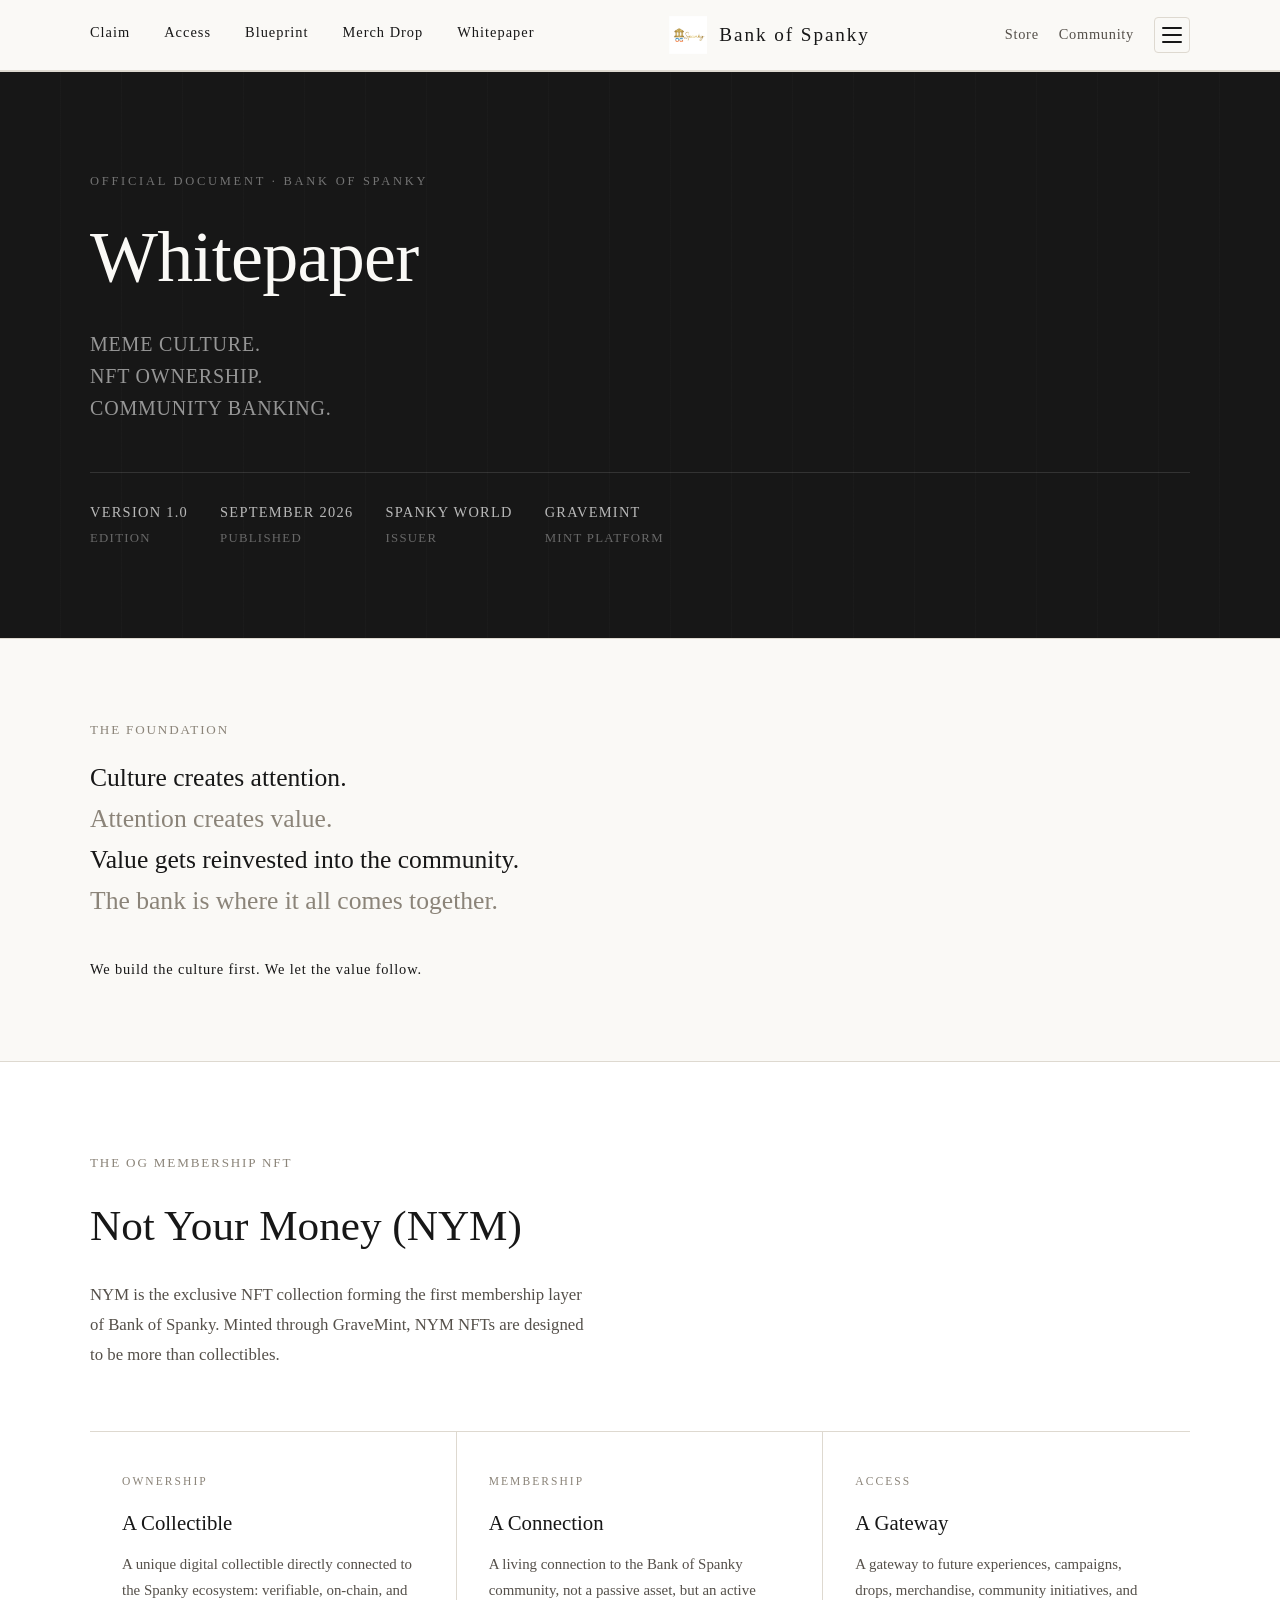
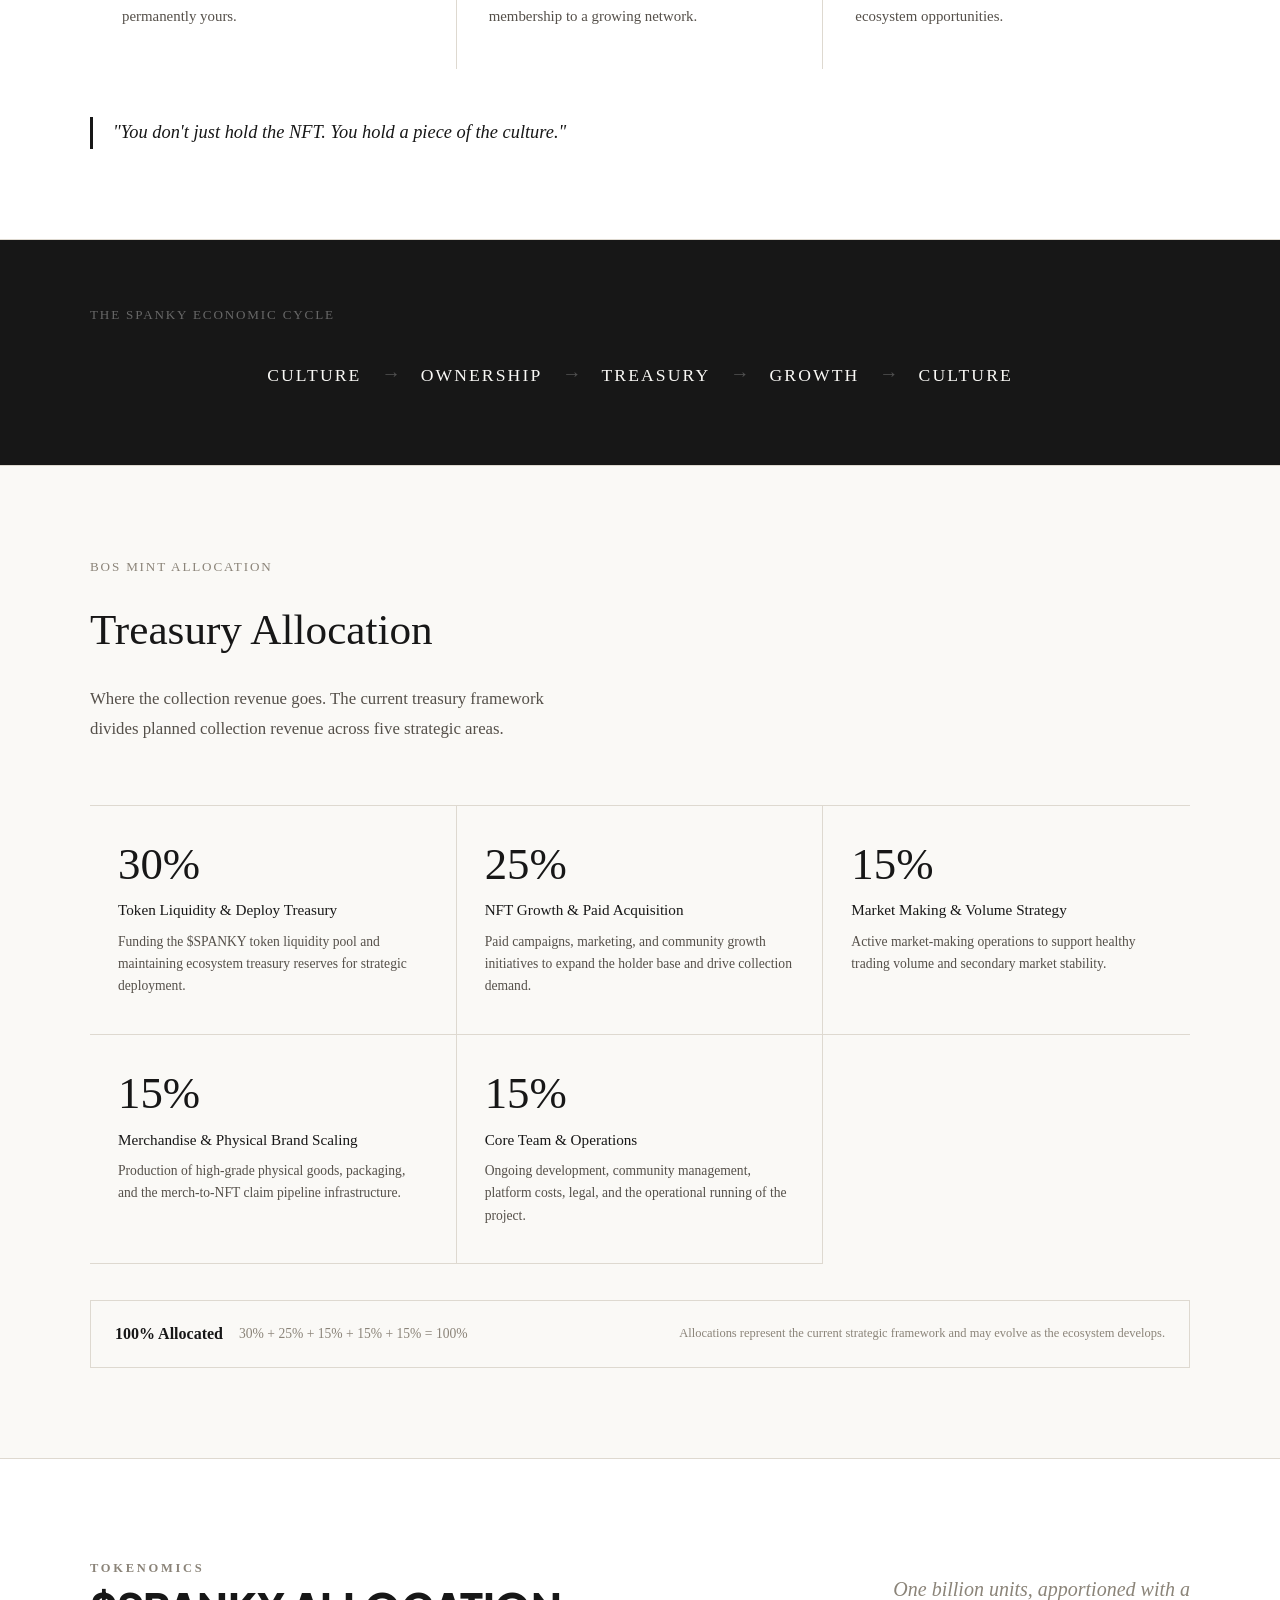
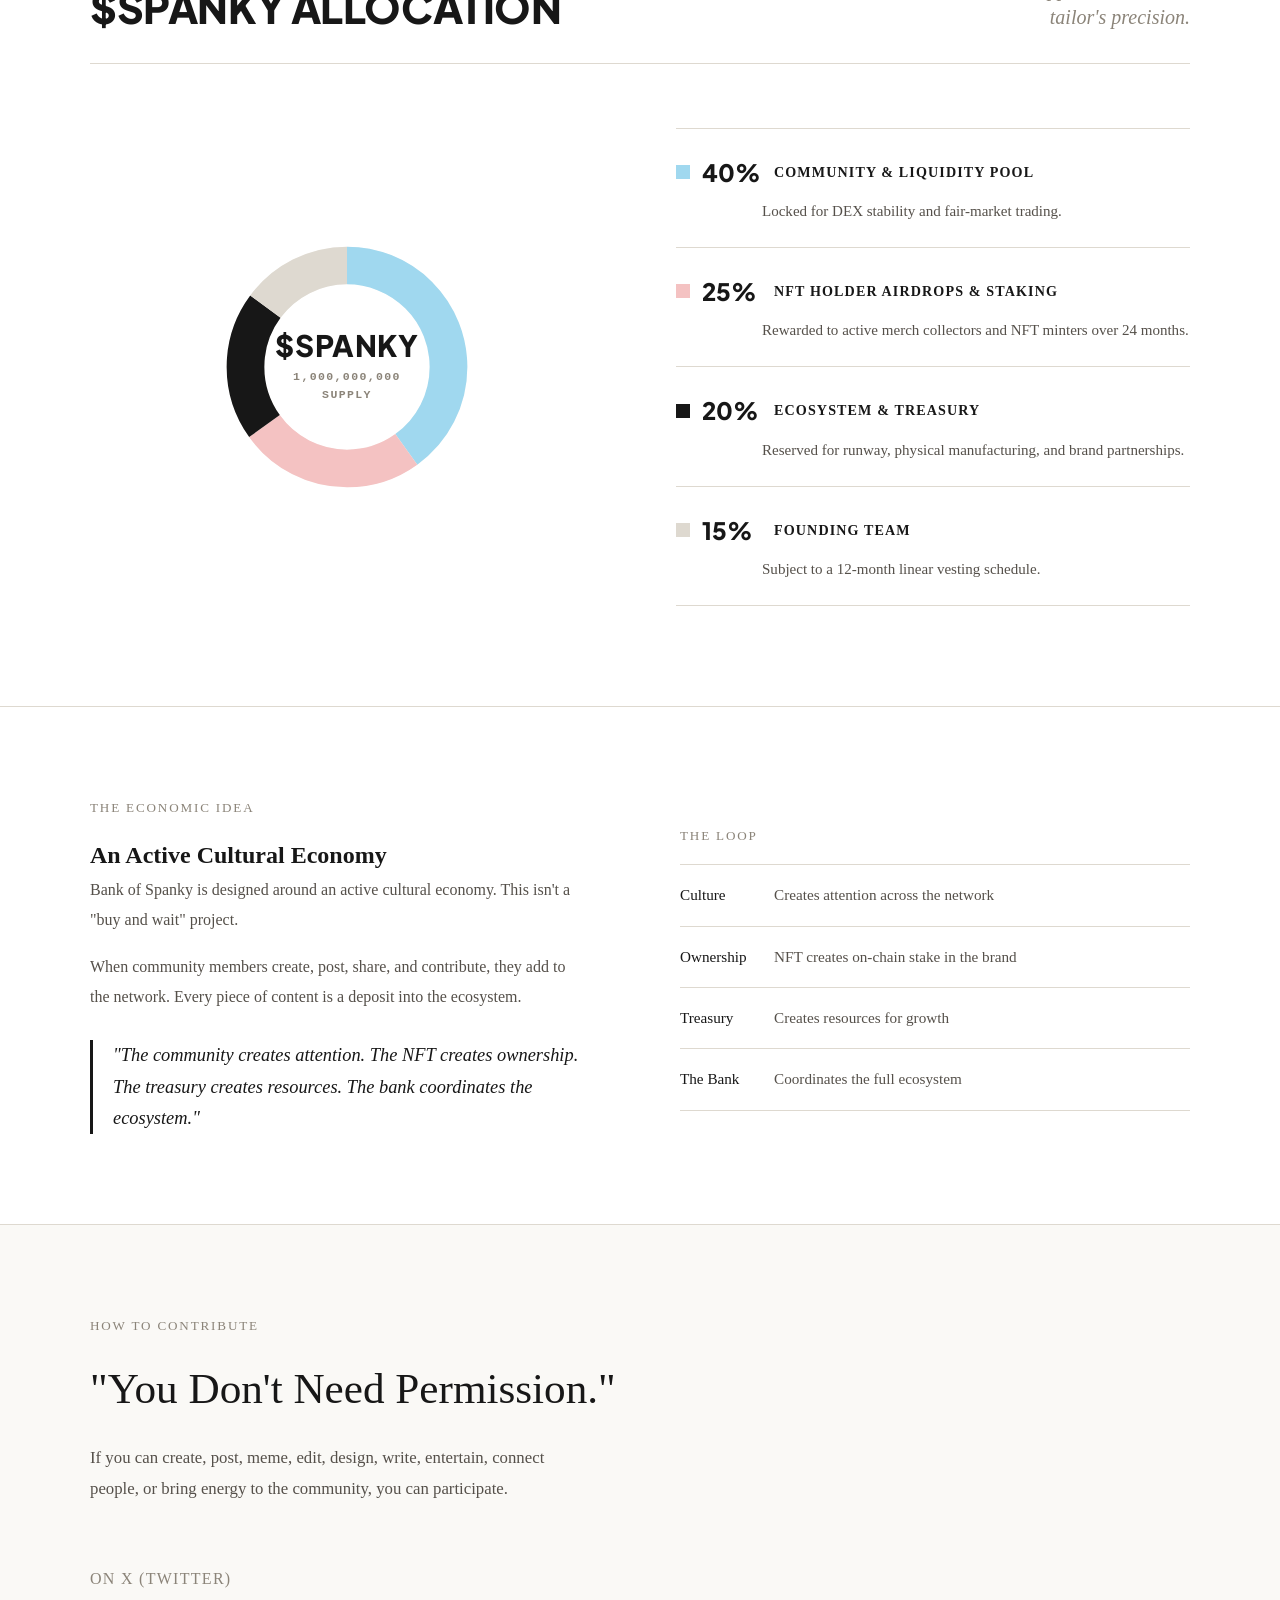
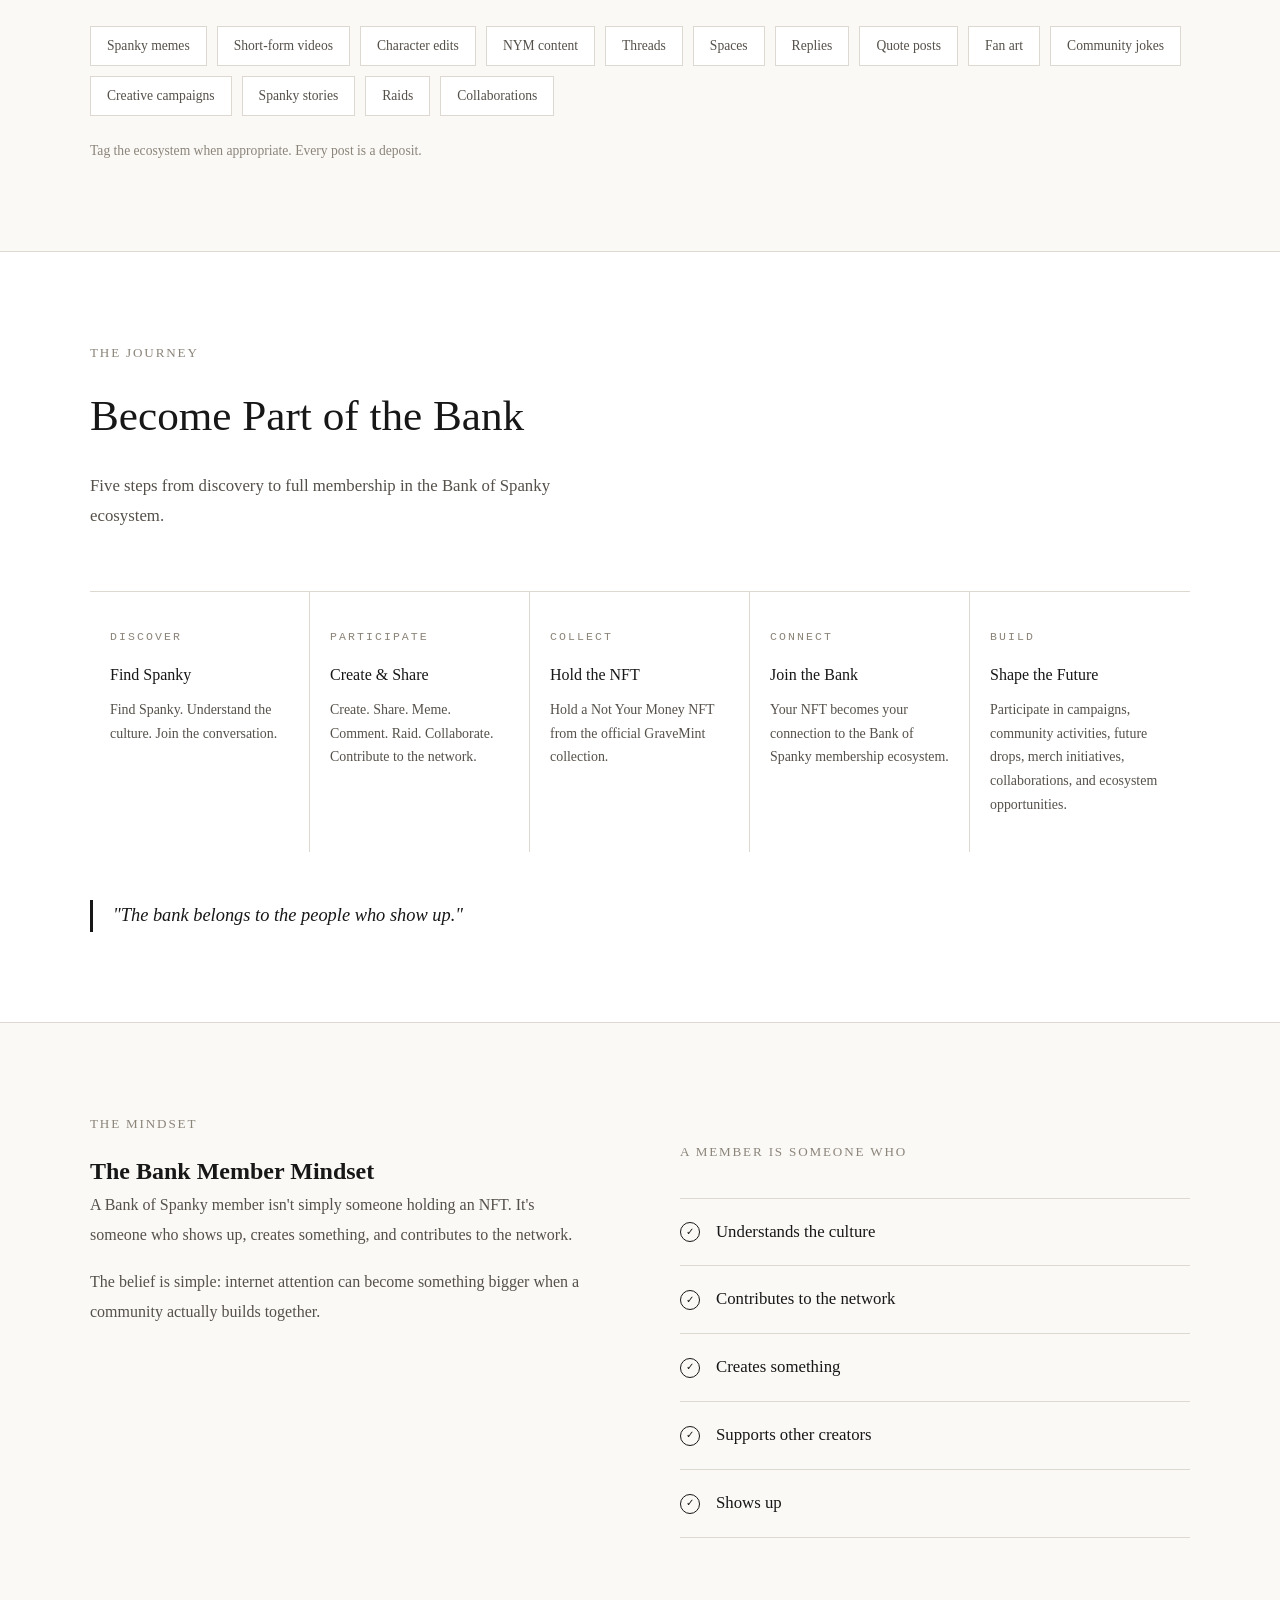
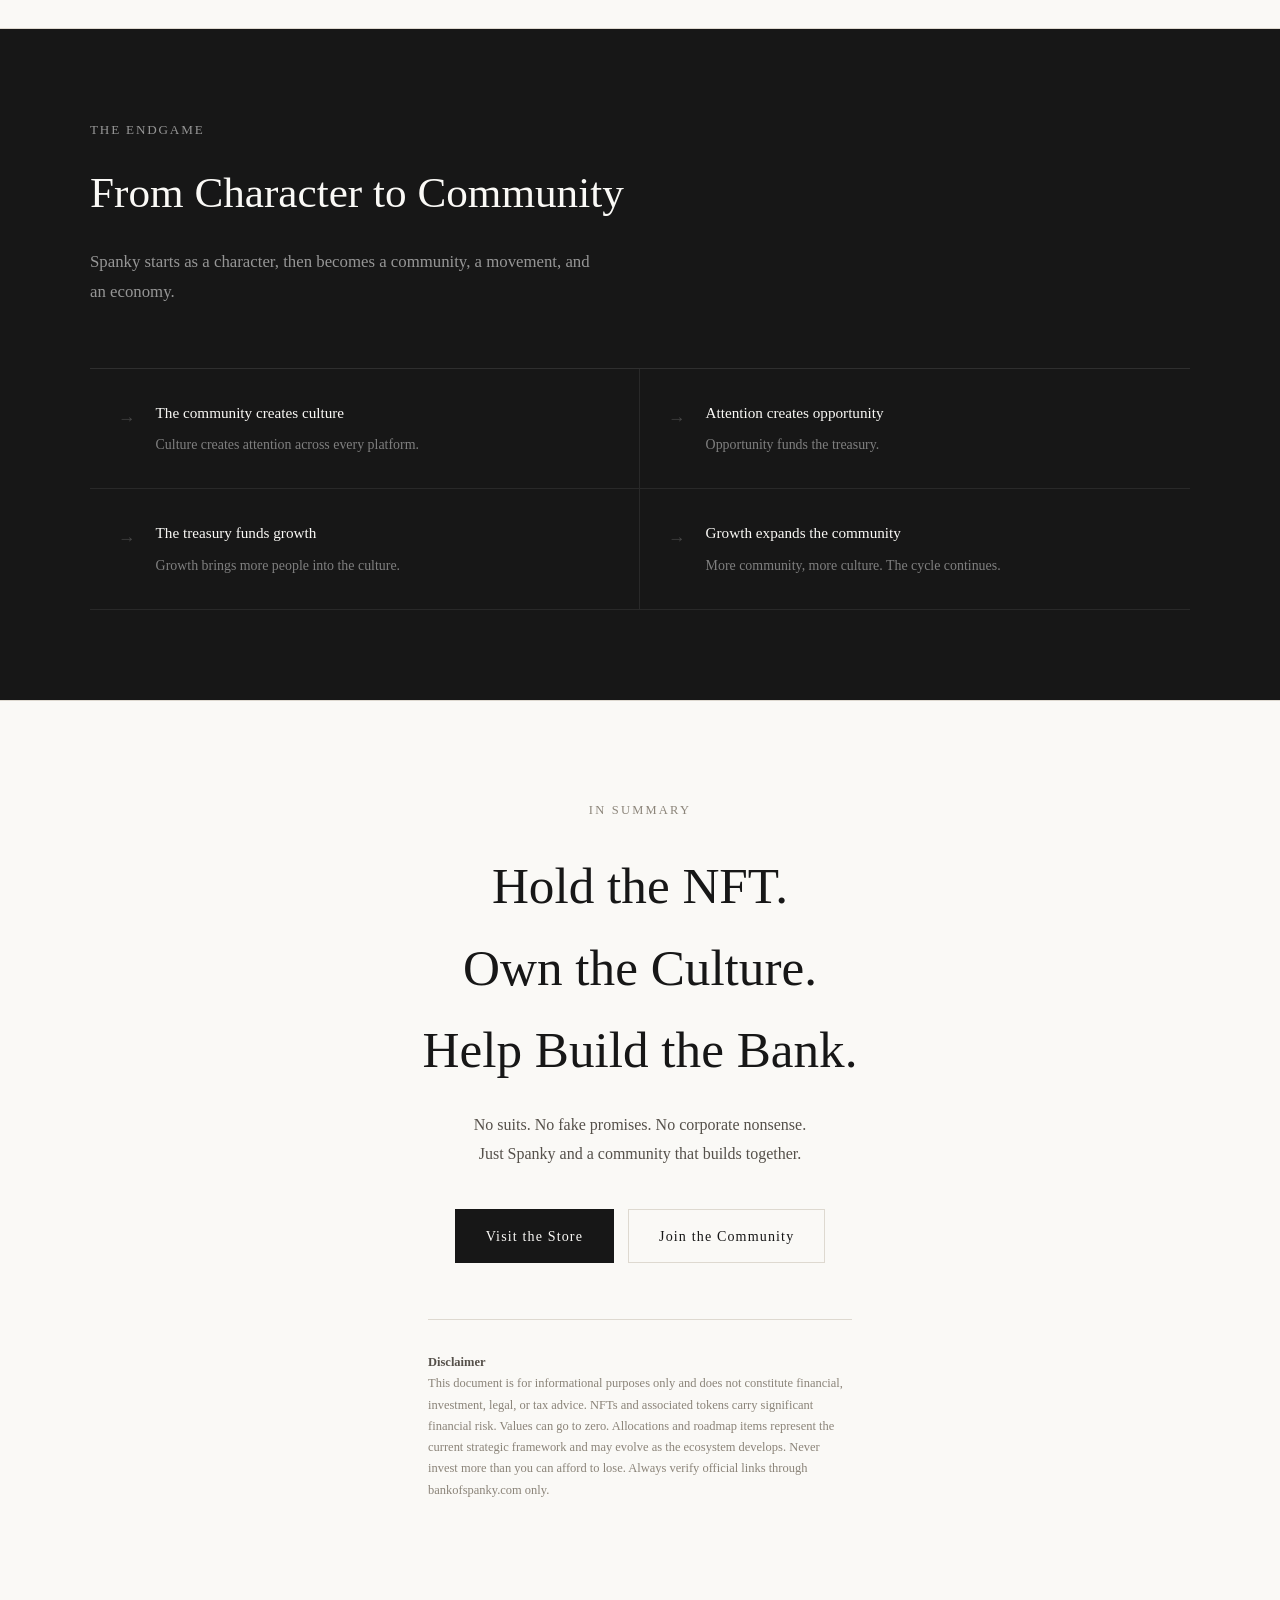
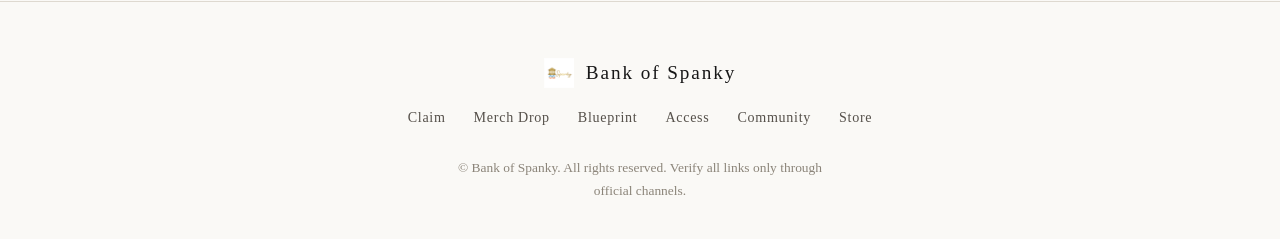
<file: whitepaper/index.html>
<!DOCTYPE html>
<html lang="en">

<head>
    <meta charset="UTF-8">
    <meta name="viewport" content="width=device-width, initial-scale=1.0">
    <meta name="description" content="Bank of Spanky Whitepaper. Meme Culture. NFT Ownership. Community Banking.">
    <title>Whitepaper | Bank of Spanky</title>
    <link rel="preconnect" href="https://fonts.googleapis.com">
    <link rel="preconnect" href="https://fonts.gstatic.com" crossorigin>
    <link
        href="https://fonts.googleapis.com/css2?family=Inter:wght@400;500;600;700&family=Plus+Jakarta+Sans:wght@500;600;700;800&family=Georgia&display=swap"
        rel="stylesheet">
    <link rel="stylesheet" href="../spanky.css">
    <style>
        /* ── COVER ── */
        .wp-cover {
            padding: 100px 0 90px;
            border-bottom: 1px solid var(--line);
            background: var(--ink);
            color: var(--ivory);
            position: relative;
            overflow: hidden;
        }

        .wp-cover::before {
            content: '';
            position: absolute;
            inset: 0;
            background: repeating-linear-gradient(90deg,
                    transparent,
                    transparent 60px,
                    rgba(255, 255, 255, 0.015) 60px,
                    rgba(255, 255, 255, 0.015) 61px);
            pointer-events: none;
        }

        .wp-cover .wrap {
            position: relative;
        }

        .wp-cover .cover-eyebrow {
            font-size: 0.78rem;
            letter-spacing: 0.22em;
            text-transform: uppercase;
            color: rgba(255, 255, 255, 0.4);
            margin-bottom: 28px;
        }

        .wp-cover h1 {
            font-size: clamp(2.6rem, 6vw, 4.5rem);
            font-weight: 400;
            line-height: 1.05;
            margin-bottom: 32px;
            letter-spacing: -0.01em;
            color: var(--ivory);
        }

        .wp-cover .cover-tagline {
            font-size: clamp(1rem, 2vw, 1.25rem);
            color: rgba(255, 255, 255, 0.55);
            line-height: 1.6;
            letter-spacing: 0.04em;
            text-transform: uppercase;
            max-width: 44ch;
            margin-bottom: 48px;
        }

        .wp-cover .cover-tagline span {
            display: block;
        }

        .cover-meta {
            display: flex;
            gap: 32px;
            flex-wrap: wrap;
            border-top: 1px solid rgba(255, 255, 255, 0.12);
            padding-top: 28px;
        }

        .cover-meta-item {
            font-size: 0.8rem;
            color: rgba(255, 255, 255, 0.35);
            letter-spacing: 0.1em;
            text-transform: uppercase;
        }

        .cover-meta-item strong {
            display: block;
            color: rgba(255, 255, 255, 0.7);
            font-weight: 400;
            margin-bottom: 4px;
            font-size: 0.9rem;
        }

        /* ── MANIFESTO STRIP ── */
        .wp-manifesto {
            padding: 80px 0;
            border-bottom: 1px solid var(--line);
            background: var(--ivory);
        }

        .manifesto-cycle {
            font-size: clamp(1.1rem, 2.5vw, 1.6rem);
            font-weight: 400;
            line-height: 1.6;
            color: var(--ink);
            max-width: 55ch;
            margin-bottom: 36px;
        }

        .manifesto-cycle em {
            font-style: normal;
            color: var(--warm-grey);
        }

        .manifesto-tagline {
            font-size: 0.9rem;
            font-weight: 500;
            color: var(--ink);
            letter-spacing: 0.06em;
        }

        /* ── GENERIC SECTION ── */
        .wp-section {
            padding: 90px 0;
            border-bottom: 1px solid var(--line);
        }

        .wp-section.bg-ivory {
            background: var(--ivory);
        }

        .wp-section.bg-paper {
            background: var(--paper);
        }

        .wp-section.bg-dark {
            background: var(--ink);
            color: var(--ivory);
        }

        .wp-section.bg-dark .section-eyebrow,
        .wp-section.bg-dark p {
            color: rgba(255, 255, 255, 0.55);
        }

        .wp-section.bg-dark h2 {
            color: var(--ivory);
        }

        /* ── TWO-COL LAYOUT ── */
        .wp-two-col {
            display: grid;
            grid-template-columns: 1fr;
            gap: 64px;
        }

        @media (min-width: 840px) {
            .wp-two-col {
                grid-template-columns: 1fr 1fr;
                gap: 80px;
            }
        }

        /* ── BODY TEXT ── */
        .wp-body {
            font-size: 1rem;
            color: var(--ink-soft);
            line-height: 1.9;
            max-width: 62ch;
        }

        .wp-body p {
            margin-bottom: 16px;
        }

        .wp-body p:last-child {
            margin-bottom: 0;
        }

        .wp-body .pull-quote {
            font-size: 1.15rem;
            color: var(--ink);
            font-style: italic;
            border-left: 3px solid var(--ink);
            padding-left: 20px;
            margin: 28px 0;
            font-family: 'Georgia', serif;
            line-height: 1.7;
        }

        /* ── NYM CARDS ── */
        .nym-grid {
            display: grid;
            grid-template-columns: 1fr;
            gap: 0;
            border-top: 1px solid var(--line);
            margin-top: 48px;
        }

        @media (min-width: 720px) {
            .nym-grid {
                grid-template-columns: repeat(3, 1fr);
            }
        }

        .nym-card {
            padding: 40px 36px 40px 0;
            border-bottom: 1px solid var(--line);
        }

        @media (min-width: 720px) {
            .nym-card {
                border-right: 1px solid var(--line);
                border-bottom: none;
                padding: 40px 32px;
            }

            .nym-card:last-child {
                border-right: none;
            }
        }

        .nym-card .card-num {
            font-size: 0.72rem;
            letter-spacing: 0.18em;
            text-transform: uppercase;
            color: var(--warm-grey);
            margin-bottom: 16px;
        }

        .nym-card h3 {
            font-size: 1.3rem;
            font-weight: 400;
            margin-bottom: 12px;
        }

        .nym-card p {
            font-size: 0.93rem;
            color: var(--ink-soft);
            line-height: 1.75;
        }

        /* ── CYCLE STRIP ── */
        .cycle-strip {
            padding: 64px 0;
            border-bottom: 1px solid var(--line);
            background: var(--ink);
        }

        .cycle-inner {
            display: flex;
            align-items: center;
            gap: 0;
            flex-wrap: wrap;
            justify-content: center;
        }

        .cycle-step {
            font-size: clamp(0.85rem, 1.8vw, 1.1rem);
            font-weight: 400;
            color: var(--ivory);
            letter-spacing: 0.12em;
            text-transform: uppercase;
            padding: 12px 20px;
            text-align: center;
        }

        .cycle-arrow {
            font-size: 1.2rem;
            color: rgba(255, 255, 255, 0.25);
            flex-shrink: 0;
        }

        /* ── TREASURY ── */
        .treasury-grid {
            display: grid;
            grid-template-columns: 1fr;
            gap: 0;
            border-top: 1px solid var(--line);
            margin-top: 48px;
        }

        @media (min-width: 640px) {
            .treasury-grid {
                grid-template-columns: repeat(2, 1fr);
            }
        }

        @media (min-width: 960px) {
            .treasury-grid {
                grid-template-columns: repeat(3, 1fr);
            }
        }

        .treasury-item {
            padding: 36px 32px 36px 0;
            border-bottom: 1px solid var(--line);
        }

        @media (min-width: 640px) {
            .treasury-item {
                border-right: 1px solid var(--line);
                padding: 36px 28px;
            }

            .treasury-item:nth-child(2n) {
                border-right: none;
            }
        }

        @media (min-width: 960px) {
            .treasury-item:nth-child(2n) {
                border-right: 1px solid var(--line);
            }

            .treasury-item:nth-child(3n) {
                border-right: none;
            }
        }

        .treasury-pct {
            font-size: 2.8rem;
            font-weight: 400;
            font-family: 'Georgia', serif;
            color: var(--ink);
            line-height: 1;
            margin-bottom: 12px;
        }

        .treasury-label {
            font-size: 0.95rem;
            font-weight: 500;
            color: var(--ink);
            margin-bottom: 8px;
        }

        .treasury-desc {
            font-size: 0.85rem;
            color: var(--ink-soft);
            line-height: 1.65;
        }

        .treasury-total {
            margin-top: 36px;
            padding: 20px 24px;
            border: 1px solid var(--line);
            background: var(--ivory);
            font-size: 0.85rem;
            color: var(--warm-grey);
            display: flex;
            gap: 16px;
            align-items: center;
            flex-wrap: wrap;
        }

        .treasury-total strong {
            color: var(--ink);
            font-size: 1rem;
        }

        /* ── CONTENT TYPES ON X ── */
        .content-cloud {
            display: flex;
            flex-wrap: wrap;
            gap: 10px;
            margin-top: 32px;
        }

        .content-tag {
            padding: 8px 16px;
            border: 1px solid var(--line);
            font-size: 0.85rem;
            color: var(--ink-soft);
            background: var(--paper);
            transition: border-color 0.2s ease, color 0.2s ease;
        }

        .content-tag:hover {
            border-color: var(--ink);
            color: var(--ink);
        }

        /* ── STEPS ── */
        .steps-grid {
            display: grid;
            grid-template-columns: 1fr;
            gap: 0;
            border-top: 1px solid var(--line);
            margin-top: 48px;
        }

        @media (min-width: 720px) {
            .steps-grid {
                grid-template-columns: repeat(5, 1fr);
            }
        }

        .step-item {
            padding: 36px 28px 36px 0;
            border-bottom: 1px solid var(--line);
        }

        @media (min-width: 720px) {
            .step-item {
                border-right: 1px solid var(--line);
                border-bottom: none;
                padding: 36px 20px;
            }

            .step-item:last-child {
                border-right: none;
            }
        }

        .step-num {
            font-size: 0.72rem;
            letter-spacing: 0.18em;
            text-transform: uppercase;
            color: var(--warm-grey);
            font-family: 'Courier New', monospace;
            margin-bottom: 16px;
        }

        .step-title {
            font-size: 1rem;
            font-weight: 500;
            margin-bottom: 10px;
        }

        .step-desc {
            font-size: 0.87rem;
            color: var(--ink-soft);
            line-height: 1.7;
        }

        /* ── MINDSET ── */
        .mindset-list {
            list-style: none;
            margin-top: 36px;
            border-top: 1px solid var(--line);
        }

        .mindset-list li {
            padding: 20px 0;
            border-bottom: 1px solid var(--line);
            font-size: 1.05rem;
            color: var(--ink);
            display: flex;
            align-items: center;
            gap: 16px;
        }

        .mindset-list .check {
            width: 20px;
            height: 20px;
            border: 1px solid var(--ink);
            border-radius: 50%;
            flex-shrink: 0;
            display: flex;
            align-items: center;
            justify-content: center;
            font-size: 0.65rem;
        }

        /* ── ENDGAME LOOP ── */
        .endgame-loop {
            display: grid;
            grid-template-columns: 1fr;
            gap: 0;
            margin-top: 48px;
            border-top: 1px solid rgba(255, 255, 255, 0.1);
        }

        @media (min-width: 720px) {
            .endgame-loop {
                grid-template-columns: repeat(2, 1fr);
            }
        }

        .endgame-item {
            padding: 32px 0;
            border-bottom: 1px solid rgba(255, 255, 255, 0.08);
            display: flex;
            gap: 20px;
            align-items: flex-start;
        }

        @media (min-width: 720px) {
            .endgame-item {
                border-right: 1px solid rgba(255, 255, 255, 0.08);
                padding: 32px 28px;
            }

            .endgame-item:nth-child(2n) {
                border-right: none;
            }
        }

        .endgame-arrow {
            font-size: 1.1rem;
            color: rgba(255, 255, 255, 0.2);
            flex-shrink: 0;
            padding-top: 3px;
        }

        .endgame-text strong {
            display: block;
            color: var(--ivory);
            font-size: 0.95rem;
            font-weight: 500;
            margin-bottom: 6px;
        }

        .endgame-text span {
            font-size: 0.87rem;
            color: rgba(255, 255, 255, 0.45);
            line-height: 1.6;
        }

        /* ── CLOSING CTA ── */
        .wp-closing {
            padding: 100px 0;
            border-bottom: 1px solid var(--line);
            background: var(--ivory);
            text-align: center;
        }

        .wp-closing h2 {
            font-size: clamp(2rem, 5vw, 3.2rem);
            font-weight: 400;
            margin-bottom: 20px;
        }

        .wp-closing .closing-copy {
            font-size: 1rem;
            color: var(--ink-soft);
            line-height: 1.8;
            max-width: 44ch;
            margin: 0 auto 40px;
        }

        .wp-disclaimer {
            margin-top: 56px;
            padding-top: 32px;
            border-top: 1px solid var(--line);
            font-size: 0.78rem;
            color: var(--warm-grey);
            line-height: 1.7;
            text-align: left;
            max-width: 68ch;
            margin-left: auto;
            margin-right: auto;
        }
    </style>
</head>

<body>

    <!-- MOBILE MENU OVERLAY -->
    <div class="mobile-menu-overlay" id="mobileMenu" role="dialog" aria-modal="true" aria-label="Navigation menu">
        <div class="mobile-menu-inner">
            <button class="menu-close-btn" id="menuCloseBtn" aria-label="Close menu">&#10005;</button>
            <nav class="mobile-nav" aria-label="Mobile navigation">
                <a href="../index.html" class="mobile-nav-link">Home</a>
                <a href="../claim.html" class="mobile-nav-link">Claim</a>
                <a href="../access.html" class="mobile-nav-link">Access</a>
                <a href="../blueprint.html" class="mobile-nav-link">Blueprint</a>
                <a href="../merch.html" class="mobile-nav-link">Merch Drop</a>
                <a href="https://ogspanky.com" target="_blank" rel="noopener" class="mobile-nav-link">Store</a>
                <a href="../community.html" class="mobile-nav-link">Community</a>
                <a href="../whitepaper/" class="mobile-nav-link">Whitepaper</a>
            </nav>
        </div>
    </div>

    <header>
        <nav>
            <div class="navlinks">
                <a href="../claim.html">Claim</a>
                <a href="../access.html">Access</a>
                <a href="../blueprint.html">Blueprint</a>
                <a href="../merch.html">Merch Drop</a>
                <a href="../whitepaper/">Whitepaper</a>
            </div>
            <div class="brand">
                <a href="../index.html" style="display:flex;align-items:center;gap:12px;">
                    <img src="../logo.png" alt="Bank of Spanky logo">
                    Bank of Spanky
                </a>
            </div>
            <div class="nav-right">
                <div class="navicons">
                    <a href="https://ogspanky.com" target="_blank" rel="noopener">Store</a>
                    <a href="../community.html">Community</a>
                </div>
                <button class="hamburger-btn" id="hamburgerBtn" aria-label="Open navigation menu" aria-expanded="false"
                    aria-controls="mobileMenu">
                    <span class="ham-line"></span>
                    <span class="ham-line"></span>
                    <span class="ham-line"></span>
                </button>
            </div>
        </nav>
    </header>
    <div class="pink-rule"></div>

    <!-- ══════════════════════════════════════
         COVER
    ══════════════════════════════════════ -->
    <section class="wp-cover">
        <div class="wrap">
            <div class="cover-eyebrow">Official Document · Bank of Spanky</div>
            <h1>Whitepaper</h1>
            <p class="cover-tagline">
                <span>Meme Culture.</span>
                <span>NFT Ownership.</span>
                <span>Community Banking.</span>
            </p>
            <div class="cover-meta">
                <div class="cover-meta-item"><strong>Version 1.0</strong>Edition</div>
                <div class="cover-meta-item"><strong>September 2026</strong>Published</div>
                <div class="cover-meta-item"><strong>Spanky World</strong>Issuer</div>
                <div class="cover-meta-item"><strong>GraveMint</strong>Mint Platform</div>
            </div>
        </div>
    </section>

    <!-- ══════════════════════════════════════
         MANIFESTO
    ══════════════════════════════════════ -->
    <section class="wp-manifesto">
        <div class="wrap">
            <div class="section-eyebrow">The Foundation</div>
            <p class="manifesto-cycle">
                Culture creates attention.<br>
                <em>Attention creates value.</em><br>
                Value gets reinvested into the community.<br>
                <em>The bank is where it all comes together.</em>
            </p>
            <p class="manifesto-tagline">We build the culture first. We let the value follow.</p>
        </div>
    </section>

    <!-- ══════════════════════════════════════
         NOT YOUR MONEY — NYM NFT
    ══════════════════════════════════════ -->
    <section class="wp-section bg-paper">
        <div class="wrap">
            <div class="section-eyebrow">The OG Membership NFT</div>
            <div class="section-head">
                <h2>Not Your Money (NYM)</h2>
                <p>NYM is the exclusive NFT collection forming the first membership layer of Bank of Spanky. Minted
                    through GraveMint, NYM NFTs are designed to be more than collectibles.</p>
            </div>
            <div class="nym-grid">
                <div class="nym-card">
                    <div class="card-num">Ownership</div>
                    <h3>A Collectible</h3>
                    <p>A unique digital collectible directly connected to the Spanky ecosystem: verifiable, on-chain,
                        and permanently yours.</p>
                </div>
                <div class="nym-card">
                    <div class="card-num">Membership</div>
                    <h3>A Connection</h3>
                    <p>A living connection to the Bank of Spanky community, not a passive asset, but an active
                        membership to a growing network.</p>
                </div>
                <div class="nym-card">
                    <div class="card-num">Access</div>
                    <h3>A Gateway</h3>
                    <p>A gateway to future experiences, campaigns, drops, merchandise, community initiatives, and
                        ecosystem opportunities.</p>
                </div>
            </div>
            <div class="wp-body" style="margin-top:48px;">
                <p class="pull-quote">"You don't just hold the NFT. You hold a piece of the culture."</p>
            </div>
        </div>
    </section>

    <!-- ══════════════════════════════════════
         ECONOMIC CYCLE STRIP
    ══════════════════════════════════════ -->
    <div class="cycle-strip">
        <div class="wrap">
            <div class="section-eyebrow" style="color:rgba(255,255,255,0.35);margin-bottom:24px;">The Spanky Economic
                Cycle</div>
            <div class="cycle-inner">
                <div class="cycle-step">Culture</div>
                <div class="cycle-arrow">→</div>
                <div class="cycle-step">Ownership</div>
                <div class="cycle-arrow">→</div>
                <div class="cycle-step">Treasury</div>
                <div class="cycle-arrow">→</div>
                <div class="cycle-step">Growth</div>
                <div class="cycle-arrow">→</div>
                <div class="cycle-step">Culture</div>
            </div>
        </div>
    </div>

    <!-- ══════════════════════════════════════
         TREASURY ALLOCATION
    ══════════════════════════════════════ -->
    <section class="wp-section bg-ivory">
        <div class="wrap">
            <div class="section-eyebrow">BoS Mint Allocation</div>
            <div class="section-head">
                <h2>Treasury Allocation</h2>
                <p>Where the collection revenue goes. The current treasury framework divides planned collection revenue
                    across five strategic areas.</p>
            </div>
            <div class="treasury-grid">
                <div class="treasury-item">
                    <div class="treasury-pct">30%</div>
                    <div class="treasury-label">Token Liquidity &amp; Deploy Treasury</div>
                    <p class="treasury-desc">Funding the $SPANKY token liquidity pool and maintaining ecosystem treasury
                        reserves for strategic deployment.</p>
                </div>
                <div class="treasury-item">
                    <div class="treasury-pct">25%</div>
                    <div class="treasury-label">NFT Growth &amp; Paid Acquisition</div>
                    <p class="treasury-desc">Paid campaigns, marketing, and community growth initiatives to expand the
                        holder base and drive collection demand.</p>
                </div>
                <div class="treasury-item">
                    <div class="treasury-pct">15%</div>
                    <div class="treasury-label">Market Making &amp; Volume Strategy</div>
                    <p class="treasury-desc">Active market-making operations to support healthy trading volume and
                        secondary market stability.</p>
                </div>
                <div class="treasury-item">
                    <div class="treasury-pct">15%</div>
                    <div class="treasury-label">Merchandise &amp; Physical Brand Scaling</div>
                    <p class="treasury-desc">Production of high-grade physical goods, packaging, and the merch-to-NFT
                        claim pipeline infrastructure.</p>
                </div>
                <div class="treasury-item">
                    <div class="treasury-pct">15%</div>
                    <div class="treasury-label">Core Team &amp; Operations</div>
                    <p class="treasury-desc">Ongoing development, community management, platform costs, legal, and the
                        operational running of the project.</p>
                </div>
            </div>
            <div class="treasury-total">
                <strong>100% Allocated</strong>
                <span>30% + 25% + 15% + 15% + 15% = 100%</span>
                <span style="margin-left:auto;font-size:0.78rem;">Allocations represent the current strategic framework
                    and may evolve as the ecosystem develops.</span>
            </div>
        </div>
    </section>

    <!-- ══════════════════════════════════════
         TOKENOMICS / $SPANKY ALLOCATION
    ══════════════════════════════════════ -->
    <section class="tokenomics-section" id="tokenomics">
        <div class="wrap">
            <div class="tokenomics-header">
                <div class="tokenomics-header-left">
                    <div class="tokenomics-title-wrap">
                        <span class="tokenomics-eyebrow">TOKENOMICS</span>
                        <h2 class="tokenomics-title">$SPANKY ALLOCATION</h2>
                    </div>
                </div>
                <p class="tokenomics-slogan">One billion units, apportioned with a tailor's precision.</p>
            </div>
            <div class="tokenomics-divider"></div>

            <div class="tokenomics-grid">
                <div class="tokenomics-chart-col">
                    <div class="donut-chart-container">
                        <svg viewBox="0 0 200 200" width="290" height="290" class="donut-svg"
                            aria-label="Tokenomics Allocation Donut Chart">
                            <!-- Background track ring -->
                            <circle cx="100" cy="100" r="70" fill="none" stroke="#FAF9F6" stroke-width="26" />
                            <!-- 40% Community & Liquidity Pool (#A0D8EF) -->
                            <circle cx="100" cy="100" r="70" fill="none" stroke="#A0D8EF" stroke-width="26"
                                stroke-dasharray="175.93 263.89" stroke-dashoffset="0"
                                transform="rotate(-90 100 100)" />
                            <!-- 25% NFT Holder Airdrops & Staking (#F4C2C2) -->
                            <circle cx="100" cy="100" r="70" fill="none" stroke="#F4C2C2" stroke-width="26"
                                stroke-dasharray="109.96 329.86" stroke-dashoffset="-175.93"
                                transform="rotate(-90 100 100)" />
                            <!-- 20% Ecosystem & Treasury (#171717) -->
                            <circle cx="100" cy="100" r="70" fill="none" stroke="#171717" stroke-width="26"
                                stroke-dasharray="87.96 351.86" stroke-dashoffset="-285.89"
                                transform="rotate(-90 100 100)" />
                            <!-- 15% Founding Team (#DED9D0) -->
                            <circle cx="100" cy="100" r="70" fill="none" stroke="#DED9D0" stroke-width="26"
                                stroke-dasharray="65.97 373.85" stroke-dashoffset="-373.85"
                                transform="rotate(-90 100 100)" />
                        </svg>
                        <div class="donut-center-label">
                            <span class="donut-symbol">$SPANKY</span>
                            <span class="donut-supply">1,000,000,000 SUPPLY</span>
                        </div>
                    </div>
                </div>

                <div class="tokenomics-list-col">
                    <div class="tokenomics-item">
                        <div class="tokenomics-item-head">
                            <span class="tokenomics-badge" style="background-color: #A0D8EF;"></span>
                            <span class="tokenomics-pct">40%</span>
                            <span class="tokenomics-item-title">COMMUNITY &amp; LIQUIDITY POOL</span>
                        </div>
                        <p class="tokenomics-item-desc">Locked for DEX stability and fair-market trading.</p>
                    </div>

                    <div class="tokenomics-item">
                        <div class="tokenomics-item-head">
                            <span class="tokenomics-badge" style="background-color: #F4C2C2;"></span>
                            <span class="tokenomics-pct">25%</span>
                            <span class="tokenomics-item-title">NFT HOLDER AIRDROPS &amp; STAKING</span>
                        </div>
                        <p class="tokenomics-item-desc">Rewarded to active merch collectors and NFT minters over 24
                            months.</p>
                    </div>

                    <div class="tokenomics-item">
                        <div class="tokenomics-item-head">
                            <span class="tokenomics-badge" style="background-color: #171717;"></span>
                            <span class="tokenomics-pct">20%</span>
                            <span class="tokenomics-item-title">ECOSYSTEM &amp; TREASURY</span>
                        </div>
                        <p class="tokenomics-item-desc">Reserved for runway, physical manufacturing, and brand
                            partnerships.</p>
                    </div>

                    <div class="tokenomics-item">
                        <div class="tokenomics-item-head">
                            <span class="tokenomics-badge" style="background-color: #DED9D0;"></span>
                            <span class="tokenomics-pct">15%</span>
                            <span class="tokenomics-item-title">FOUNDING TEAM</span>
                        </div>
                        <p class="tokenomics-item-desc">Subject to a 12-month linear vesting schedule.</p>
                    </div>
                </div>
            </div>
        </div>
    </section>

    <!-- ══════════════════════════════════════
         THE ECONOMIC IDEA
    ══════════════════════════════════════ -->
    <section class="wp-section bg-paper">
        <div class="wrap">
            <div class="wp-two-col">
                <div>
                    <div class="section-eyebrow">The Economic Idea</div>
                    <h2>An Active Cultural Economy</h2>
                    <div class="wp-body">
                        <p>Bank of Spanky is designed around an active cultural economy. This isn't a "buy and wait"
                            project.</p>
                        <p>When community members create, post, share, and contribute, they add to the network. Every
                            piece of content is a deposit into the ecosystem.</p>
                        <p class="pull-quote">"The community creates attention. The NFT creates ownership. The treasury
                            creates resources. The bank coordinates the ecosystem."</p>
                    </div>
                </div>
                <div>
                    <div class="section-eyebrow" style="margin-top:28px;">The Loop</div>
                    <ul style="list-style:none;border-top:1px solid var(--line);margin-top:16px;">
                        <li
                            style="padding:18px 0;border-bottom:1px solid var(--line);font-size:0.95rem;color:var(--ink-soft);display:flex;gap:14px;align-items:center;">
                            <span style="font-weight:500;color:var(--ink);min-width:80px;">Culture</span> Creates
                            attention across the network</li>
                        <li
                            style="padding:18px 0;border-bottom:1px solid var(--line);font-size:0.95rem;color:var(--ink-soft);display:flex;gap:14px;align-items:center;">
                            <span style="font-weight:500;color:var(--ink);min-width:80px;">Ownership</span> NFT creates
                            on-chain stake in the brand</li>
                        <li
                            style="padding:18px 0;border-bottom:1px solid var(--line);font-size:0.95rem;color:var(--ink-soft);display:flex;gap:14px;align-items:center;">
                            <span style="font-weight:500;color:var(--ink);min-width:80px;">Treasury</span> Creates
                            resources for growth</li>
                        <li
                            style="padding:18px 0;border-bottom:1px solid var(--line);font-size:0.95rem;color:var(--ink-soft);display:flex;gap:14px;align-items:center;">
                            <span style="font-weight:500;color:var(--ink);min-width:80px;">The Bank</span> Coordinates
                            the full ecosystem</li>
                    </ul>
                </div>
            </div>
        </div>
    </section>

    <!-- ══════════════════════════════════════
         HOW TO CONTRIBUTE
    ══════════════════════════════════════ -->
    <section class="wp-section bg-ivory">
        <div class="wrap">
            <div class="section-eyebrow">How to Contribute</div>
            <div class="section-head">
                <h2>"You Don't Need Permission."</h2>
                <p>If you can create, post, meme, edit, design, write, entertain, connect people, or bring energy to the
                    community, you can participate.</p>
            </div>
            <div class="wp-body" style="margin-bottom:32px;">
                <h3
                    style="font-size:1rem;font-weight:500;letter-spacing:0.08em;text-transform:uppercase;margin-bottom:0;color:var(--warm-grey);">
                    On X (Twitter)</h3>
            </div>
            <div class="content-cloud">
                <span class="content-tag">Spanky memes</span>
                <span class="content-tag">Short-form videos</span>
                <span class="content-tag">Character edits</span>
                <span class="content-tag">NYM content</span>
                <span class="content-tag">Threads</span>
                <span class="content-tag">Spaces</span>
                <span class="content-tag">Replies</span>
                <span class="content-tag">Quote posts</span>
                <span class="content-tag">Fan art</span>
                <span class="content-tag">Community jokes</span>
                <span class="content-tag">Creative campaigns</span>
                <span class="content-tag">Spanky stories</span>
                <span class="content-tag">Raids</span>
                <span class="content-tag">Collaborations</span>
            </div>
            <p style="margin-top:24px;font-size:0.85rem;color:var(--warm-grey);">Tag the ecosystem when appropriate.
                Every post is a deposit.</p>
        </div>
    </section>

    <!-- ══════════════════════════════════════
         BECOME PART OF THE BANK
    ══════════════════════════════════════ -->
    <section class="wp-section bg-paper">
        <div class="wrap">
            <div class="section-eyebrow">The Journey</div>
            <div class="section-head">
                <h2>Become Part of the Bank</h2>
                <p>Five steps from discovery to full membership in the Bank of Spanky ecosystem.</p>
            </div>
            <div class="steps-grid">
                <div class="step-item">
                    <div class="step-num">Discover</div>
                    <div class="step-title">Find Spanky</div>
                    <p class="step-desc">Find Spanky. Understand the culture. Join the conversation.</p>
                </div>
                <div class="step-item">
                    <div class="step-num">Participate</div>
                    <div class="step-title">Create &amp; Share</div>
                    <p class="step-desc">Create. Share. Meme. Comment. Raid. Collaborate. Contribute to the network.</p>
                </div>
                <div class="step-item">
                    <div class="step-num">Collect</div>
                    <div class="step-title">Hold the NFT</div>
                    <p class="step-desc">Hold a Not Your Money NFT from the official GraveMint collection.</p>
                </div>
                <div class="step-item">
                    <div class="step-num">Connect</div>
                    <div class="step-title">Join the Bank</div>
                    <p class="step-desc">Your NFT becomes your connection to the Bank of Spanky membership ecosystem.
                    </p>
                </div>
                <div class="step-item">
                    <div class="step-num">Build</div>
                    <div class="step-title">Shape the Future</div>
                    <p class="step-desc">Participate in campaigns, community activities, future drops, merch
                        initiatives, collaborations, and ecosystem opportunities.</p>
                </div>
            </div>
            <div class="wp-body" style="margin-top:48px;">
                <p class="pull-quote">"The bank belongs to the people who show up."</p>
            </div>
        </div>
    </section>

    <!-- ══════════════════════════════════════
         THE BANK MEMBER MINDSET
    ══════════════════════════════════════ -->
    <section class="wp-section bg-ivory">
        <div class="wrap">
            <div class="wp-two-col">
                <div>
                    <div class="section-eyebrow">The Mindset</div>
                    <h2>The Bank Member Mindset</h2>
                    <div class="wp-body">
                        <p>A Bank of Spanky member isn't simply someone holding an NFT. It's someone who shows up,
                            creates something, and contributes to the network.</p>
                        <p>The belief is simple: internet attention can become something bigger when a community
                            actually builds together.</p>
                    </div>
                </div>
                <div>
                    <div class="section-eyebrow" style="margin-top:28px;">A member is someone who</div>
                    <ul class="mindset-list">
                        <li><span class="check">✓</span> Understands the culture</li>
                        <li><span class="check">✓</span> Contributes to the network</li>
                        <li><span class="check">✓</span> Creates something</li>
                        <li><span class="check">✓</span> Supports other creators</li>
                        <li><span class="check">✓</span> Shows up</li>
                    </ul>
                </div>
            </div>
        </div>
    </section>

    <!-- ══════════════════════════════════════
         THE ENDGAME
    ══════════════════════════════════════ -->
    <section class="wp-section bg-dark">
        <div class="wrap">
            <div class="section-eyebrow">The Endgame</div>
            <div class="section-head">
                <h2>From Character to Community</h2>
                <p>Spanky starts as a character, then becomes a community, a movement, and an economy.</p>
            </div>
            <div class="endgame-loop">
                <div class="endgame-item">
                    <div class="endgame-arrow">→</div>
                    <div class="endgame-text">
                        <strong>The community creates culture</strong>
                        <span>Culture creates attention across every platform.</span>
                    </div>
                </div>
                <div class="endgame-item">
                    <div class="endgame-arrow">→</div>
                    <div class="endgame-text">
                        <strong>Attention creates opportunity</strong>
                        <span>Opportunity funds the treasury.</span>
                    </div>
                </div>
                <div class="endgame-item">
                    <div class="endgame-arrow">→</div>
                    <div class="endgame-text">
                        <strong>The treasury funds growth</strong>
                        <span>Growth brings more people into the culture.</span>
                    </div>
                </div>
                <div class="endgame-item">
                    <div class="endgame-arrow">→</div>
                    <div class="endgame-text">
                        <strong>Growth expands the community</strong>
                        <span>More community, more culture. The cycle continues.</span>
                    </div>
                </div>
            </div>
        </div>
    </section>

    <!-- ══════════════════════════════════════
         CLOSING
    ══════════════════════════════════════ -->
    <section class="wp-closing">
        <div class="wrap">
            <p
                style="font-size:0.78rem;letter-spacing:0.18em;text-transform:uppercase;color:var(--warm-grey);margin-bottom:24px;">
                In Summary</p>
            <h2>Hold the NFT.<br>Own the Culture.<br>Help Build the Bank.</h2>
            <p class="closing-copy">No suits. No fake promises. No corporate nonsense. Just Spanky and a community that
                builds together.</p>
            <div style="display:flex;gap:14px;justify-content:center;flex-wrap:wrap;">
                <a href="https://ogspanky.com" target="_blank" rel="noopener" class="btn btn-primary">Visit the
                    Store</a>
                <a href="../community.html" class="btn btn-secondary">Join the Community</a>
            </div>
            <div class="wp-disclaimer">
                <strong style="color:var(--ink-soft);">Disclaimer</strong><br>
                This document is for informational purposes only and does not constitute financial, investment, legal,
                or tax advice. NFTs and associated tokens carry significant financial risk. Values can go to zero.
                Allocations and roadmap items represent the current strategic framework and may evolve as the ecosystem
                develops. Never invest more than you can afford to lose. Always verify official links through
                bankofspanky.com only.
            </div>
        </div>
    </section>

    <!-- FOOTER -->
    <footer>
        <div class="wrap">
            <div class="brand">
                <a href="../index.html" style="display:flex;align-items:center;gap:12px;justify-content:center;">
                    <img src="../logo.png" alt="Bank of Spanky logo">
                    Bank of Spanky
                </a>
            </div>
            <div class="footer-links">
                <a href="../claim.html">Claim</a>
                <a href="../merch.html">Merch Drop</a>
                <a href="../blueprint.html">Blueprint</a>
                <a href="../access.html">Access</a>
                <a href="../community.html">Community</a>
                <a href="https://ogspanky.com" target="_blank" rel="noopener">Store</a>
            </div>
            <p class="notice">© Bank of Spanky. All rights reserved. Verify all links only through official channels.
            </p>
        </div>
    </footer>

    <script>
        const hamburgerBtn = document.getElementById('hamburgerBtn');
        const menuCloseBtn = document.getElementById('menuCloseBtn');
        const mobileMenu = document.getElementById('mobileMenu');
        const mobileLinks = document.querySelectorAll('.mobile-nav-link');
        function openMenu() { mobileMenu.classList.add('is-open'); hamburgerBtn.setAttribute('aria-expanded', 'true'); document.body.style.overflow = 'hidden'; }
        function closeMenu() { mobileMenu.classList.remove('is-open'); hamburgerBtn.setAttribute('aria-expanded', 'false'); document.body.style.overflow = ''; }
        hamburgerBtn.addEventListener('click', openMenu);
        menuCloseBtn.addEventListener('click', closeMenu);
        mobileLinks.forEach(l => l.addEventListener('click', closeMenu));
        mobileMenu.addEventListener('click', e => { if (e.target === mobileMenu) closeMenu(); });
        document.addEventListener('keydown', e => { if (e.key === 'Escape') closeMenu(); });
    </script>

</body>

</html>
</file>
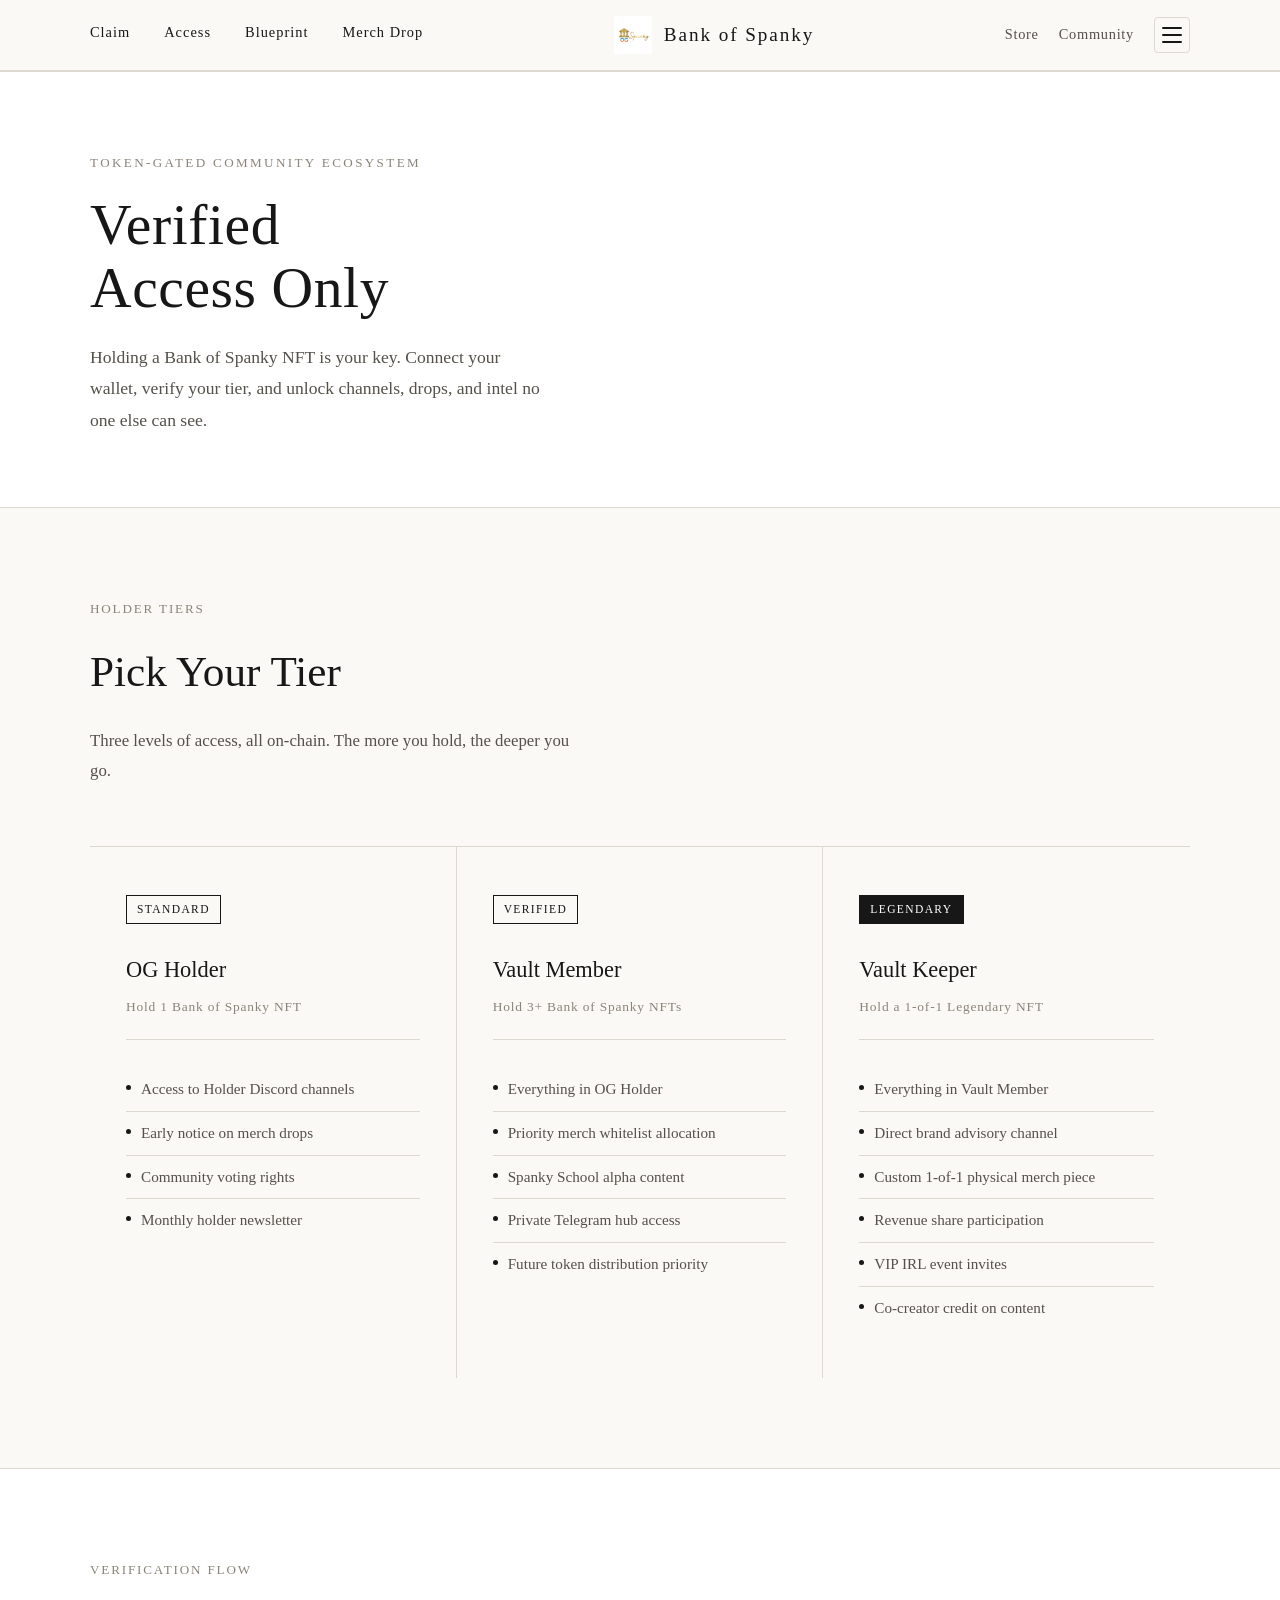
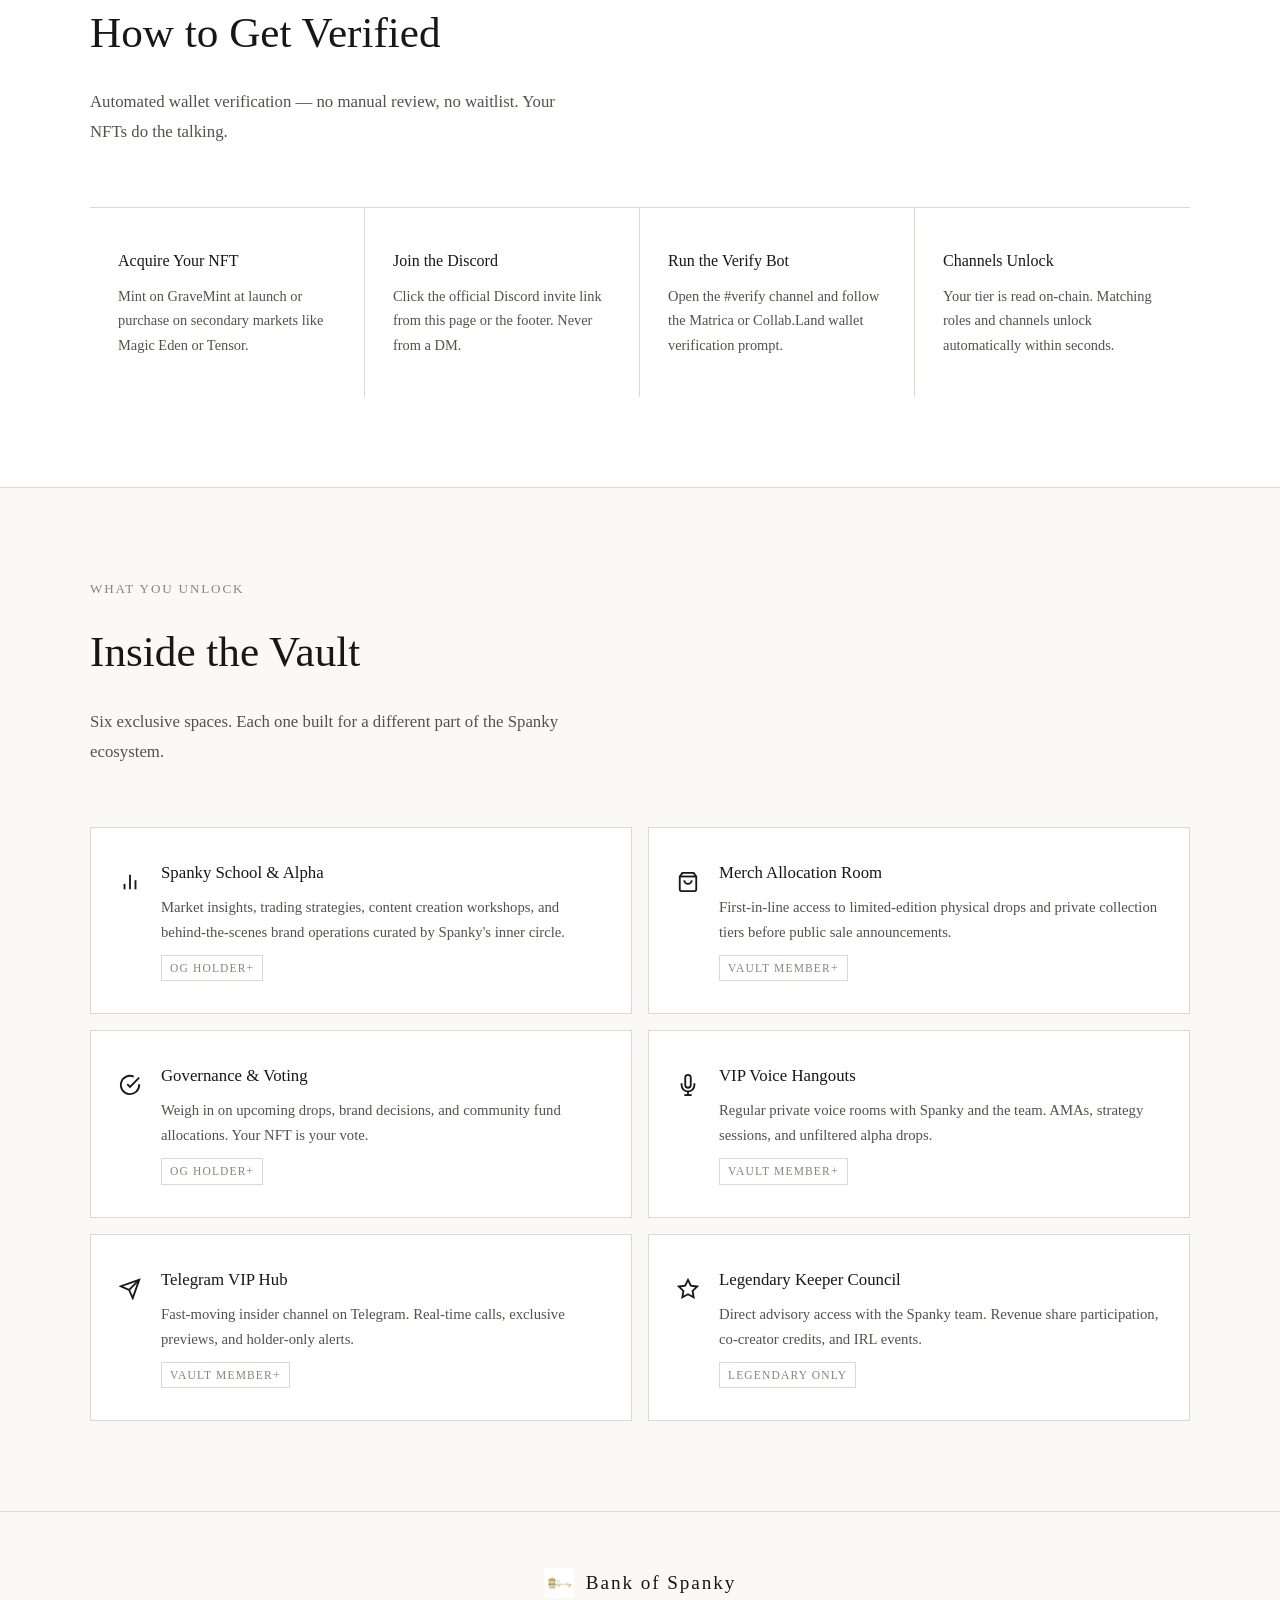
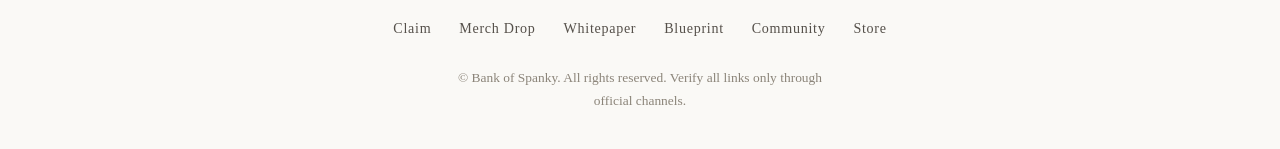
<file: access.html>
<!DOCTYPE html>
<html lang="en">

<head>
    <meta charset="UTF-8">
    <meta name="viewport" content="width=device-width, initial-scale=1.0">
    <meta name="description"
        content="Bank of Spanky token-gated community access — exclusive tiers for OG holders, early adopters, and Legendary Vault Keepers.">
    <title>Access — Bank of Spanky</title>
    <link rel="preconnect" href="https://fonts.googleapis.com">
    <link rel="preconnect" href="https://fonts.gstatic.com" crossorigin>
    <link
        href="https://fonts.googleapis.com/css2?family=Inter:wght@400;500;600;700&family=Plus+Jakarta+Sans:wght@500;600;700;800&display=swap"
        rel="stylesheet">
    <link rel="stylesheet" href="spanky.css">
    <link rel="icon" type="image/png" href="logo.png">
    <style>
        /* PAGE HERO */
        .page-hero {
            padding: 80px 0 70px;
            border-bottom: 1px solid var(--line);
            background: var(--paper);
        }

        .page-hero .eyebrow {
            font-size: 0.82rem;
            letter-spacing: 0.18em;
            color: var(--warm-grey);
            text-transform: uppercase;
            margin-bottom: 20px;
        }

        .page-hero h1 {
            font-size: clamp(2.4rem, 5vw, 3.6rem);
            font-weight: 400;
            letter-spacing: 0.01em;
            line-height: 1.1;
            margin-bottom: 22px;
        }

        .page-hero .sub {
            color: var(--ink-soft);
            font-size: 1.1rem;
            line-height: 1.8;
            max-width: 52ch;
        }

        /* TIERS */
        .tiers-section {
            padding: 90px 0;
            border-bottom: 1px solid var(--line);
        }

        .tier-grid {
            display: grid;
            grid-template-columns: 1fr;
            gap: 0;
            border-top: 1px solid var(--line);
            margin-top: 48px;
        }

        @media (min-width: 760px) {
            .tier-grid {
                grid-template-columns: repeat(3, 1fr);
            }
        }

        .tier-card {
            padding: 48px 36px 48px 0;
            border-bottom: 1px solid var(--line);
            display: flex;
            flex-direction: column;
        }

        @media (min-width: 760px) {
            .tier-card {
                border-right: 1px solid var(--line);
                border-bottom: none;
                padding: 48px 36px;
            }

            .tier-card:last-child {
                border-right: none;
            }
        }

        .tier-badge {
            display: inline-block;
            font-size: 0.72rem;
            letter-spacing: 0.12em;
            text-transform: uppercase;
            border: 1px solid var(--ink);
            padding: 4px 10px;
            margin-bottom: 28px;
            color: var(--ink);
            align-self: flex-start;
        }

        .tier-badge.legendary {
            background: var(--ink);
            color: var(--paper);
        }

        .tier-name {
            font-size: 1.4rem;
            font-weight: 400;
            margin-bottom: 8px;
        }

        .tier-req {
            font-size: 0.84rem;
            color: var(--warm-grey);
            letter-spacing: 0.06em;
            margin-bottom: 28px;
            border-bottom: 1px solid var(--line);
            padding-bottom: 22px;
        }

        .tier-perks {
            list-style: none;
            flex: 1;
        }

        .tier-perks li {
            padding: 10px 0;
            font-size: 0.95rem;
            color: var(--ink-soft);
            border-bottom: 1px solid var(--line);
            display: flex;
            align-items: flex-start;
            gap: 10px;
            line-height: 1.5;
        }

        .tier-perks li:last-child {
            border-bottom: none;
        }

        .perk-dot {
            width: 5px;
            height: 5px;
            background: var(--ink);
            border-radius: 50%;
            margin-top: 7px;
            flex-shrink: 0;
        }

        /* VERIFY FLOW */
        .verify-section {
            padding: 90px 0;
            border-bottom: 1px solid var(--line);
            background: var(--paper);
        }

        .verify-steps {
            display: grid;
            grid-template-columns: 1fr;
            gap: 0;
            margin-top: 48px;
            border-top: 1px solid var(--line);
        }

        @media (min-width: 700px) {
            .verify-steps {
                grid-template-columns: repeat(4, 1fr);
            }
        }

        .vstep {
            padding: 40px 28px 40px 0;
            border-bottom: 1px solid var(--line);
        }

        @media (min-width: 700px) {
            .vstep {
                border-right: 1px solid var(--line);
                border-bottom: none;
                padding: 40px 28px;
            }

            .vstep:last-child {
                border-right: none;
            }
        }

        .vstep .num {
            font-size: 0.82rem;
            letter-spacing: 0.12em;
            color: var(--warm-grey);
            margin-bottom: 14px;
        }

        .vstep h4 {
            font-size: 1rem;
            font-weight: 500;
            margin-bottom: 10px;
        }

        .vstep p {
            font-size: 0.9rem;
            color: var(--ink-soft);
            line-height: 1.7;
        }

        /* COMMUNITY CHANNELS */
        .channels-section {
            padding: 90px 0;
            border-bottom: 1px solid var(--line);
        }

        .channels-grid {
            display: grid;
            grid-template-columns: 1fr;
            gap: 16px;
            margin-top: 48px;
        }

        @media (min-width: 700px) {
            .channels-grid {
                grid-template-columns: repeat(2, 1fr);
            }
        }

        .channel-card {
            border: 1px solid var(--line);
            padding: 32px 28px;
            background: var(--paper);
            display: flex;
            gap: 20px;
            align-items: flex-start;
            transition: border-color 0.2s ease;
        }

        .channel-card:hover {
            border-color: var(--ink);
        }

        .ch-icon {
            font-size: 1.8rem;
            flex-shrink: 0;
        }

        .ch-title {
            font-size: 1.05rem;
            font-weight: 500;
            margin-bottom: 8px;
        }

        .ch-desc {
            font-size: 0.92rem;
            color: var(--ink-soft);
            line-height: 1.7;
        }

        .ch-badge {
            display: inline-block;
            font-size: 0.72rem;
            letter-spacing: 0.1em;
            text-transform: uppercase;
            border: 1px solid var(--line);
            padding: 3px 8px;
            color: var(--warm-grey);
            margin-top: 10px;
        }
    </style>
</head>

<body>

    <!-- MOBILE MENU OVERLAY -->
    <div class="mobile-menu-overlay" id="mobileMenu" role="dialog" aria-modal="true" aria-label="Navigation menu">
        <div class="mobile-menu-inner">
            <button class="menu-close-btn" id="menuCloseBtn" aria-label="Close menu">&#10005;</button>
            <nav class="mobile-nav" aria-label="Mobile navigation">
                <a href="index.html" class="mobile-nav-link">Home</a>
                <a href="claim.html" class="mobile-nav-link">Claim</a>
                <a href="access.html" class="mobile-nav-link">Access</a>
                <a href="blueprint.html" class="mobile-nav-link">Blueprint</a>
                <a href="merch.html" class="mobile-nav-link">Merch Drop</a>
                <a href="https://ogspanky.com" target="_blank" rel="noopener" class="mobile-nav-link">Store</a>
                <a href="community.html" class="mobile-nav-link">Community</a>
                <a href="whitepaper.html" class="mobile-nav-link">Whitepaper</a>
            </nav>
        </div>
    </div>

    <header>
        <nav>
            <div class="navlinks">
                <a href="claim.html">Claim</a>
                <a href="access.html">Access</a>
                <a href="blueprint.html">Blueprint</a>
                <a href="merch.html">Merch Drop</a>
            </div>
            <div class="brand">
                <a href="index.html" style="display:flex;align-items:center;gap:12px;">
                    <img src="logo.png" alt="Bank of Spanky logo">
                    Bank of Spanky
                </a>
            </div>
            <div class="nav-right">
                <div class="navicons">
                    <a href="https://ogspanky.com" target="_blank" rel="noopener">Store</a>
                    <a href="community.html">Community</a>
                </div>
                <button class="hamburger-btn" id="hamburgerBtn" aria-label="Open navigation menu" aria-expanded="false"
                    aria-controls="mobileMenu">
                    <span class="ham-line"></span>
                    <span class="ham-line"></span>
                    <span class="ham-line"></span>
                </button>
            </div>
        </nav>
    </header>
    <div class="pink-rule"></div>

    <!-- PAGE HERO -->
    <div class="page-hero">
        <div class="wrap">
            <div class="eyebrow">Token-Gated Community Ecosystem</div>
            <h1>Verified<br>Access Only</h1>
            <p class="sub">Holding a Bank of Spanky NFT is your key. Connect your wallet, verify your tier, and unlock
                channels, drops, and intel no one else can see.</p>
        </div>
    </div>

    <!-- TIER BREAKDOWN -->
    <section class="tiers-section">
        <div class="wrap">
            <div class="section-eyebrow">Holder Tiers</div>
            <div class="section-head">
                <h2>Pick Your Tier</h2>
                <p>Three levels of access, all on-chain. The more you hold, the deeper you go.</p>
            </div>
            <div class="tier-grid">
                <!-- TIER 1 -->
                <div class="tier-card">
                    <span class="tier-badge">Standard</span>
                    <div class="tier-name">OG Holder</div>
                    <div class="tier-req">Hold 1 Bank of Spanky NFT</div>
                    <ul class="tier-perks">
                        <li><span class="perk-dot"></span>Access to Holder Discord channels</li>
                        <li><span class="perk-dot"></span>Early notice on merch drops</li>
                        <li><span class="perk-dot"></span>Community voting rights</li>
                        <li><span class="perk-dot"></span>Monthly holder newsletter</li>
                    </ul>
                </div>
                <!-- TIER 2 -->
                <div class="tier-card">
                    <span class="tier-badge">Verified</span>
                    <div class="tier-name">Vault Member</div>
                    <div class="tier-req">Hold 3+ Bank of Spanky NFTs</div>
                    <ul class="tier-perks">
                        <li><span class="perk-dot"></span>Everything in OG Holder</li>
                        <li><span class="perk-dot"></span>Priority merch whitelist allocation</li>
                        <li><span class="perk-dot"></span>Spanky School alpha content</li>
                        <li><span class="perk-dot"></span>Private Telegram hub access</li>
                        <li><span class="perk-dot"></span>Future token distribution priority</li>
                    </ul>
                </div>
                <!-- TIER 3 -->
                <div class="tier-card">
                    <span class="tier-badge legendary">Legendary</span>
                    <div class="tier-name">Vault Keeper</div>
                    <div class="tier-req">Hold a 1-of-1 Legendary NFT</div>
                    <ul class="tier-perks">
                        <li><span class="perk-dot"></span>Everything in Vault Member</li>
                        <li><span class="perk-dot"></span>Direct brand advisory channel</li>
                        <li><span class="perk-dot"></span>Custom 1-of-1 physical merch piece</li>
                        <li><span class="perk-dot"></span>Revenue share participation</li>
                        <li><span class="perk-dot"></span>VIP IRL event invites</li>
                        <li><span class="perk-dot"></span>Co-creator credit on content</li>
                    </ul>
                </div>
            </div>
        </div>
    </section>

    <!-- VERIFY YOUR WALLET -->
    <section class="verify-section">
        <div class="wrap">
            <div class="section-eyebrow">Verification Flow</div>
            <div class="section-head">
                <h2>How to Get Verified</h2>
                <p>Automated wallet verification — no manual review, no waitlist. Your NFTs do the talking.</p>
            </div>
            <div class="verify-steps">
                <div class="vstep">
                    <h4>Acquire Your NFT</h4>
                    <p>Mint on GraveMint at launch or purchase on secondary markets like Magic Eden or Tensor.</p>
                </div>
                <div class="vstep">
                    <h4>Join the Discord</h4>
                    <p>Click the official Discord invite link from this page or the footer. Never from a DM.</p>
                </div>
                <div class="vstep">
                    <h4>Run the Verify Bot</h4>
                    <p>Open the #verify channel and follow the Matrica or Collab.Land wallet verification prompt.</p>
                </div>
                <div class="vstep">
                    <h4>Channels Unlock</h4>
                    <p>Your tier is read on-chain. Matching roles and channels unlock automatically within seconds.</p>
                </div>
            </div>
        </div>
    </section>

    <!-- COMMUNITY CHANNELS -->
    <section class="channels-section">
        <div class="wrap">
            <div class="section-eyebrow">What You Unlock</div>
            <div class="section-head">
                <h2>Inside the Vault</h2>
                <p>Six exclusive spaces. Each one built for a different part of the Spanky ecosystem.</p>
            </div>
            <div class="channels-grid">
                <div class="channel-card">
                    <div class="ch-icon">
                        <svg width="22" height="22" viewBox="0 0 24 24" fill="none" stroke="currentColor"
                            stroke-width="2">
                            <line x1="18" y1="20" x2="18" y2="10" />
                            <line x1="12" y1="20" x2="12" y2="4" />
                            <line x1="6" y1="20" x2="6" y2="14" />
                        </svg>
                    </div>
                    <div>
                        <div class="ch-title">Spanky School &amp; Alpha</div>
                        <p class="ch-desc">Market insights, trading strategies, content creation workshops, and
                            behind-the-scenes brand operations curated by Spanky's inner circle.</p>
                        <span class="ch-badge">OG Holder+</span>
                    </div>
                </div>
                <div class="channel-card">
                    <div class="ch-icon">
                        <svg width="22" height="22" viewBox="0 0 24 24" fill="none" stroke="currentColor"
                            stroke-width="2">
                            <path d="M6 2L3 6v14a2 2 0 002 2h14a2 2 0 002-2V6l-3-4z" />
                            <line x1="3" y1="6" x2="21" y2="6" />
                            <path d="M16 10a4 4 0 01-8 0" />
                        </svg>
                    </div>
                    <div>
                        <div class="ch-title">Merch Allocation Room</div>
                        <p class="ch-desc">First-in-line access to limited-edition physical drops and private collection
                            tiers before public sale announcements.</p>
                        <span class="ch-badge">Vault Member+</span>
                    </div>
                </div>
                <div class="channel-card">
                    <div class="ch-icon">
                        <svg width="22" height="22" viewBox="0 0 24 24" fill="none" stroke="currentColor"
                            stroke-width="2">
                            <path d="M22 11.08V12a10 10 0 11-5.93-9.14" />
                            <polyline points="22 4 12 14.01 9 11.01" />
                        </svg>
                    </div>
                    <div>
                        <div class="ch-title">Governance &amp; Voting</div>
                        <p class="ch-desc">Weigh in on upcoming drops, brand decisions, and community fund allocations.
                            Your NFT is your vote.</p>
                        <span class="ch-badge">OG Holder+</span>
                    </div>
                </div>
                <div class="channel-card">
                    <div class="ch-icon">
                        <svg width="22" height="22" viewBox="0 0 24 24" fill="none" stroke="currentColor"
                            stroke-width="2">
                            <path d="M12 1a3 3 0 00-3 3v8a3 3 0 006 0V4a3 3 0 00-3-3z" />
                            <path d="M19 10v2a7 7 0 01-14 0v-2" />
                            <line x1="12" y1="19" x2="12" y2="23" />
                            <line x1="8" y1="23" x2="16" y2="23" />
                        </svg>
                    </div>
                    <div>
                        <div class="ch-title">VIP Voice Hangouts</div>
                        <p class="ch-desc">Regular private voice rooms with Spanky and the team. AMAs, strategy
                            sessions, and unfiltered alpha drops.</p>
                        <span class="ch-badge">Vault Member+</span>
                    </div>
                </div>
                <div class="channel-card">
                    <div class="ch-icon">
                        <svg width="22" height="22" viewBox="0 0 24 24" fill="none" stroke="currentColor"
                            stroke-width="2">
                            <path d="M22 2L11 13" />
                            <path d="M22 2l-7 20-4-9-9-4 20-7z" />
                        </svg>
                    </div>
                    <div>
                        <div class="ch-title">Telegram VIP Hub</div>
                        <p class="ch-desc">Fast-moving insider channel on Telegram. Real-time calls, exclusive previews,
                            and holder-only alerts.</p>
                        <span class="ch-badge">Vault Member+</span>
                    </div>
                </div>
                <div class="channel-card">
                    <div class="ch-icon">
                        <svg width="22" height="22" viewBox="0 0 24 24" fill="none" stroke="currentColor"
                            stroke-width="2">
                            <path
                                d="M12 2l3.09 6.26L22 9.27l-5 4.87 1.18 6.88L12 17.77l-6.18 3.25L7 14.14 2 9.27l6.91-1.01L12 2z" />
                        </svg>
                    </div>
                    <div>
                        <div class="ch-title">Legendary Keeper Council</div>
                        <p class="ch-desc">Direct advisory access with the Spanky team. Revenue share participation,
                            co-creator credits, and IRL events.</p>
                        <span class="ch-badge">Legendary Only</span>
                    </div>
                </div>
            </div>
        </div>
    </section>

    <!-- FOOTER -->
    <footer>
        <div class="wrap">
            <div class="brand">
                <a href="index.html" style="display:flex;align-items:center;gap:12px;justify-content:center;">
                    <img src="logo.png" alt="Bank of Spanky logo">
                    Bank of Spanky
                </a>
            </div>
            <div class="footer-links">
                <a href="claim.html">Claim</a>
                <a href="merch.html">Merch Drop</a>
                <a href="whitepaper/">Whitepaper</a>
                <a href="blueprint.html">Blueprint</a>
                <a href="community.html">Community</a>
                <a href="https://ogspanky.com" target="_blank" rel="noopener">Store</a>
            </div>
            <p class="notice">© Bank of Spanky. All rights reserved. Verify all links only through official channels.
            </p>
        </div>
    </footer>

    <script>
        const hamburgerBtn = document.getElementById('hamburgerBtn');
        const menuCloseBtn = document.getElementById('menuCloseBtn');
        const mobileMenu = document.getElementById('mobileMenu');
        const mobileLinks = document.querySelectorAll('.mobile-nav-link');
        function openMenu() { mobileMenu.classList.add('is-open'); hamburgerBtn.setAttribute('aria-expanded', 'true'); document.body.style.overflow = 'hidden'; }
        function closeMenu() { mobileMenu.classList.remove('is-open'); hamburgerBtn.setAttribute('aria-expanded', 'false'); document.body.style.overflow = ''; }
        hamburgerBtn.addEventListener('click', openMenu);
        menuCloseBtn.addEventListener('click', closeMenu);
        mobileLinks.forEach(l => l.addEventListener('click', closeMenu));
        mobileMenu.addEventListener('click', e => { if (e.target === mobileMenu) closeMenu(); });
        document.addEventListener('keydown', e => { if (e.key === 'Escape') closeMenu(); });
    </script>

</body>

</html>
</file>
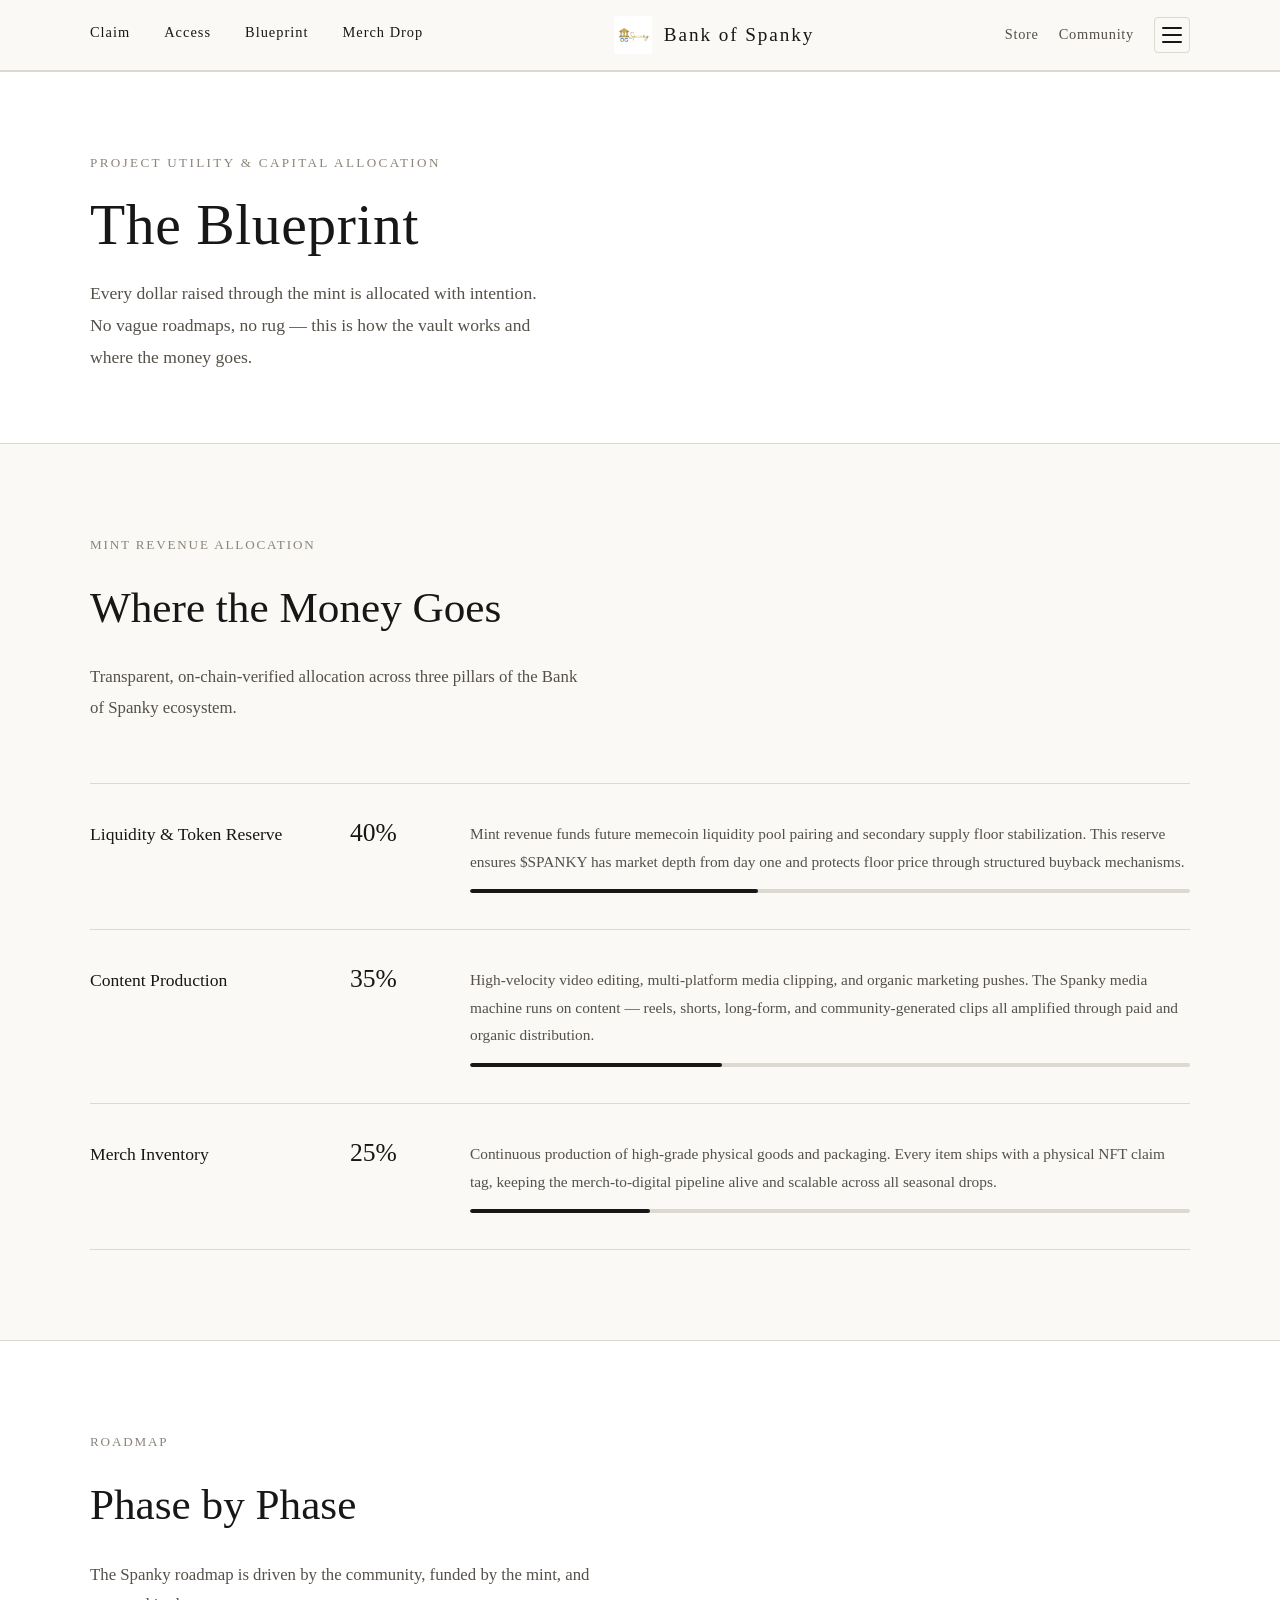
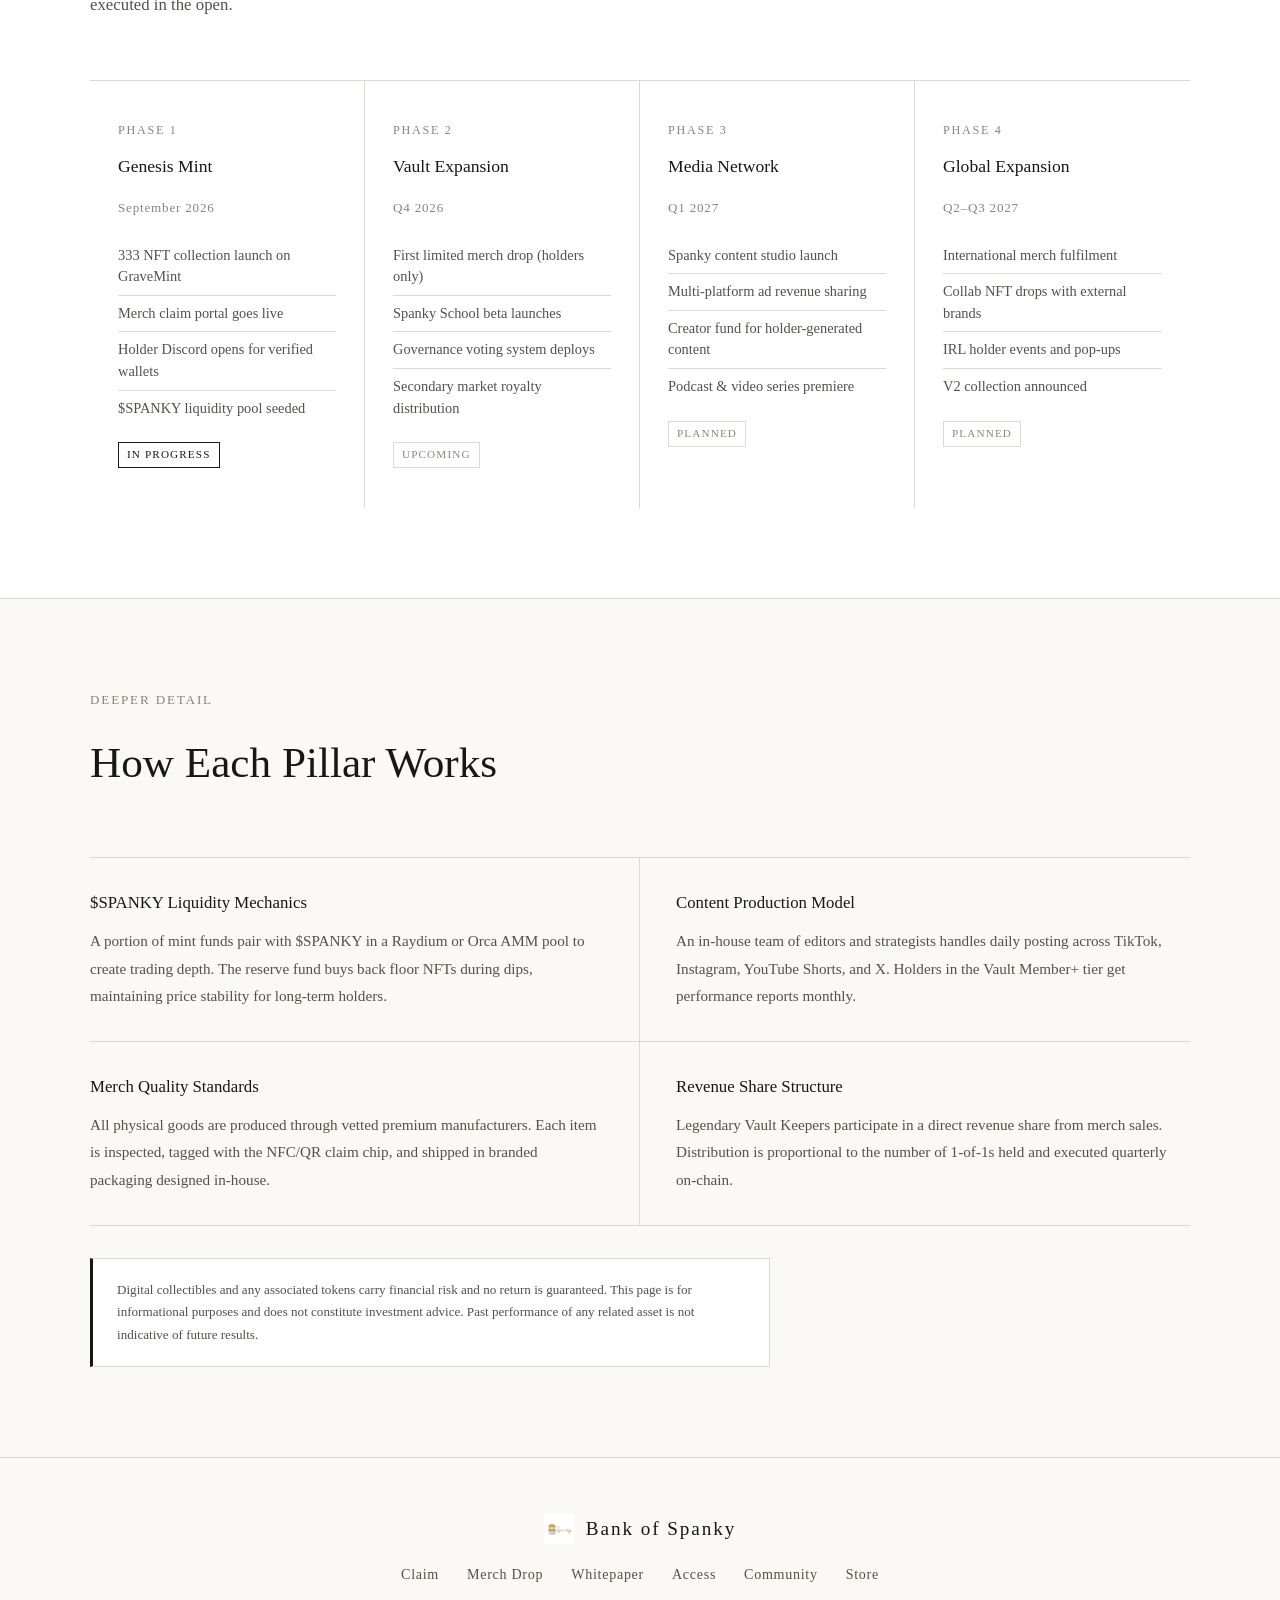
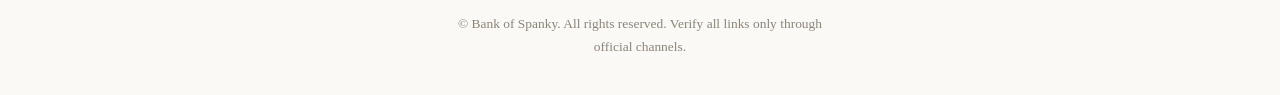
<file: blueprint.html>
<!DOCTYPE html>
<html lang="en">

<head>
    <meta charset="UTF-8">
    <meta name="viewport" content="width=device-width, initial-scale=1.0">
    <meta name="description"
        content="The Bank of Spanky Blueprint — project utility, capital allocation, and roadmap for the NFT and merch ecosystem.">
    <title>Blueprint — Bank of Spanky</title>
    <link rel="preconnect" href="https://fonts.googleapis.com">
    <link rel="preconnect" href="https://fonts.gstatic.com" crossorigin>
    <link
        href="https://fonts.googleapis.com/css2?family=Inter:wght@400;500;600;700&family=Plus+Jakarta+Sans:wght@500;600;700;800&display=swap"
        rel="stylesheet">
    <link rel="stylesheet" href="spanky.css">
    <link rel="icon" type="image/png" href="logo.png">
    <style>
        /* PAGE HERO */
        .page-hero {
            padding: 80px 0 70px;
            border-bottom: 1px solid var(--line);
            background: var(--paper);
        }

        .page-hero .eyebrow {
            font-size: 0.82rem;
            letter-spacing: 0.18em;
            color: var(--warm-grey);
            text-transform: uppercase;
            margin-bottom: 20px;
        }

        .page-hero h1 {
            font-size: clamp(2.4rem, 5vw, 3.6rem);
            font-weight: 400;
            letter-spacing: 0.01em;
            line-height: 1.1;
            margin-bottom: 22px;
        }

        .page-hero .sub {
            color: var(--ink-soft);
            font-size: 1.1rem;
            line-height: 1.8;
            max-width: 52ch;
        }

        /* ALLOCATION BREAKDOWN */
        .alloc-section {
            padding: 90px 0;
            border-bottom: 1px solid var(--line);
        }

        .alloc-table {
            margin-top: 48px;
            border-top: 1px solid var(--line);
        }

        .alloc-row-full {
            display: grid;
            grid-template-columns: 1fr;
            gap: 12px;
            padding: 36px 0;
            border-bottom: 1px solid var(--line);
            align-items: start;
        }

        @media (min-width: 700px) {
            .alloc-row-full {
                grid-template-columns: 220px 80px 1fr;
                gap: 0 40px;
            }
        }

        .alloc-title {
            font-size: 1.1rem;
            font-weight: 400;
        }

        .alloc-pct {
            font-size: 1.6rem;
            font-weight: 400;
            color: var(--ink);
            font-family: 'Georgia', serif;
            line-height: 1;
        }

        .alloc-desc {
            color: var(--ink-soft);
            font-size: 0.96rem;
            line-height: 1.8;
        }

        .alloc-bar-wrap {
            grid-column: 1 / -1;
            margin-top: 6px;
        }

        @media (min-width: 700px) {
            .alloc-bar-wrap {
                grid-column: 3 / 4;
                margin-top: 14px;
            }
        }

        .alloc-bar {
            height: 4px;
            background: var(--line);
            position: relative;
            border-radius: 2px;
            overflow: hidden;
        }

        .alloc-bar-fill {
            height: 100%;
            background: var(--ink);
            border-radius: 2px;
            width: 0;
            transition: width 1.2s cubic-bezier(0.4, 0, 0.2, 1);
        }

        /* ROADMAP */
        .roadmap-section {
            padding: 90px 0;
            border-bottom: 1px solid var(--line);
            background: var(--paper);
        }

        .roadmap-grid {
            margin-top: 48px;
            display: grid;
            grid-template-columns: 1fr;
            gap: 0;
            border-top: 1px solid var(--line);
        }

        @media (min-width: 700px) {
            .roadmap-grid {
                grid-template-columns: repeat(4, 1fr);
            }
        }

        .phase {
            padding: 40px 32px 40px 0;
            border-bottom: 1px solid var(--line);
        }

        @media (min-width: 700px) {
            .phase {
                border-right: 1px solid var(--line);
                border-bottom: none;
                padding: 40px 28px;
            }

            .phase:last-child {
                border-right: none;
            }
        }

        .phase-label {
            font-size: 0.76rem;
            letter-spacing: 0.14em;
            text-transform: uppercase;
            color: var(--warm-grey);
            margin-bottom: 12px;
        }

        .phase-title {
            font-size: 1.1rem;
            font-weight: 400;
            margin-bottom: 16px;
        }

        .phase-date {
            font-size: 0.82rem;
            color: var(--warm-grey);
            letter-spacing: 0.06em;
            margin-bottom: 20px;
        }

        .phase-items {
            list-style: none;
        }

        .phase-items li {
            font-size: 0.9rem;
            color: var(--ink-soft);
            padding: 7px 0;
            border-bottom: 1px solid var(--line);
            line-height: 1.5;
        }

        .phase-items li:last-child {
            border-bottom: none;
        }

        .phase-status {
            display: inline-block;
            font-size: 0.7rem;
            letter-spacing: 0.1em;
            text-transform: uppercase;
            padding: 3px 8px;
            border: 1px solid var(--line);
            color: var(--warm-grey);
            margin-top: 16px;
        }

        .phase-status.live {
            border-color: var(--ink);
            color: var(--ink);
        }

        /* FULL ALLOCATION TEXT TABLE */
        .full-alloc-section {
            padding: 90px 0;
            border-bottom: 1px solid var(--line);
        }

        .full-alloc-grid {
            margin-top: 48px;
            display: grid;
            grid-template-columns: 1fr;
            gap: 0;
            border-top: 1px solid var(--line);
        }

        @media (min-width: 760px) {
            .full-alloc-grid {
                grid-template-columns: repeat(2, 1fr);
            }
        }

        .full-alloc-item {
            padding: 32px 0;
            border-bottom: 1px solid var(--line);
        }

        @media (min-width: 760px) {
            .full-alloc-item {
                padding: 32px 36px 32px 0;
                border-right: 1px solid var(--line);
            }

            .full-alloc-item:nth-child(even) {
                border-right: none;
                padding-left: 36px;
                padding-right: 0;
            }
        }

        .full-alloc-item h4 {
            font-size: 1.05rem;
            font-weight: 400;
            margin-bottom: 10px;
        }

        .full-alloc-item p {
            color: var(--ink-soft);
            font-size: 0.95rem;
            line-height: 1.8;
        }
    </style>
</head>

<body>

    <!-- MOBILE MENU OVERLAY -->
    <div class="mobile-menu-overlay" id="mobileMenu" role="dialog" aria-modal="true" aria-label="Navigation menu">
        <div class="mobile-menu-inner">
            <button class="menu-close-btn" id="menuCloseBtn" aria-label="Close menu">&#10005;</button>
            <nav class="mobile-nav" aria-label="Mobile navigation">
                <a href="index.html" class="mobile-nav-link">Home</a>
                <a href="claim.html" class="mobile-nav-link">Claim</a>
                <a href="access.html" class="mobile-nav-link">Access</a>
                <a href="blueprint.html" class="mobile-nav-link">Blueprint</a>
                <a href="merch.html" class="mobile-nav-link">Merch Drop</a>
                <a href="https://ogspanky.com" target="_blank" rel="noopener" class="mobile-nav-link">Store</a>
                <a href="community.html" class="mobile-nav-link">Community</a>
                <a href="whitepaper.html" class="mobile-nav-link">Whitepaper</a>
            </nav>
        </div>
    </div>

    <header>
        <nav>
            <div class="navlinks">
                <a href="claim.html">Claim</a>
                <a href="access.html">Access</a>
                <a href="blueprint.html">Blueprint</a>
                <a href="merch.html">Merch Drop</a>
            </div>
            <div class="brand">
                <a href="index.html" style="display:flex;align-items:center;gap:12px;">
                    <img src="logo.png" alt="Bank of Spanky logo">
                    Bank of Spanky
                </a>
            </div>
            <div class="nav-right">
                <div class="navicons">
                    <a href="https://ogspanky.com" target="_blank" rel="noopener">Store</a>
                    <a href="community.html">Community</a>
                </div>
                <button class="hamburger-btn" id="hamburgerBtn" aria-label="Open navigation menu" aria-expanded="false"
                    aria-controls="mobileMenu">
                    <span class="ham-line"></span>
                    <span class="ham-line"></span>
                    <span class="ham-line"></span>
                </button>
            </div>
        </nav>
    </header>
    <div class="pink-rule"></div>

    <!-- PAGE HERO -->
    <div class="page-hero">
        <div class="wrap">
            <div class="eyebrow">Project Utility &amp; Capital Allocation</div>
            <h1>The Blueprint</h1>
            <p class="sub">Every dollar raised through the mint is allocated with intention. No vague roadmaps, no rug —
                this is how the vault works and where the money goes.</p>
        </div>
    </div>

    <!-- CAPITAL ALLOCATION WITH BARS -->
    <section class="alloc-section">
        <div class="wrap">
            <div class="section-eyebrow">Mint Revenue Allocation</div>
            <div class="section-head">
                <h2>Where the Money Goes</h2>
                <p>Transparent, on-chain-verified allocation across three pillars of the Bank of Spanky ecosystem.</p>
            </div>
            <div class="alloc-table">
                <div class="alloc-row-full">
                    <div class="alloc-title">Liquidity &amp; Token Reserve</div>
                    <div class="alloc-pct">40%</div>
                    <div class="alloc-desc">Mint revenue funds future memecoin liquidity pool pairing and secondary
                        supply floor stabilization. This reserve ensures $SPANKY has market depth from day one and
                        protects floor price through structured buyback mechanisms.</div>
                    <div class="alloc-bar-wrap">
                        <div class="alloc-bar">
                            <div class="alloc-bar-fill" data-width="40"></div>
                        </div>
                    </div>
                </div>
                <div class="alloc-row-full">
                    <div class="alloc-title">Content Production</div>
                    <div class="alloc-pct">35%</div>
                    <div class="alloc-desc">High-velocity video editing, multi-platform media clipping, and organic
                        marketing pushes. The Spanky media machine runs on content — reels, shorts, long-form, and
                        community-generated clips all amplified through paid and organic distribution.</div>
                    <div class="alloc-bar-wrap">
                        <div class="alloc-bar">
                            <div class="alloc-bar-fill" data-width="35"></div>
                        </div>
                    </div>
                </div>
                <div class="alloc-row-full">
                    <div class="alloc-title">Merch Inventory</div>
                    <div class="alloc-pct">25%</div>
                    <div class="alloc-desc">Continuous production of high-grade physical goods and packaging. Every item
                        ships with a physical NFT claim tag, keeping the merch-to-digital pipeline alive and scalable
                        across all seasonal drops.</div>
                    <div class="alloc-bar-wrap">
                        <div class="alloc-bar">
                            <div class="alloc-bar-fill" data-width="25"></div>
                        </div>
                    </div>
                </div>
            </div>
        </div>
    </section>

    <!-- ROADMAP -->
    <section class="roadmap-section">
        <div class="wrap">
            <div class="section-eyebrow">Roadmap</div>
            <div class="section-head">
                <h2>Phase by Phase</h2>
                <p>The Spanky roadmap is driven by the community, funded by the mint, and executed in the open.</p>
            </div>
            <div class="roadmap-grid">
                <div class="phase">
                    <div class="phase-label">Phase 1</div>
                    <div class="phase-title">Genesis Mint</div>
                    <div class="phase-date">September 2026</div>
                    <ul class="phase-items">
                        <li>333 NFT collection launch on GraveMint</li>
                        <li>Merch claim portal goes live</li>
                        <li>Holder Discord opens for verified wallets</li>
                        <li>$SPANKY liquidity pool seeded</li>
                    </ul>
                    <span class="phase-status live">In Progress</span>
                </div>
                <div class="phase">
                    <div class="phase-label">Phase 2</div>
                    <div class="phase-title">Vault Expansion</div>
                    <div class="phase-date">Q4 2026</div>
                    <ul class="phase-items">
                        <li>First limited merch drop (holders only)</li>
                        <li>Spanky School beta launches</li>
                        <li>Governance voting system deploys</li>
                        <li>Secondary market royalty distribution</li>
                    </ul>
                    <span class="phase-status">Upcoming</span>
                </div>
                <div class="phase">
                    <div class="phase-label">Phase 3</div>
                    <div class="phase-title">Media Network</div>
                    <div class="phase-date">Q1 2027</div>
                    <ul class="phase-items">
                        <li>Spanky content studio launch</li>
                        <li>Multi-platform ad revenue sharing</li>
                        <li>Creator fund for holder-generated content</li>
                        <li>Podcast &amp; video series premiere</li>
                    </ul>
                    <span class="phase-status">Planned</span>
                </div>
                <div class="phase">
                    <div class="phase-label">Phase 4</div>
                    <div class="phase-title">Global Expansion</div>
                    <div class="phase-date">Q2–Q3 2027</div>
                    <ul class="phase-items">
                        <li>International merch fulfilment</li>
                        <li>Collab NFT drops with external brands</li>
                        <li>IRL holder events and pop-ups</li>
                        <li>V2 collection announced</li>
                    </ul>
                    <span class="phase-status">Planned</span>
                </div>
            </div>
        </div>
    </section>

    <!-- ADDITIONAL DETAIL -->
    <section class="full-alloc-section">
        <div class="wrap">
            <div class="section-eyebrow">Deeper Detail</div>
            <div class="section-head">
                <h2>How Each Pillar Works</h2>
            </div>
            <div class="full-alloc-grid">
                <div class="full-alloc-item">
                    <h4>$SPANKY Liquidity Mechanics</h4>
                    <p>A portion of mint funds pair with $SPANKY in a Raydium or Orca AMM pool to create trading depth.
                        The reserve fund buys back floor NFTs during dips, maintaining price stability for long-term
                        holders.</p>
                </div>
                <div class="full-alloc-item">
                    <h4>Content Production Model</h4>
                    <p>An in-house team of editors and strategists handles daily posting across TikTok, Instagram,
                        YouTube Shorts, and X. Holders in the Vault Member+ tier get performance reports monthly.</p>
                </div>
                <div class="full-alloc-item">
                    <h4>Merch Quality Standards</h4>
                    <p>All physical goods are produced through vetted premium manufacturers. Each item is inspected,
                        tagged with the NFC/QR claim chip, and shipped in branded packaging designed in-house.</p>
                </div>
                <div class="full-alloc-item">
                    <h4>Revenue Share Structure</h4>
                    <p>Legendary Vault Keepers participate in a direct revenue share from merch sales. Distribution is
                        proportional to the number of 1-of-1s held and executed quarterly on-chain.</p>
                </div>
            </div>

            <div class="disclosure">
                Digital collectibles and any associated tokens carry financial risk and no return is guaranteed. This
                page is for informational purposes and does not constitute investment advice. Past performance of any
                related asset is not indicative of future results.
            </div>
        </div>
    </section>

    <!-- FOOTER -->
    <footer>
        <div class="wrap">
            <div class="brand">
                <a href="index.html" style="display:flex;align-items:center;gap:12px;justify-content:center;">
                    <img src="logo.png" alt="Bank of Spanky logo">
                    Bank of Spanky
                </a>
            </div>
            <div class="footer-links">
                <a href="claim.html">Claim</a>
                <a href="merch.html">Merch Drop</a>
                <a href="whitepaper/">Whitepaper</a>
                <a href="access.html">Access</a>
                <a href="community.html">Community</a>
                <a href="https://ogspanky.com" target="_blank" rel="noopener">Store</a>
            </div>
            <p class="notice">© Bank of Spanky. All rights reserved. Verify all links only through official channels.
            </p>
        </div>
    </footer>

    <script>
        /* MOBILE MENU */
        const hamburgerBtn = document.getElementById('hamburgerBtn');
        const menuCloseBtn = document.getElementById('menuCloseBtn');
        const mobileMenu = document.getElementById('mobileMenu');
        const mobileLinks = document.querySelectorAll('.mobile-nav-link');
        function openMenu() { mobileMenu.classList.add('is-open'); hamburgerBtn.setAttribute('aria-expanded', 'true'); document.body.style.overflow = 'hidden'; }
        function closeMenu() { mobileMenu.classList.remove('is-open'); hamburgerBtn.setAttribute('aria-expanded', 'false'); document.body.style.overflow = ''; }
        hamburgerBtn.addEventListener('click', openMenu);
        menuCloseBtn.addEventListener('click', closeMenu);
        mobileLinks.forEach(l => l.addEventListener('click', closeMenu));
        mobileMenu.addEventListener('click', e => { if (e.target === mobileMenu) closeMenu(); });
        document.addEventListener('keydown', e => { if (e.key === 'Escape') closeMenu(); });

        /* ANIMATE ALLOCATION BARS ON SCROLL */
        const fills = document.querySelectorAll('.alloc-bar-fill');
        const observer = new IntersectionObserver(entries => {
            entries.forEach(entry => {
                if (entry.isIntersecting) {
                    const el = entry.target;
                    el.style.width = el.dataset.width + '%';
                    observer.unobserve(el);
                }
            });
        }, { threshold: 0.3 });
        fills.forEach(f => observer.observe(f));
    </script>

</body>

</html>
</file>
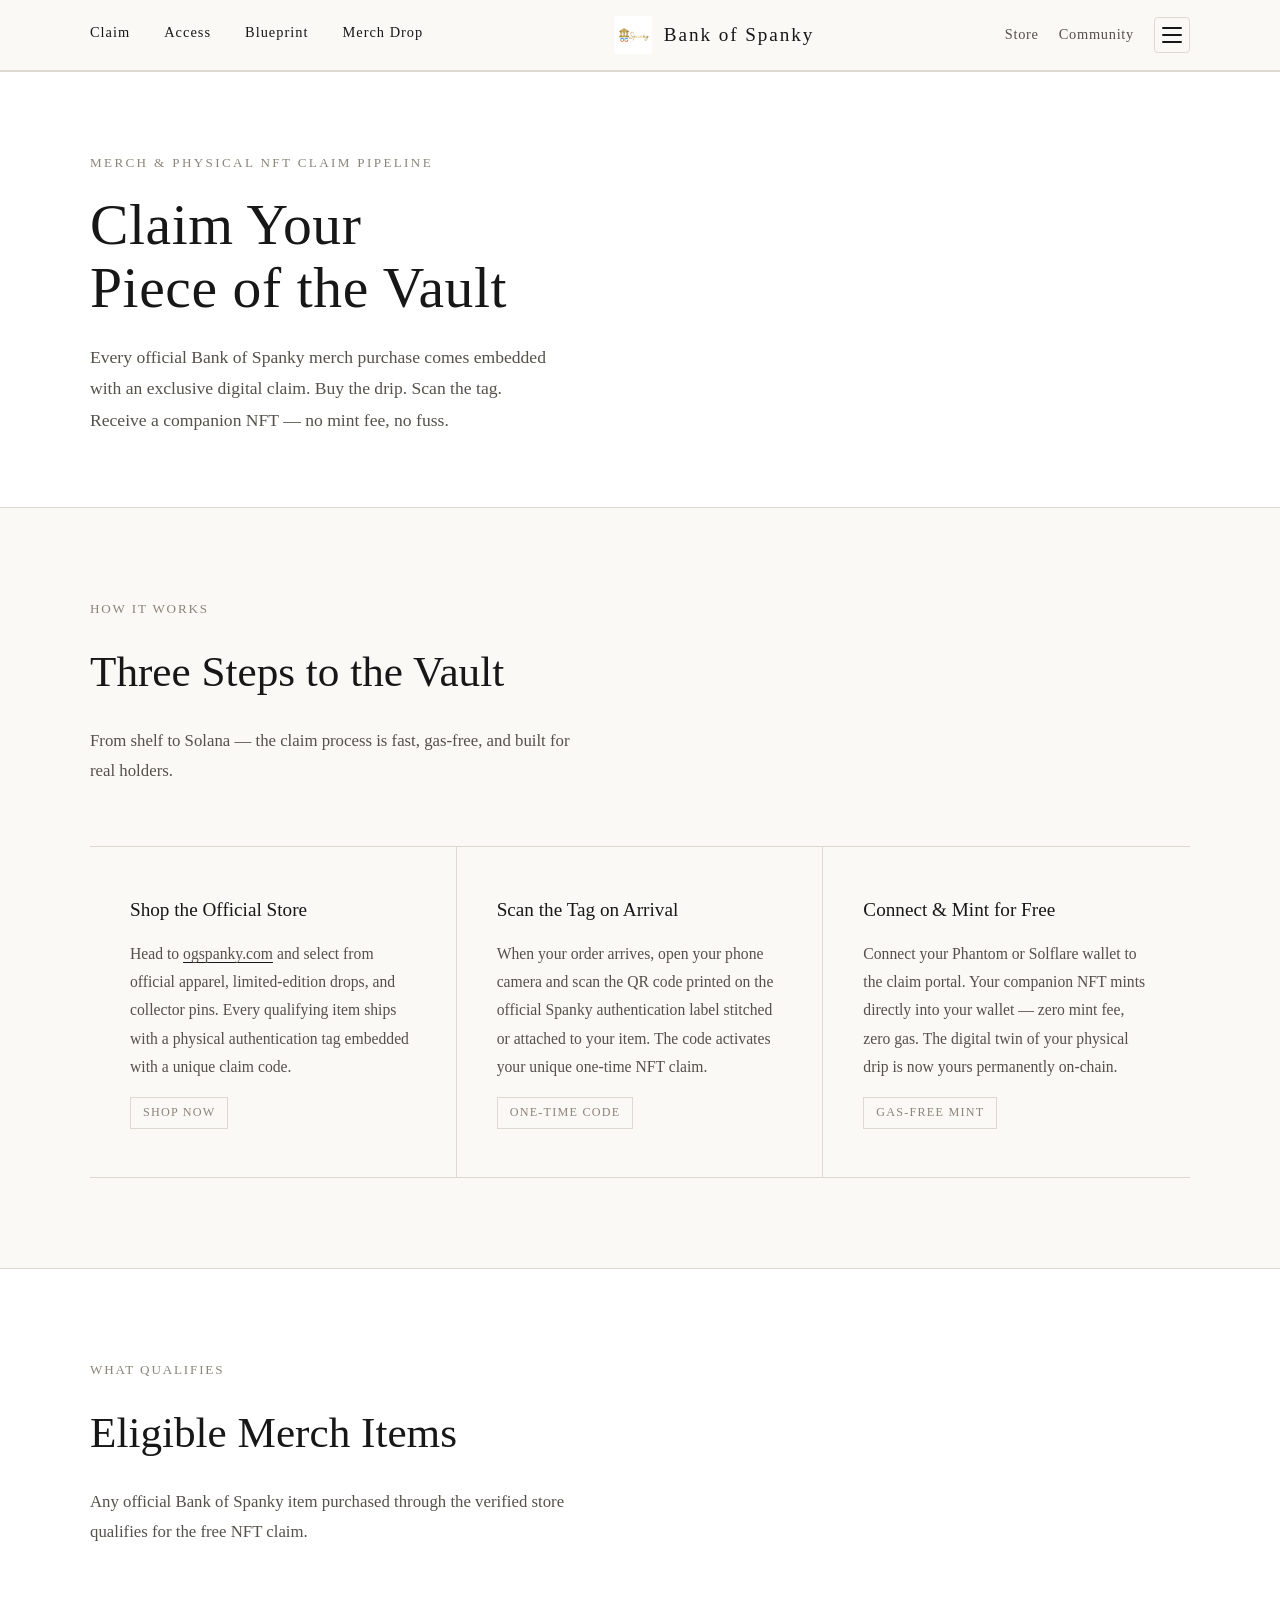
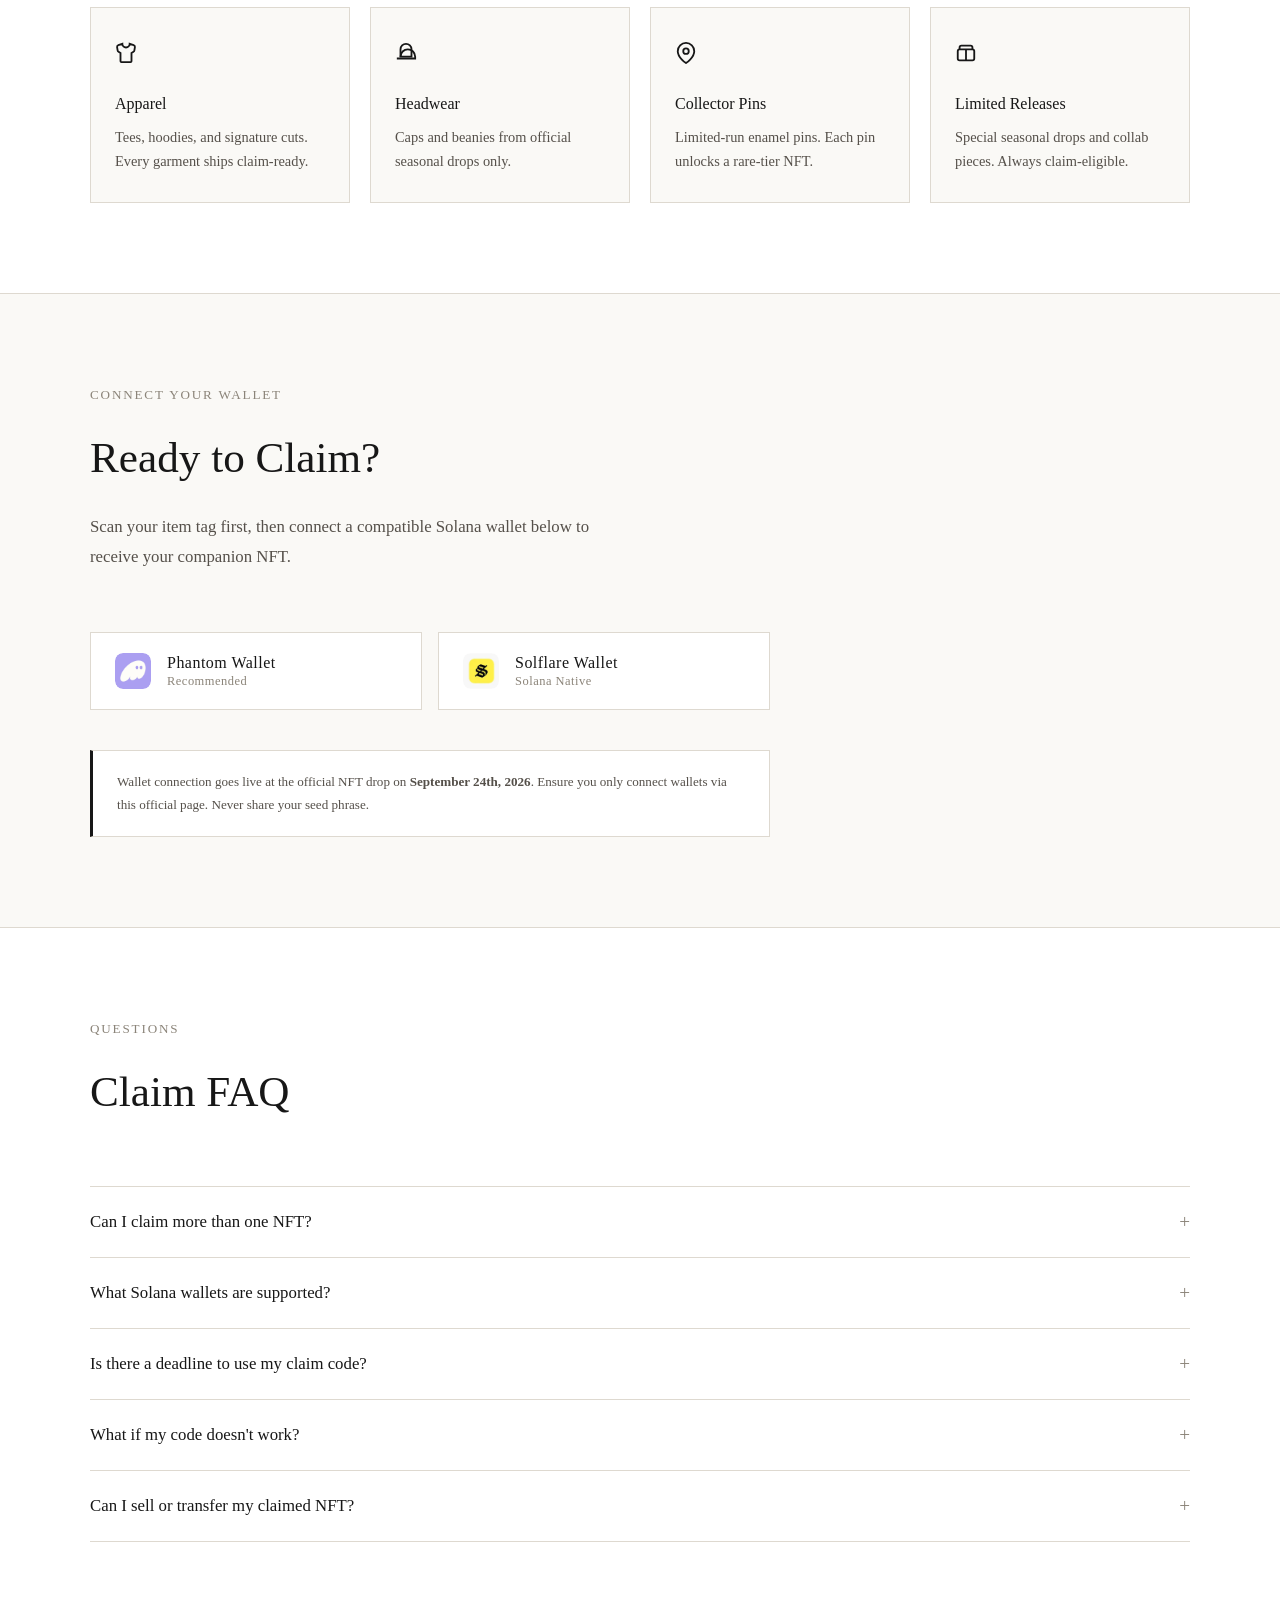
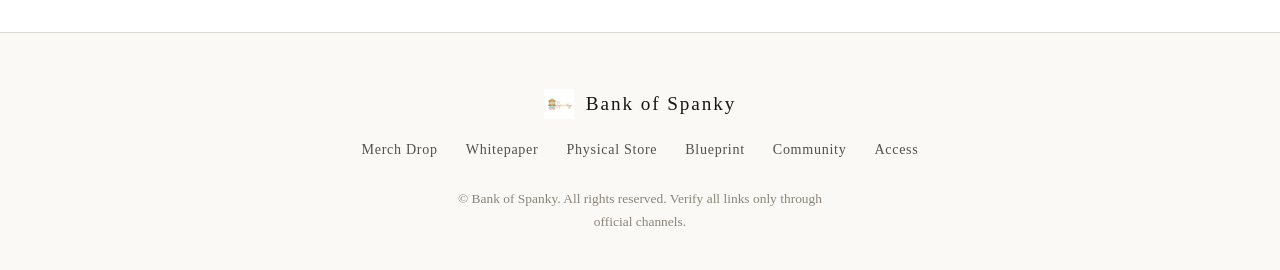
<file: claim.html>
<!DOCTYPE html>
<html lang="en">

<head>
    <meta charset="UTF-8">
    <meta name="viewport" content="width=device-width, initial-scale=1.0">
    <meta name="description"
        content="Claim your Bank of Spanky NFT with every physical merch purchase. Scan the tag, connect your wallet, and mint for free.">
    <title>Claim — Bank of Spanky</title>
    <link rel="preconnect" href="https://fonts.googleapis.com">
    <link rel="preconnect" href="https://fonts.gstatic.com" crossorigin>
    <link
        href="https://fonts.googleapis.com/css2?family=Inter:wght@400;500;600;700&family=Plus+Jakarta+Sans:wght@500;600;700;800&display=swap"
        rel="stylesheet">
    <link rel="stylesheet" href="spanky.css">
    <link rel="icon" type="image/png" href="logo.png">
    <style>
        /* PAGE-SPECIFIC */
        .page-hero {
            padding: 80px 0 70px;
            border-bottom: 1px solid var(--line);
            background: var(--paper);
        }

        .page-hero .eyebrow {
            font-size: 0.82rem;
            letter-spacing: 0.18em;
            color: var(--warm-grey);
            text-transform: uppercase;
            margin-bottom: 20px;
        }

        .page-hero h1 {
            font-size: clamp(2.4rem, 5vw, 3.6rem);
            font-weight: 400;
            letter-spacing: 0.01em;
            line-height: 1.1;
            margin-bottom: 22px;
        }

        .page-hero .sub {
            color: var(--ink-soft);
            font-size: 1.1rem;
            line-height: 1.8;
            max-width: 52ch;
        }

        /* STEPS */
        .steps-section {
            padding: 90px 0;
            border-bottom: 1px solid var(--line);
        }

        .steps-grid {
            display: grid;
            grid-template-columns: 1fr;
            gap: 0;
            border-top: 1px solid var(--line);
        }

        @media (min-width: 760px) {
            .steps-grid {
                grid-template-columns: repeat(3, 1fr);
            }
        }

        .step-card {
            padding: 48px 36px 48px 0;
            border-bottom: 1px solid var(--line);
            position: relative;
        }

        @media (min-width: 760px) {
            .step-card {
                border-right: 1px solid var(--line);
                padding: 48px 40px;
            }

            .step-card:last-child {
                border-right: none;
            }
        }

        .step-num {
            font-size: 3.5rem;
            font-weight: 400;
            color: var(--line);
            font-family: 'Georgia', serif;
            line-height: 1;
            margin-bottom: 20px;
        }

        .step-card h3 {
            font-size: 1.2rem;
            font-weight: 400;
            margin-bottom: 14px;
        }

        .step-card p {
            color: var(--ink-soft);
            font-size: 0.98rem;
            line-height: 1.8;
            margin-bottom: 16px;
        }

        .step-tag {
            display: inline-block;
            font-size: 0.76rem;
            letter-spacing: 0.1em;
            text-transform: uppercase;
            background: var(--ivory);
            border: 1px solid var(--line);
            padding: 5px 12px;
            color: var(--warm-grey);
        }

        /* ELIGIBILITY */
        .eligibility-section {
            padding: 90px 0;
            border-bottom: 1px solid var(--line);
            background: var(--paper);
        }

        .elig-grid {
            display: grid;
            grid-template-columns: 1fr;
            gap: 20px;
            margin-top: 48px;
        }

        @media (min-width: 700px) {
            .elig-grid {
                grid-template-columns: repeat(2, 1fr);
            }
        }

        @media (min-width: 1000px) {
            .elig-grid {
                grid-template-columns: repeat(4, 1fr);
            }
        }

        .elig-item {
            border: 1px solid var(--line);
            padding: 28px 24px;
            background: var(--ivory);
        }

        .elig-icon {
            font-size: 1.6rem;
            margin-bottom: 14px;
        }

        .elig-item h4 {
            font-size: 1rem;
            font-weight: 500;
            margin-bottom: 8px;
        }

        .elig-item p {
            font-size: 0.9rem;
            color: var(--ink-soft);
            line-height: 1.7;
        }

        /* WALLET CONNECT */
        .wallet-section {
            padding: 90px 0;
            border-bottom: 1px solid var(--line);
        }

        .wallet-inner {
            max-width: 680px;
        }

        .wallet-options {
            display: grid;
            grid-template-columns: 1fr;
            gap: 16px;
            margin: 40px 0;
        }

        @media (min-width: 600px) {
            .wallet-options {
                grid-template-columns: repeat(2, 1fr);
            }
        }

        .wallet-btn {
            display: flex;
            align-items: center;
            gap: 16px;
            padding: 20px 24px;
            border: 1px solid var(--line);
            background: var(--paper);
            cursor: pointer;
            font-family: inherit;
            font-size: 1rem;
            letter-spacing: 0.03em;
            color: var(--ink);
            transition: border-color 0.2s ease, background 0.2s ease;
            text-align: left;
        }

        .wallet-btn:hover {
            border-color: var(--ink);
            background: var(--ivory);
        }

        .wallet-logo {
            width: 36px;
            height: 36px;
            border-radius: 8px;
            object-fit: cover;
            flex-shrink: 0;
            background: var(--ivory);
            border: 1px solid var(--line);
            display: flex;
            align-items: center;
            justify-content: center;
            font-size: 1.2rem;
        }

        .wallet-btn-text small {
            display: block;
            font-size: 0.78rem;
            color: var(--warm-grey);
            margin-top: 2px;
            letter-spacing: 0.04em;
        }

        /* FAQ */
        .faq-section {
            padding: 90px 0;
            border-bottom: 1px solid var(--line);
            background: var(--paper);
        }

        .faq-list {
            margin-top: 48px;
        }

        .faq-item {
            border-top: 1px solid var(--line);
            padding: 0;
        }

        .faq-item:last-child {
            border-bottom: 1px solid var(--line);
        }

        .faq-question {
            width: 100%;
            display: flex;
            justify-content: space-between;
            align-items: center;
            padding: 24px 0;
            background: transparent;
            border: none;
            cursor: pointer;
            font-family: inherit;
            font-size: 1.05rem;
            color: var(--ink);
            text-align: left;
            gap: 20px;
        }

        .faq-icon {
            font-size: 1.2rem;
            color: var(--warm-grey);
            flex-shrink: 0;
            transition: transform 0.25s ease;
        }

        .faq-item.open .faq-icon {
            transform: rotate(45deg);
        }

        .faq-answer {
            overflow: hidden;
            max-height: 0;
            transition: max-height 0.35s cubic-bezier(0.4, 0, 0.2, 1);
        }

        .faq-item.open .faq-answer {
            max-height: 400px;
        }

        .faq-answer p {
            padding: 0 0 28px;
            color: var(--ink-soft);
            font-size: 0.98rem;
            line-height: 1.8;
            max-width: 64ch;
        }
    </style>
</head>

<body>

    <!-- MOBILE MENU OVERLAY -->
    <div class="mobile-menu-overlay" id="mobileMenu" role="dialog" aria-modal="true" aria-label="Navigation menu">
        <div class="mobile-menu-inner">
            <button class="menu-close-btn" id="menuCloseBtn" aria-label="Close menu">&#10005;</button>
            <nav class="mobile-nav" aria-label="Mobile navigation">
                <a href="index.html" class="mobile-nav-link">Home</a>
                <a href="claim.html" class="mobile-nav-link">Claim</a>
                <a href="access.html" class="mobile-nav-link">Access</a>
                <a href="blueprint.html" class="mobile-nav-link">Blueprint</a>
                <a href="merch.html" class="mobile-nav-link">Merch Drop</a>
                <a href="https://ogspanky.com" target="_blank" rel="noopener" class="mobile-nav-link">Store</a>
                <a href="community.html" class="mobile-nav-link">Community</a>
                <a href="whitepaper.html" class="mobile-nav-link">Whitepaper</a>
            </nav>
        </div>
    </div>

    <header>
        <nav>
            <div class="navlinks">
                <a href="claim.html">Claim</a>
                <a href="access.html">Access</a>
                <a href="blueprint.html">Blueprint</a>
                <a href="merch.html">Merch Drop</a>
            </div>
            <div class="brand">
                <a href="index.html" style="display:flex;align-items:center;gap:12px;">
                    <img src="logo.png" alt="Bank of Spanky logo">
                    Bank of Spanky
                </a>
            </div>
            <div class="nav-right">
                <div class="navicons">
                    <a href="https://ogspanky.com" target="_blank" rel="noopener">Store</a>
                    <a href="community.html">Community</a>
                </div>
                <button class="hamburger-btn" id="hamburgerBtn" aria-label="Open navigation menu" aria-expanded="false"
                    aria-controls="mobileMenu">
                    <span class="ham-line"></span>
                    <span class="ham-line"></span>
                    <span class="ham-line"></span>
                </button>
            </div>
        </nav>
    </header>
    <div class="pink-rule"></div>

    <!-- PAGE HERO -->
    <div class="page-hero">
        <div class="wrap">
            <div class="eyebrow">Merch &amp; Physical NFT Claim Pipeline</div>
            <h1>Claim Your<br>Piece of the Vault</h1>
            <p class="sub">Every official Bank of Spanky merch purchase comes embedded with an exclusive digital claim.
                Buy the drip. Scan the tag. Receive a companion NFT — no mint fee, no fuss.</p>
        </div>
    </div>

    <!-- HOW IT WORKS -->
    <section class="steps-section">
        <div class="wrap">
            <div class="section-eyebrow">How It Works</div>
            <div class="section-head">
                <h2>Three Steps to the Vault</h2>
                <p>From shelf to Solana — the claim process is fast, gas-free, and built for real holders.</p>
            </div>
            <div class="steps-grid">
                <div class="step-card">
                    <h3>Shop the Official Store</h3>
                    <p>Head to <a href="https://ogspanky.com" target="_blank" rel="noopener"
                            style="border-bottom:1px solid var(--ink);">ogspanky.com</a> and select from official
                        apparel, limited-edition drops, and collector pins. Every qualifying item ships with a physical
                        authentication tag embedded with a unique claim code.</p>
                    <span class="step-tag">Shop Now</span>
                </div>
                <div class="step-card">
                    <h3>Scan the Tag on Arrival</h3>
                    <p>When your order arrives, open your phone camera and scan the QR code printed on the official
                        Spanky authentication label stitched or attached to your item. The code activates your unique
                        one-time NFT claim.</p>
                    <span class="step-tag">One-Time Code</span>
                </div>
                <div class="step-card">
                    <h3>Connect &amp; Mint for Free</h3>
                    <p>Connect your Phantom or Solflare wallet to the claim portal. Your companion NFT mints directly
                        into your wallet — zero mint fee, zero gas. The digital twin of your physical drip is now yours
                        permanently on-chain.</p>
                    <span class="step-tag">Gas-Free Mint</span>
                </div>
            </div>
        </div>
    </section>

    <!-- ELIGIBLE ITEMS -->
    <section class="eligibility-section">
        <div class="wrap">
            <div class="section-eyebrow">What Qualifies</div>
            <div class="section-head">
                <h2>Eligible Merch Items</h2>
                <p>Any official Bank of Spanky item purchased through the verified store qualifies for the free NFT
                    claim.</p>
            </div>
            <div class="elig-grid">
                <div class="elig-item">
                    <div class="elig-icon">
                        <svg width="22" height="22" viewBox="0 0 24 24" fill="none" stroke="currentColor"
                            stroke-width="2">
                            <path
                                d="M20.38 3.46L16 2a4 4 0 01-8 0L3.62 3.46a2 2 0 00-1.34 2.23l.58 3.47a2 2 0 00.99 1.41L6 12v9a1 1 0 001 1h10a1 1 0 001-1v-9l2.15-1.43a2 2 0 00.99-1.41l.58-3.47a2 2 0 00-1.34-2.23z" />
                        </svg>
                    </div>
                    <h4>Apparel</h4>
                    <p>Tees, hoodies, and signature cuts. Every garment ships claim-ready.</p>
                </div>
                <div class="elig-item">
                    <div class="elig-icon">
                        <svg width="22" height="22" viewBox="0 0 24 24" fill="none" stroke="currentColor"
                            stroke-width="2">
                            <path d="M2 18h20v-2a8 8 0 00-16 0" />
                            <path d="M12 2a6 6 0 00-6 6v8h12V8a6 6 0 00-6-6z" />
                        </svg>
                    </div>
                    <h4>Headwear</h4>
                    <p>Caps and beanies from official seasonal drops only.</p>
                </div>
                <div class="elig-item">
                    <div class="elig-icon">
                        <svg width="22" height="22" viewBox="0 0 24 24" fill="none" stroke="currentColor"
                            stroke-width="2">
                            <path d="M21 10c0 7-9 13-9 13s-9-6-9-13a9 9 0 0118 0z" />
                            <circle cx="12" cy="10" r="3" />
                        </svg>
                    </div>
                    <h4>Collector Pins</h4>
                    <p>Limited-run enamel pins. Each pin unlocks a rare-tier NFT.</p>
                </div>
                <div class="elig-item">
                    <div class="elig-icon">
                        <svg width="22" height="22" viewBox="0 0 24 24" fill="none" stroke="currentColor"
                            stroke-width="2">
                            <rect x="3" y="8" width="18" height="12" rx="2" />
                            <path d="M12 8v12" />
                            <path d="M19 8V6a2 2 0 00-2-2H7a2 2 0 00-2 2v2" />
                        </svg>
                    </div>
                    <h4>Limited Releases</h4>
                    <p>Special seasonal drops and collab pieces. Always claim-eligible.</p>
                </div>
            </div>
        </div>
    </section>

    <!-- CONNECT WALLET -->
    <section class="wallet-section">
        <div class="wrap">
            <div class="wallet-inner">
                <div class="section-eyebrow">Connect Your Wallet</div>
                <div class="section-head">
                    <h2>Ready to Claim?</h2>
                    <p>Scan your item tag first, then connect a compatible Solana wallet below to receive your companion
                        NFT.</p>
                </div>
                <div class="wallet-options">
                    <button class="wallet-btn" onclick="alert('Wallet connect coming live at mint launch.')">
                        <div class="wallet-logo"
                            style="display:flex;align-items:center;justify-content:center;overflow:hidden;border-radius:8px;border:none;background:transparent;">
                            <img src="phantom-logo.png" alt="Phantom Wallet Logo"
                                style="width:36px;height:36px;border-radius:8px;object-fit:cover;display:block;">
                        </div>
                        <div class="wallet-btn-text">
                            Phantom Wallet
                            <small>Recommended</small>
                        </div>
                    </button>
                    <button class="wallet-btn" onclick="alert('Wallet connect coming live at mint launch.')">
                        <div class="wallet-logo"
                            style="display:flex;align-items:center;justify-content:center;overflow:hidden;border-radius:8px;border:none;background:transparent;">
                            <img src="solflare-logo.png" alt="Solflare Wallet Logo"
                                style="width:36px;height:36px;border-radius:8px;object-fit:cover;display:block;">
                        </div>
                        <div class="wallet-btn-text">
                            Solflare Wallet
                            <small>Solana Native</small>
                        </div>
                    </button>
                </div>
                <div class="disclosure">
                    Wallet connection goes live at the official NFT drop on <strong>September 24th, 2026</strong>.
                    Ensure you only connect wallets via this official page. Never share your seed phrase.
                </div>
            </div>
        </div>
    </section>

    <!-- FAQ -->
    <section class="faq-section">
        <div class="wrap">
            <div class="section-eyebrow">Questions</div>
            <div class="section-head">
                <h2>Claim FAQ</h2>
            </div>
            <div class="faq-list" id="faqList">
                <div class="faq-item">
                    <button class="faq-question">
                        Can I claim more than one NFT?
                        <span class="faq-icon">+</span>
                    </button>
                    <div class="faq-answer">
                        <p>Yes — each qualifying item you purchase generates a unique claim code. Buy three shirts,
                            claim three companion NFTs. Each code is single-use, one-per-wallet-address per item.</p>
                    </div>
                </div>
                <div class="faq-item">
                    <button class="faq-question">
                        What Solana wallets are supported?
                        <span class="faq-icon">+</span>
                    </button>
                    <div class="faq-answer">
                        <p>Phantom and Solflare are the primary supported wallets. Any Solana-compatible wallet that
                            supports SPL tokens and NFTs should work via the wallet adapter when the portal goes live.
                        </p>
                    </div>
                </div>
                <div class="faq-item">
                    <button class="faq-question">
                        Is there a deadline to use my claim code?
                        <span class="faq-icon">+</span>
                    </button>
                    <div class="faq-answer">
                        <p>Claim codes are valid for 90 days from the date of purchase. After 90 days, unclaimed codes
                            expire and cannot be reinstated. Claim early to secure your NFT.</p>
                    </div>
                </div>
                <div class="faq-item">
                    <button class="faq-question">
                        What if my code doesn't work?
                        <span class="faq-icon">+</span>
                    </button>
                    <div class="faq-answer">
                        <p>If your authentication code fails, open a support ticket in the Holder Discord or email the
                            team through the official store contact page. Include your order number and a photo of the
                            tag.</p>
                    </div>
                </div>
                <div class="faq-item">
                    <button class="faq-question">
                        Can I sell or transfer my claimed NFT?
                        <span class="faq-icon">+</span>
                    </button>
                    <div class="faq-answer">
                        <p>Absolutely. Once minted, your companion NFT is fully on-chain and yours to hold, trade, or
                            sell on any Solana secondary marketplace such as Magic Eden or Tensor.</p>
                    </div>
                </div>
            </div>
        </div>
    </section>

    <!-- FOOTER -->
    <footer>
        <div class="wrap">
            <div class="brand">
                <a href="index.html" style="display:flex;align-items:center;gap:12px;justify-content:center;">
                    <img src="logo.png" alt="Bank of Spanky logo">
                    Bank of Spanky
                </a>
            </div>
            <div class="footer-links">
                <a href="merch.html">Merch Drop</a>
                <a href="whitepaper/">Whitepaper</a>
                <a href="https://ogspanky.com" target="_blank" rel="noopener">Physical Store</a>
                <a href="blueprint.html">Blueprint</a>
                <a href="community.html">Community</a>
                <a href="access.html">Access</a>
            </div>
            <p class="notice">© Bank of Spanky. All rights reserved. Verify all links only through official channels.
            </p>
        </div>
    </footer>

    <script>
        /* MOBILE MENU */
        const hamburgerBtn = document.getElementById('hamburgerBtn');
        const menuCloseBtn = document.getElementById('menuCloseBtn');
        const mobileMenu = document.getElementById('mobileMenu');
        const mobileLinks = document.querySelectorAll('.mobile-nav-link');

        function openMenu() {
            mobileMenu.classList.add('is-open');
            hamburgerBtn.setAttribute('aria-expanded', 'true');
            document.body.style.overflow = 'hidden';
        }
        function closeMenu() {
            mobileMenu.classList.remove('is-open');
            hamburgerBtn.setAttribute('aria-expanded', 'false');
            document.body.style.overflow = '';
        }
        hamburgerBtn.addEventListener('click', openMenu);
        menuCloseBtn.addEventListener('click', closeMenu);
        mobileLinks.forEach(l => l.addEventListener('click', closeMenu));
        mobileMenu.addEventListener('click', e => { if (e.target === mobileMenu) closeMenu(); });
        document.addEventListener('keydown', e => { if (e.key === 'Escape') closeMenu(); });

        /* FAQ ACCORDION */
        document.querySelectorAll('.faq-question').forEach(btn => {
            btn.addEventListener('click', () => {
                const item = btn.closest('.faq-item');
                const isOpen = item.classList.contains('open');
                document.querySelectorAll('.faq-item').forEach(i => i.classList.remove('open'));
                if (!isOpen) item.classList.add('open');
            });
        });
    </script>

</body>

</html>
</file>
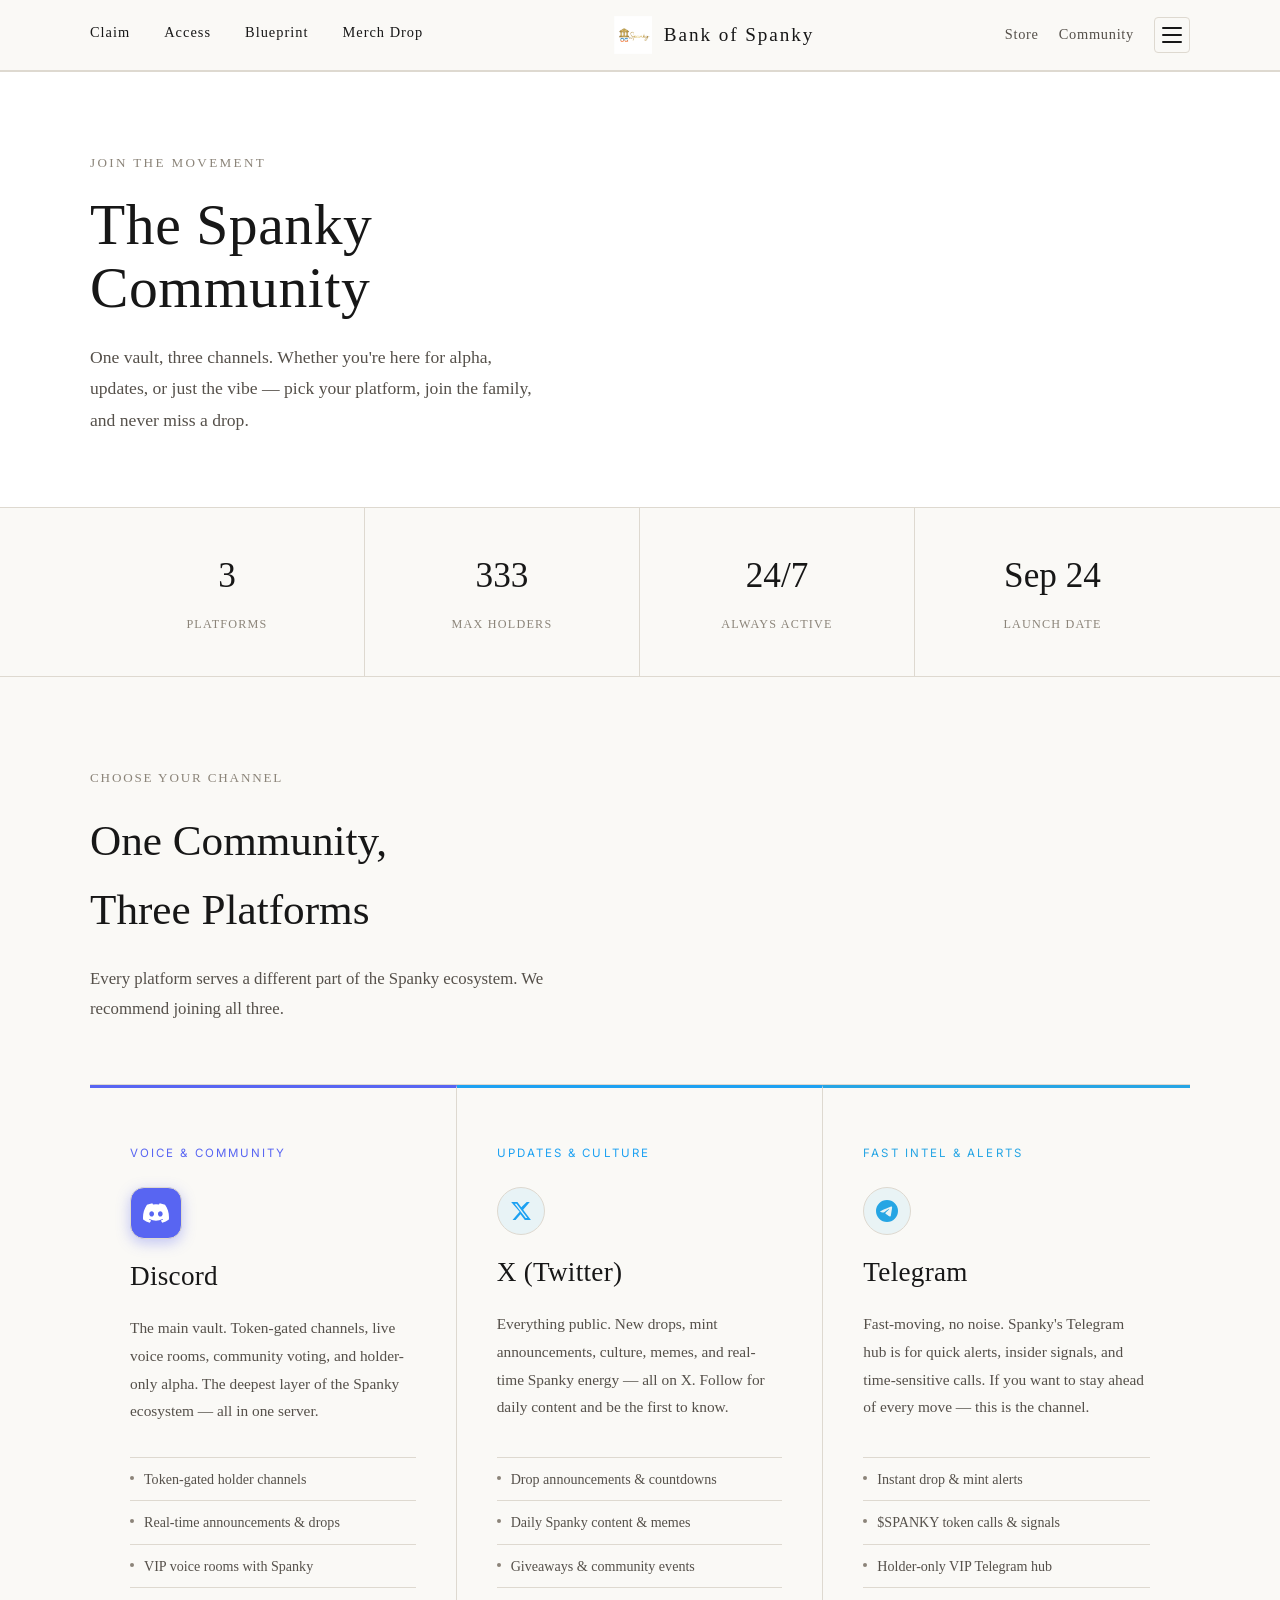
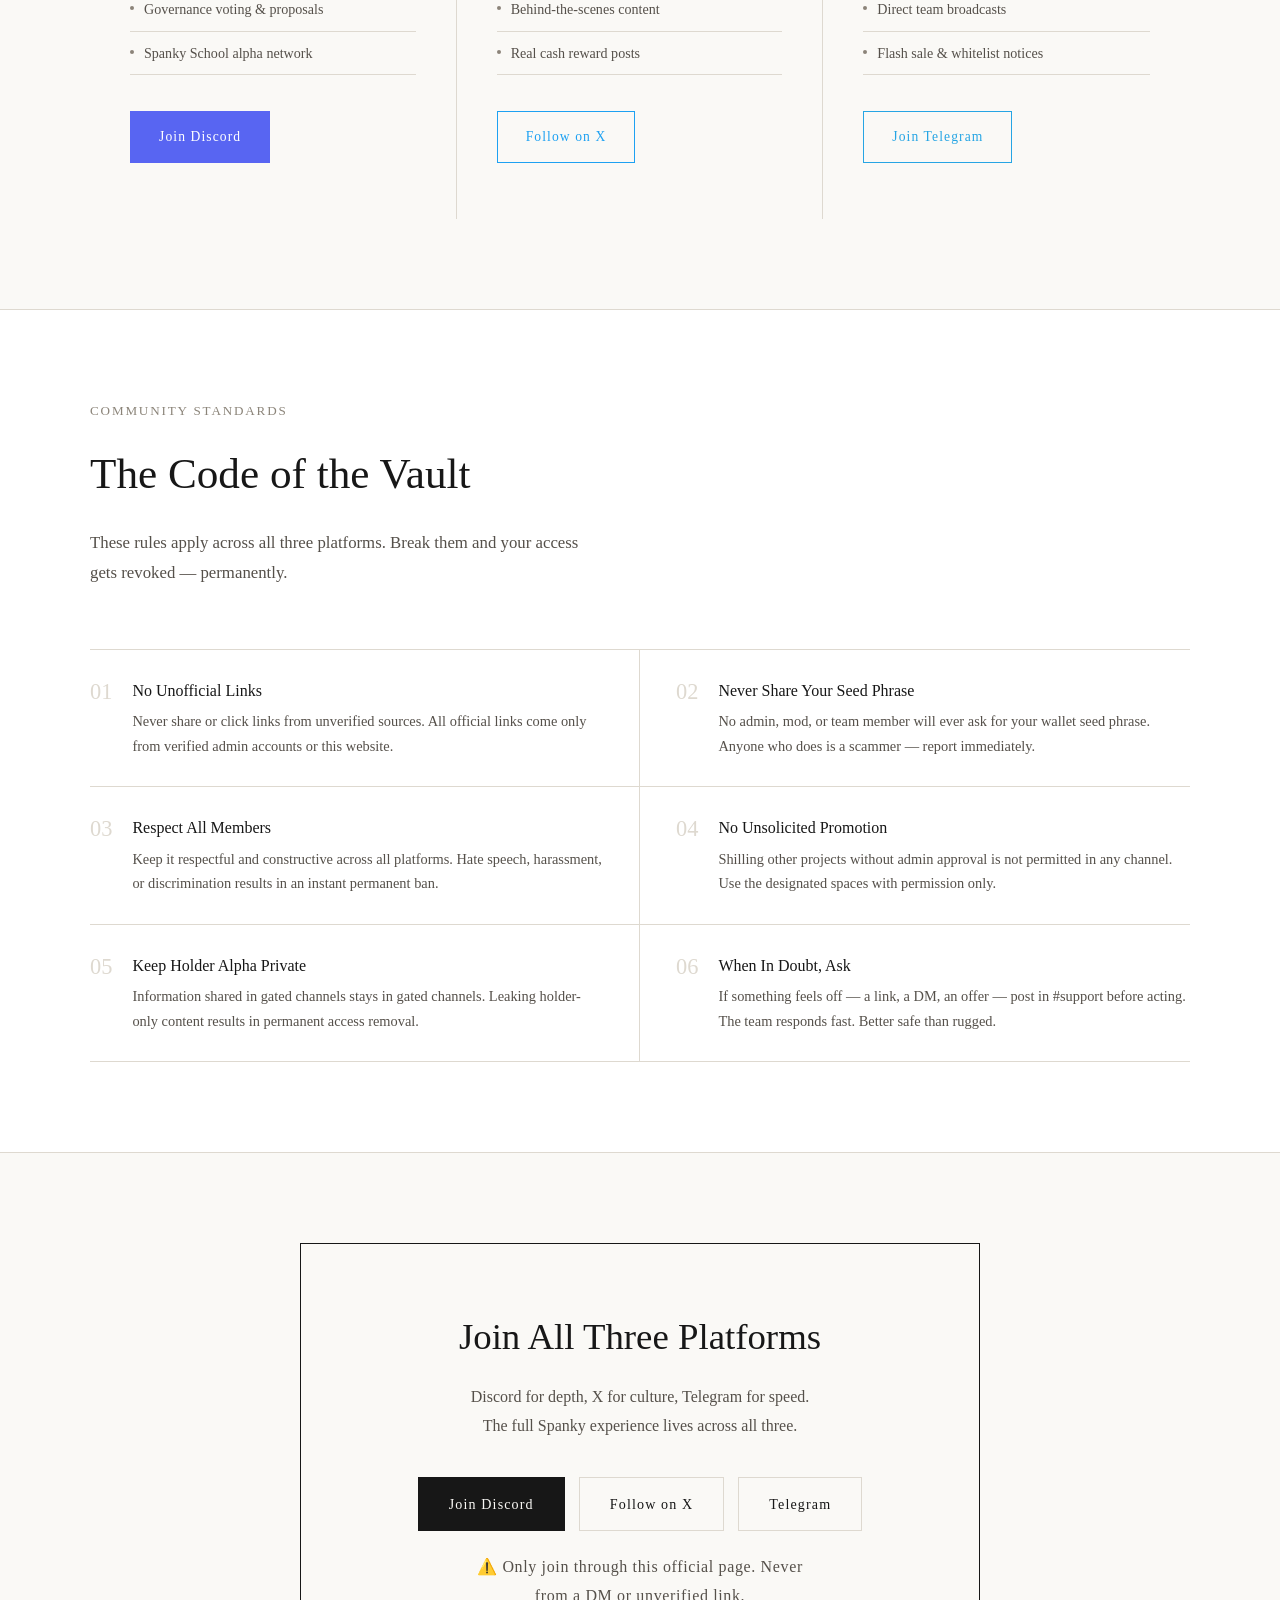
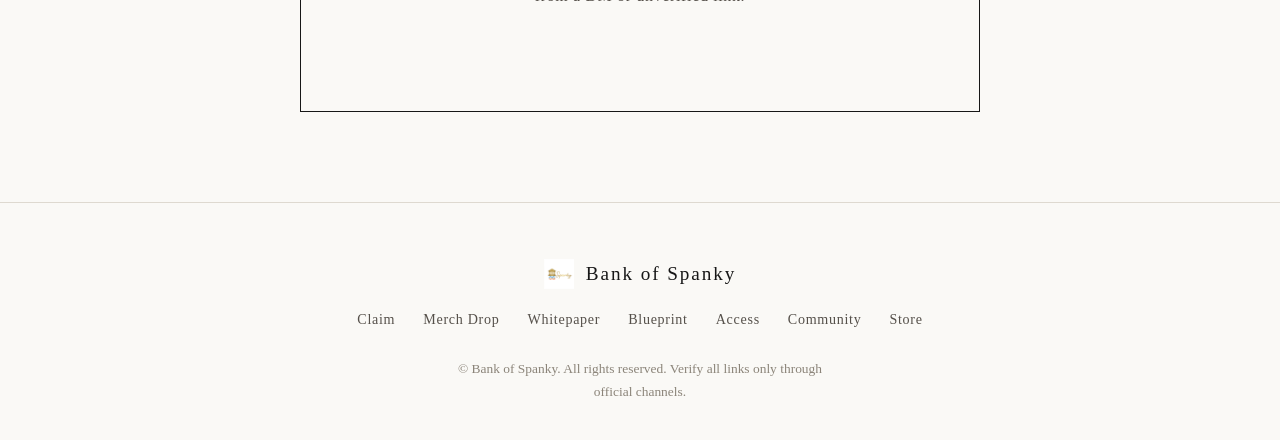
<file: community.html>
<!DOCTYPE html>
<html lang="en">

<head>
    <meta charset="UTF-8">
    <meta name="viewport" content="width=device-width, initial-scale=1.0">
    <meta name="description"
        content="Bank of Spanky Community — join us on Discord, Twitter/X, and Telegram. One vault, three channels.">
    <title>Community — Bank of Spanky</title>
    <link rel="preconnect" href="https://fonts.googleapis.com">
    <link rel="preconnect" href="https://fonts.gstatic.com" crossorigin>
    <link
        href="https://fonts.googleapis.com/css2?family=Inter:wght@400;500;600;700&family=Plus+Jakarta+Sans:wght@500;600;700;800&display=swap"
        rel="stylesheet">
    <link rel="stylesheet" href="spanky.css">
    <link rel="icon" type="image/png" href="logo.png">
    <style>
        /* PAGE HERO */
        .page-hero {
            padding: 80px 0 70px;
            border-bottom: 1px solid var(--line);
            background: var(--paper);
        }

        .page-hero .eyebrow {
            font-size: 0.82rem;
            letter-spacing: 0.18em;
            color: var(--warm-grey);
            text-transform: uppercase;
            margin-bottom: 20px;
        }

        .page-hero h1 {
            font-size: clamp(2.4rem, 5vw, 3.6rem);
            font-weight: 400;
            letter-spacing: 0.01em;
            line-height: 1.1;
            margin-bottom: 22px;
        }

        .page-hero .sub {
            color: var(--ink-soft);
            font-size: 1.1rem;
            line-height: 1.8;
            max-width: 52ch;
        }

        /* PLATFORM CARDS — three full-bleed panels */
        .platforms-section {
            padding: 90px 0;
            border-bottom: 1px solid var(--line);
        }

        .platform-grid {
            display: grid;
            grid-template-columns: 1fr;
            gap: 0;
            border-top: 1px solid var(--line);
            margin-top: 48px;
        }

        @media (min-width: 760px) {
            .platform-grid {
                grid-template-columns: repeat(3, 1fr);
            }
        }

        .platform-card {
            padding: 56px 36px 56px 0;
            border-bottom: 1px solid var(--line);
            display: flex;
            flex-direction: column;
            gap: 0;
        }

        @media (min-width: 760px) {
            .platform-card {
                border-right: 1px solid var(--line);
                border-bottom: none;
                padding: 56px 40px;
            }

            .platform-card:last-child {
                border-right: none;
            }
        }

        .platform-wordmark {
            font-size: 0.72rem;
            letter-spacing: 0.18em;
            text-transform: uppercase;
            color: var(--warm-grey);
            margin-bottom: 24px;
            font-family: 'Inter', sans-serif;
        }

        .platform-icon-wrap {
            width: 56px;
            height: 56px;
            border: 1px solid var(--line);
            display: flex;
            align-items: center;
            justify-content: center;
            font-size: 1.5rem;
            margin-bottom: 24px;
            flex-shrink: 0;
        }

        .platform-name {
            font-size: 1.7rem;
            font-weight: 400;
            letter-spacing: 0.01em;
            margin-bottom: 16px;
            font-family: 'Georgia', serif;
        }

        .platform-desc {
            color: var(--ink-soft);
            font-size: 0.96rem;
            line-height: 1.8;
            flex: 1;
            margin-bottom: 32px;
        }

        .platform-perks {
            list-style: none;
            margin-bottom: 36px;
            border-top: 1px solid var(--line);
        }

        .platform-perks li {
            padding: 10px 0;
            font-size: 0.88rem;
            color: var(--ink-soft);
            border-bottom: 1px solid var(--line);
            display: flex;
            align-items: flex-start;
            gap: 10px;
        }

        .perk-dot {
            width: 4px;
            height: 4px;
            background: var(--warm-grey);
            border-radius: 50%;
            margin-top: 8px;
            flex-shrink: 0;
        }

        .platform-join-btn {
            display: inline-flex;
            align-items: center;
            gap: 10px;
            padding: 14px 28px;
            font-family: inherit;
            font-size: 0.85rem;
            letter-spacing: 0.08em;
            cursor: pointer;
            border: 1px solid var(--ink);
            background: var(--ink);
            color: var(--paper);
            transition: background 0.2s ease, color 0.2s ease;
            align-self: flex-start;
            text-decoration: none;
        }

        .platform-join-btn:hover {
            background: var(--ivory);
            color: var(--ink);
        }

        .platform-join-btn.outline {
            background: transparent;
            color: var(--ink);
        }

        .platform-join-btn.outline:hover {
            background: var(--ink);
            color: var(--paper);
        }

        /* COMMUNITY STATS */
        .stats-section {
            border-bottom: 1px solid var(--line);
            background: var(--ivory);
        }

        .stats-inner {
            display: grid;
            grid-template-columns: repeat(2, 1fr);
        }

        @media (min-width: 700px) {
            .stats-inner {
                grid-template-columns: repeat(4, 1fr);
            }
        }

        .stat-block {
            padding: 40px 28px;
            border-right: 1px solid var(--line);
            border-bottom: 1px solid var(--line);
            text-align: center;
        }

        @media (min-width: 700px) {
            .stat-block {
                border-bottom: none;
            }
        }

        .stat-block:nth-child(2n) {
            border-right: none;
        }

        @media (min-width: 700px) {
            .stat-block:nth-child(2n) {
                border-right: 1px solid var(--line);
            }

            .stat-block:last-child {
                border-right: none;
            }
        }

        .stat-num {
            font-size: 2.2rem;
            font-weight: 400;
            font-family: 'Georgia', serif;
            display: block;
            margin-bottom: 6px;
        }

        .stat-label {
            font-size: 0.76rem;
            letter-spacing: 0.1em;
            text-transform: uppercase;
            color: var(--warm-grey);
        }

        /* RULES */
        .rules-section {
            padding: 90px 0;
            border-bottom: 1px solid var(--line);
            background: var(--paper);
        }

        .rules-grid {
            display: grid;
            grid-template-columns: 1fr;
            gap: 0;
            margin-top: 48px;
            border-top: 1px solid var(--line);
        }

        @media (min-width: 700px) {
            .rules-grid {
                grid-template-columns: repeat(2, 1fr);
            }
        }

        .rule-item {
            padding: 28px 0;
            border-bottom: 1px solid var(--line);
            display: flex;
            gap: 20px;
            align-items: flex-start;
        }

        @media (min-width: 700px) {
            .rule-item {
                padding: 28px 36px 28px 0;
                border-right: 1px solid var(--line);
            }

            .rule-item:nth-child(even) {
                border-right: none;
                padding-left: 36px;
                padding-right: 0;
            }
        }

        .rule-num {
            font-size: 1.4rem;
            font-weight: 400;
            font-family: 'Georgia', serif;
            color: var(--line);
            flex-shrink: 0;
            line-height: 1;
            padding-top: 3px;
        }

        .rule-content h4 {
            font-size: 1rem;
            font-weight: 500;
            margin-bottom: 6px;
        }

        .rule-content p {
            font-size: 0.9rem;
            color: var(--ink-soft);
            line-height: 1.7;
        }

        /* FOOTER CTA */
        .cta-section {
            padding: 90px 0;
            border-bottom: 1px solid var(--line);
        }

        .cta-box {
            border: 1px solid var(--ink);
            padding: 64px 48px;
            text-align: center;
            max-width: 680px;
            margin: 0 auto;
        }

        .cta-box h2 {
            font-size: clamp(1.8rem, 3.5vw, 2.3rem);
            font-weight: 400;
            margin-bottom: 16px;
        }

        .cta-box p {
            color: var(--ink-soft);
            font-size: 1rem;
            line-height: 1.8;
            margin-bottom: 36px;
            max-width: 44ch;
            margin-left: auto;
            margin-right: auto;
        }

        .cta-buttons {
            display: flex;
            gap: 14px;
            justify-content: center;
            flex-wrap: wrap;
        }

        .safety-note {
            margin-top: 22px;
            font-size: 0.8rem;
            color: var(--warm-grey);
            letter-spacing: 0.04em;
        }
    </style>
</head>

<body>

    <!-- MOBILE MENU OVERLAY -->
    <div class="mobile-menu-overlay" id="mobileMenu" role="dialog" aria-modal="true" aria-label="Navigation menu">
        <div class="mobile-menu-inner">
            <button class="menu-close-btn" id="menuCloseBtn" aria-label="Close menu">&#10005;</button>
            <nav class="mobile-nav" aria-label="Mobile navigation">
                <a href="index.html" class="mobile-nav-link">Home</a>
                <a href="claim.html" class="mobile-nav-link">Claim</a>
                <a href="access.html" class="mobile-nav-link">Access</a>
                <a href="blueprint.html" class="mobile-nav-link">Blueprint</a>
                <a href="merch.html" class="mobile-nav-link">Merch Drop</a>
                <a href="https://ogspanky.com" target="_blank" rel="noopener" class="mobile-nav-link">Store</a>
                <a href="community.html" class="mobile-nav-link">Community</a>
                <a href="whitepaper.html" class="mobile-nav-link">Whitepaper</a>
            </nav>
        </div>
    </div>

    <header>
        <nav>
            <div class="navlinks">
                <a href="claim.html">Claim</a>
                <a href="access.html">Access</a>
                <a href="blueprint.html">Blueprint</a>
                <a href="merch.html">Merch Drop</a>
            </div>
            <div class="brand">
                <a href="index.html" style="display:flex;align-items:center;gap:12px;">
                    <img src="logo.png" alt="Bank of Spanky logo">
                    Bank of Spanky
                </a>
            </div>
            <div class="nav-right">
                <div class="navicons">
                    <a href="https://ogspanky.com" target="_blank" rel="noopener">Store</a>
                    <a href="community.html">Community</a>
                </div>
                <button class="hamburger-btn" id="hamburgerBtn" aria-label="Open navigation menu" aria-expanded="false"
                    aria-controls="mobileMenu">
                    <span class="ham-line"></span>
                    <span class="ham-line"></span>
                    <span class="ham-line"></span>
                </button>
            </div>
        </nav>
    </header>
    <div class="pink-rule"></div>

    <!-- PAGE HERO -->
    <div class="page-hero">
        <div class="wrap">
            <div class="eyebrow">Join the Movement</div>
            <h1>The Spanky<br>Community</h1>
            <p class="sub">One vault, three channels. Whether you're here for alpha, updates, or just the vibe — pick
                your platform, join the family, and never miss a drop.</p>
        </div>
    </div>

    <!-- COMMUNITY STATS -->
    <div class="stats-section">
        <div class="wrap">
            <div class="stats-inner">
                <div class="stat-block">
                    <span class="stat-num">3</span>
                    <span class="stat-label">Platforms</span>
                </div>
                <div class="stat-block">
                    <span class="stat-num">333</span>
                    <span class="stat-label">Max Holders</span>
                </div>
                <div class="stat-block">
                    <span class="stat-num">24/7</span>
                    <span class="stat-label">Always Active</span>
                </div>
                <div class="stat-block">
                    <span class="stat-num">Sep 24</span>
                    <span class="stat-label">Launch Date</span>
                </div>
            </div>
        </div>
    </div>

    <!-- THREE PLATFORMS -->
    <section class="platforms-section">
        <div class="wrap">
            <div class="section-eyebrow">Choose Your Channel</div>
            <div class="section-head">
                <h2>One Community,<br>Three Platforms</h2>
                <p>Every platform serves a different part of the Spanky ecosystem. We recommend joining all three.</p>
            </div>
            <div class="platform-grid">

                <!-- DISCORD -->
                <div class="platform-card" style="border-top: 3px solid #5865F2;">
                    <div class="platform-wordmark" style="color: #5865F2;">Voice &amp; Community</div>
                    <div class="platform-icon-wrap"
                        style="background: #5865F2; padding: 12px; border-radius: 14px; display: inline-flex; width: 52px; height: 52px; align-items: center; justify-content: center; margin-bottom: 16px; box-shadow: 0 4px 14px rgba(88, 101, 242, 0.35);">
                        <svg width="32" height="32" viewBox="0 0 127.14 96.36" fill="none"
                            xmlns="http://www.w3.org/2000/svg" aria-hidden="true">
                            <path
                                d="M107.7 8.07A105.15 105.15 0 0 0 81.47 0a72.06 72.06 0 0 0-3.36 6.83 97.68 97.68 0 0 0-29.11 0A72.37 72.37 0 0 0 45.64 0a105.89 105.89 0 0 0-26.25 8.09C2.79 32.65-1.71 56.6.54 80.21a105.73 105.73 0 0 0 32.17 16.15 77.7 77.7 0 0 0 6.89-11.11 68.42 68.42 0 0 1-10.85-5.18c.91-.66 1.8-1.34 2.66-2a75.57 75.57 0 0 0 64.32 0c.87.67 1.76 1.35 2.66 2a68.68 68.68 0 0 1-10.87 5.19 77 77 0 0 0 6.89 11.1 105.25 105.25 0 0 0 32.19-16.14c2.64-27.38-4.51-51.11-18.91-72.15zM42.45 65.69c-6.28 0-11.41-5.77-11.41-12.87 0-7.1 5-12.87 11.41-12.87 6.44 0 11.53 5.82 11.41 12.87 0 7.1-5 12.87-11.41 12.87zm42.24 0c-6.28 0-11.41-5.77-11.41-12.87 0-7.1 5-12.87 11.41-12.87 6.44 0 11.53 5.82 11.41 12.87 0 7.1-5 12.87-11.41 12.87z"
                                fill="#FFFFFF" />
                        </svg>
                    </div>
                    <div class="platform-name">Discord</div>
                    <p class="platform-desc">The main vault. Token-gated channels, live voice rooms, community voting,
                        and holder-only alpha. The deepest layer of the Spanky ecosystem — all in one server.</p>
                    <ul class="platform-perks">
                        <li><span class="perk-dot"></span>Token-gated holder channels</li>
                        <li><span class="perk-dot"></span>Real-time announcements &amp; drops</li>
                        <li><span class="perk-dot"></span>VIP voice rooms with Spanky</li>
                        <li><span class="perk-dot"></span>Governance voting &amp; proposals</li>
                        <li><span class="perk-dot"></span>Spanky School alpha network</li>
                    </ul>
                    <a href="https://discord.gg/KnjS5NgxH" target="_blank" rel="noopener" class="platform-join-btn"
                        style="background:#5865F2; border-color:#5865F2;">
                        Join Discord
                    </a>
                </div>

                <!-- TWITTER / X -->
                <div class="platform-card" style="border-top: 3px solid #1DA1F2;">
                    <div class="platform-wordmark" style="color: #1DA1F2;">Updates &amp; Culture</div>
                    <div class="platform-icon-wrap"
                        style="background: rgba(29, 161, 242, 0.08); padding: 12px; border-radius: 50%; display: inline-flex; width: 48px; height: 48px; align-items: center; justify-content: center; margin-bottom: 16px;">
                        <svg width="26" height="26" viewBox="0 0 24 24" fill="none" xmlns="http://www.w3.org/2000/svg"
                            aria-hidden="true">
                            <path
                                d="M18.244 2.25h3.308l-7.227 8.26 8.502 11.24H16.17l-4.714-6.231-5.401 6.231H2.746l7.73-8.835L1.254 2.25H8.08l4.258 5.632L18.244 2.25zm-1.161 17.52h1.833L7.084 4.126H5.117L17.083 19.77z"
                                fill="#1DA1F2" />
                        </svg>
                    </div>
                    <div class="platform-name">X (Twitter)</div>
                    <p class="platform-desc">Everything public. New drops, mint announcements, culture, memes, and
                        real-time Spanky energy — all on X. Follow for daily content and be the first to know.</p>
                    <ul class="platform-perks">
                        <li><span class="perk-dot"></span>Drop announcements &amp; countdowns</li>
                        <li><span class="perk-dot"></span>Daily Spanky content &amp; memes</li>
                        <li><span class="perk-dot"></span>Giveaways &amp; community events</li>
                        <li><span class="perk-dot"></span>Behind-the-scenes content</li>
                        <li><span class="perk-dot"></span>Real cash reward posts</li>
                    </ul>
                    <a href="https://x.com/bigbankspanky" target="_blank" rel="noopener"
                        class="platform-join-btn outline" style="border-color:#1DA1F2; color:#1DA1F2;">
                        Follow on X
                    </a>
                </div>

                <!-- TELEGRAM -->
                <div class="platform-card" style="border-top: 3px solid #26A5E4;">
                    <div class="platform-wordmark" style="color: #26A5E4;">Fast Intel &amp; Alerts</div>
                    <div class="platform-icon-wrap"
                        style="background: rgba(38, 165, 228, 0.08); padding: 12px; border-radius: 50%; display: inline-flex; width: 48px; height: 48px; align-items: center; justify-content: center; margin-bottom: 16px;">
                        <svg width="26" height="26" viewBox="0 0 24 24" fill="none" xmlns="http://www.w3.org/2000/svg"
                            aria-hidden="true">
                            <path
                                d="M11.944 0A12 12 0 0 0 0 12a12 12 0 0 0 12 12 12 12 0 0 0 12-12A12 12 0 0 0 12 0a12 12 0 0 0-.056 0zm4.962 7.224c.1-.002.321.023.465.14a.506.506 0 0 1 .171.325c.016.093.036.306.02.472-.18 1.898-.962 6.502-1.36 8.627-.168.9-.499 1.201-.82 1.23-.696.065-1.225-.46-1.9-.902-1.056-.693-1.653-1.124-2.678-1.8-1.185-.78-.417-1.21.258-1.91.177-.184 3.247-2.977 3.307-3.23.007-.032.014-.15-.056-.212s-.174-.041-.249-.024c-.106.024-1.793 1.14-5.061 3.345-.48.33-.913.49-1.302.48-.428-.008-1.252-.241-1.865-.44-.752-.245-1.349-.374-1.297-.789.027-.216.325-.437.893-.663 3.498-1.524 5.83-2.529 6.998-3.014 3.332-1.386 4.025-1.627 4.476-1.635z"
                                fill="#26A5E4" />
                        </svg>
                    </div>
                    <div class="platform-name">Telegram</div>
                    <p class="platform-desc">Fast-moving, no noise. Spanky's Telegram hub is for quick alerts, insider
                        signals, and time-sensitive calls. If you want to stay ahead of every move — this is the
                        channel.</p>
                    <ul class="platform-perks">
                        <li><span class="perk-dot"></span>Instant drop &amp; mint alerts</li>
                        <li><span class="perk-dot"></span>$SPANKY token calls &amp; signals</li>
                        <li><span class="perk-dot"></span>Holder-only VIP Telegram hub</li>
                        <li><span class="perk-dot"></span>Direct team broadcasts</li>
                        <li><span class="perk-dot"></span>Flash sale &amp; whitelist notices</li>
                    </ul>
                    <a href="https://t.me/bankofspanky" target="_blank" rel="noopener" class="platform-join-btn outline"
                        style="border-color:#26A5E4; color:#26A5E4;">
                        Join Telegram
                    </a>
                </div>

            </div>
        </div>
    </section>

    <!-- COMMUNITY RULES -->
    <section class="rules-section">
        <div class="wrap">
            <div class="section-eyebrow">Community Standards</div>
            <div class="section-head">
                <h2>The Code of the Vault</h2>
                <p>These rules apply across all three platforms. Break them and your access gets revoked — permanently.
                </p>
            </div>
            <div class="rules-grid">
                <div class="rule-item">
                    <div class="rule-num">01</div>
                    <div class="rule-content">
                        <h4>No Unofficial Links</h4>
                        <p>Never share or click links from unverified sources. All official links come only from
                            verified admin accounts or this website.</p>
                    </div>
                </div>
                <div class="rule-item">
                    <div class="rule-num">02</div>
                    <div class="rule-content">
                        <h4>Never Share Your Seed Phrase</h4>
                        <p>No admin, mod, or team member will ever ask for your wallet seed phrase. Anyone who does is a
                            scammer — report immediately.</p>
                    </div>
                </div>
                <div class="rule-item">
                    <div class="rule-num">03</div>
                    <div class="rule-content">
                        <h4>Respect All Members</h4>
                        <p>Keep it respectful and constructive across all platforms. Hate speech, harassment, or
                            discrimination results in an instant permanent ban.</p>
                    </div>
                </div>
                <div class="rule-item">
                    <div class="rule-num">04</div>
                    <div class="rule-content">
                        <h4>No Unsolicited Promotion</h4>
                        <p>Shilling other projects without admin approval is not permitted in any channel. Use the
                            designated spaces with permission only.</p>
                    </div>
                </div>
                <div class="rule-item">
                    <div class="rule-num">05</div>
                    <div class="rule-content">
                        <h4>Keep Holder Alpha Private</h4>
                        <p>Information shared in gated channels stays in gated channels. Leaking holder-only content
                            results in permanent access removal.</p>
                    </div>
                </div>
                <div class="rule-item">
                    <div class="rule-num">06</div>
                    <div class="rule-content">
                        <h4>When In Doubt, Ask</h4>
                        <p>If something feels off — a link, a DM, an offer — post in #support before acting. The team
                            responds fast. Better safe than rugged.</p>
                    </div>
                </div>
            </div>
        </div>
    </section>

    <!-- JOIN CTA -->
    <section class="cta-section">
        <div class="wrap">
            <div class="cta-box">
                <h2>Join All Three Platforms</h2>
                <p>Discord for depth, X for culture, Telegram for speed. The full Spanky experience lives across all
                    three.</p>
                <div class="cta-buttons">
                    <a href="https://discord.gg/KnjS5NgxH" target="_blank" rel="noopener" class="btn btn-primary">Join
                        Discord</a>
                    <a href="https://x.com/bigbankspanky" target="_blank" rel="noopener"
                        class="btn btn-secondary">Follow on X</a>
                    <a href="https://t.me/bankofspanky" target="_blank" rel="noopener"
                        class="btn btn-secondary">Telegram</a>
                </div>
                <p class="safety-note">⚠️ Only join through this official page. Never from a DM or unverified link.</p>
            </div>
        </div>
    </section>

    <!-- FOOTER -->
    <footer>
        <div class="wrap">
            <div class="brand">
                <a href="index.html" style="display:flex;align-items:center;gap:12px;justify-content:center;">
                    <img src="logo.png" alt="Bank of Spanky logo">
                    Bank of Spanky
                </a>
            </div>
            <div class="footer-links">
                <a href="claim.html">Claim</a>
                <a href="merch.html">Merch Drop</a>
                <a href="whitepaper/">Whitepaper</a>
                <a href="blueprint.html">Blueprint</a>
                <a href="access.html">Access</a>
                <a href="community.html">Community</a>
                <a href="https://ogspanky.com" target="_blank" rel="noopener">Store</a>
            </div>
            <p class="notice">© Bank of Spanky. All rights reserved. Verify all links only through official channels.
            </p>
        </div>
    </footer>

    <script>
        const hamburgerBtn = document.getElementById('hamburgerBtn');
        const menuCloseBtn = document.getElementById('menuCloseBtn');
        const mobileMenu = document.getElementById('mobileMenu');
        const mobileLinks = document.querySelectorAll('.mobile-nav-link');
        function openMenu() { mobileMenu.classList.add('is-open'); hamburgerBtn.setAttribute('aria-expanded', 'true'); document.body.style.overflow = 'hidden'; }
        function closeMenu() { mobileMenu.classList.remove('is-open'); hamburgerBtn.setAttribute('aria-expanded', 'false'); document.body.style.overflow = ''; }
        hamburgerBtn.addEventListener('click', openMenu);
        menuCloseBtn.addEventListener('click', closeMenu);
        mobileLinks.forEach(l => l.addEventListener('click', closeMenu));
        mobileMenu.addEventListener('click', e => { if (e.target === mobileMenu) closeMenu(); });
        document.addEventListener('keydown', e => { if (e.key === 'Escape') closeMenu(); });
    </script>

</body>

</html>
</file>
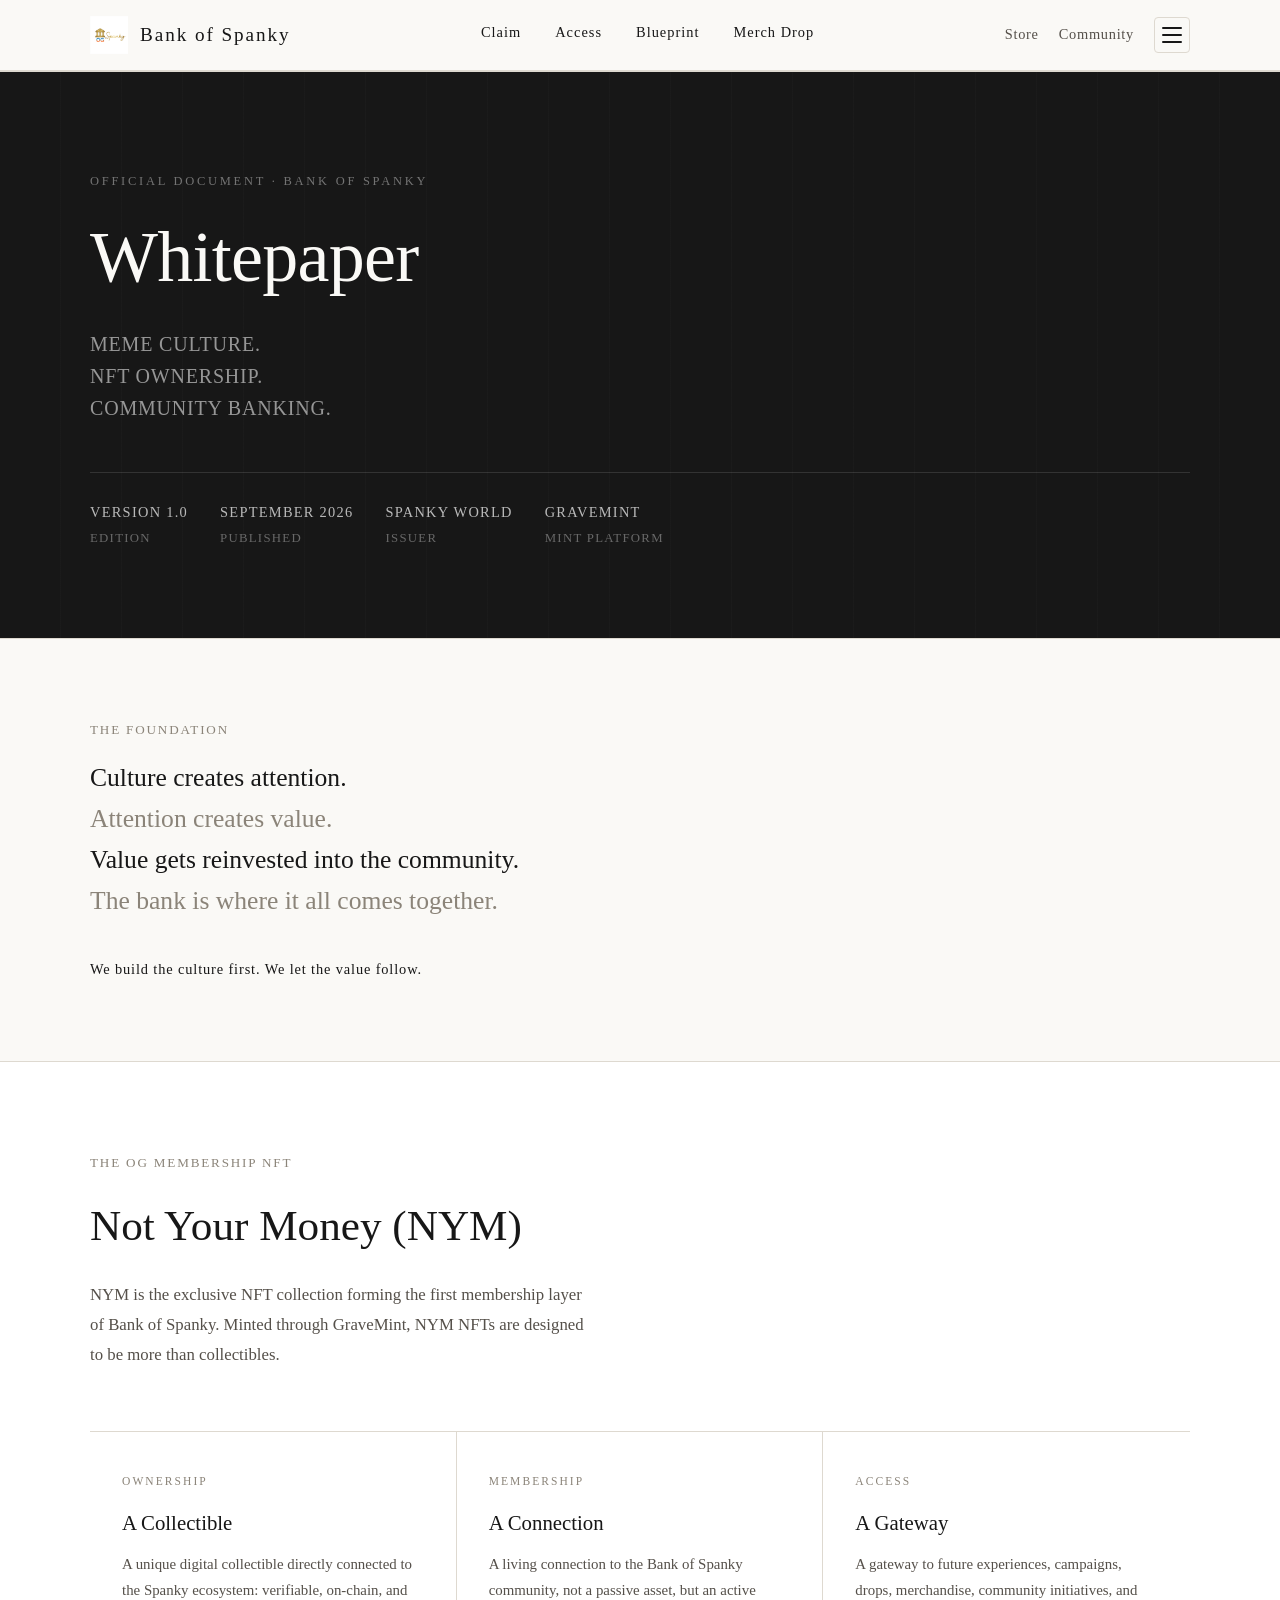
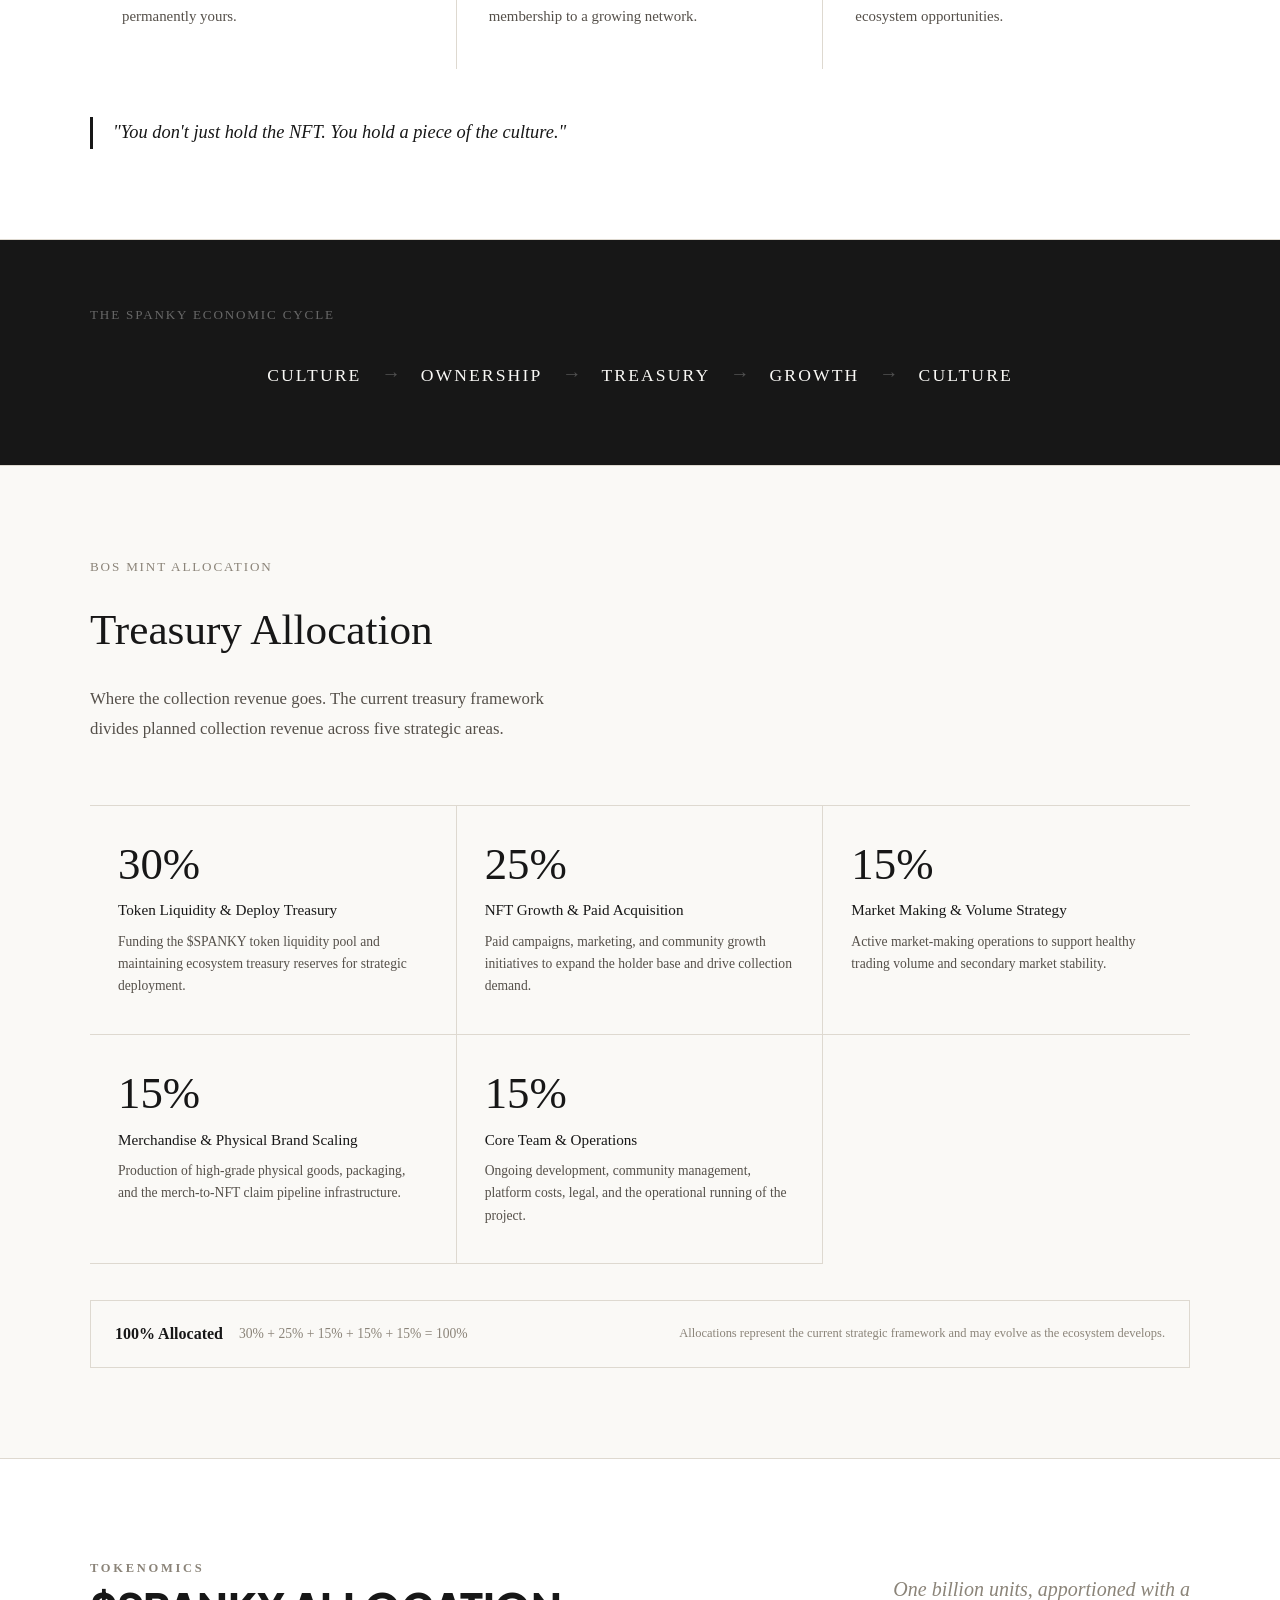
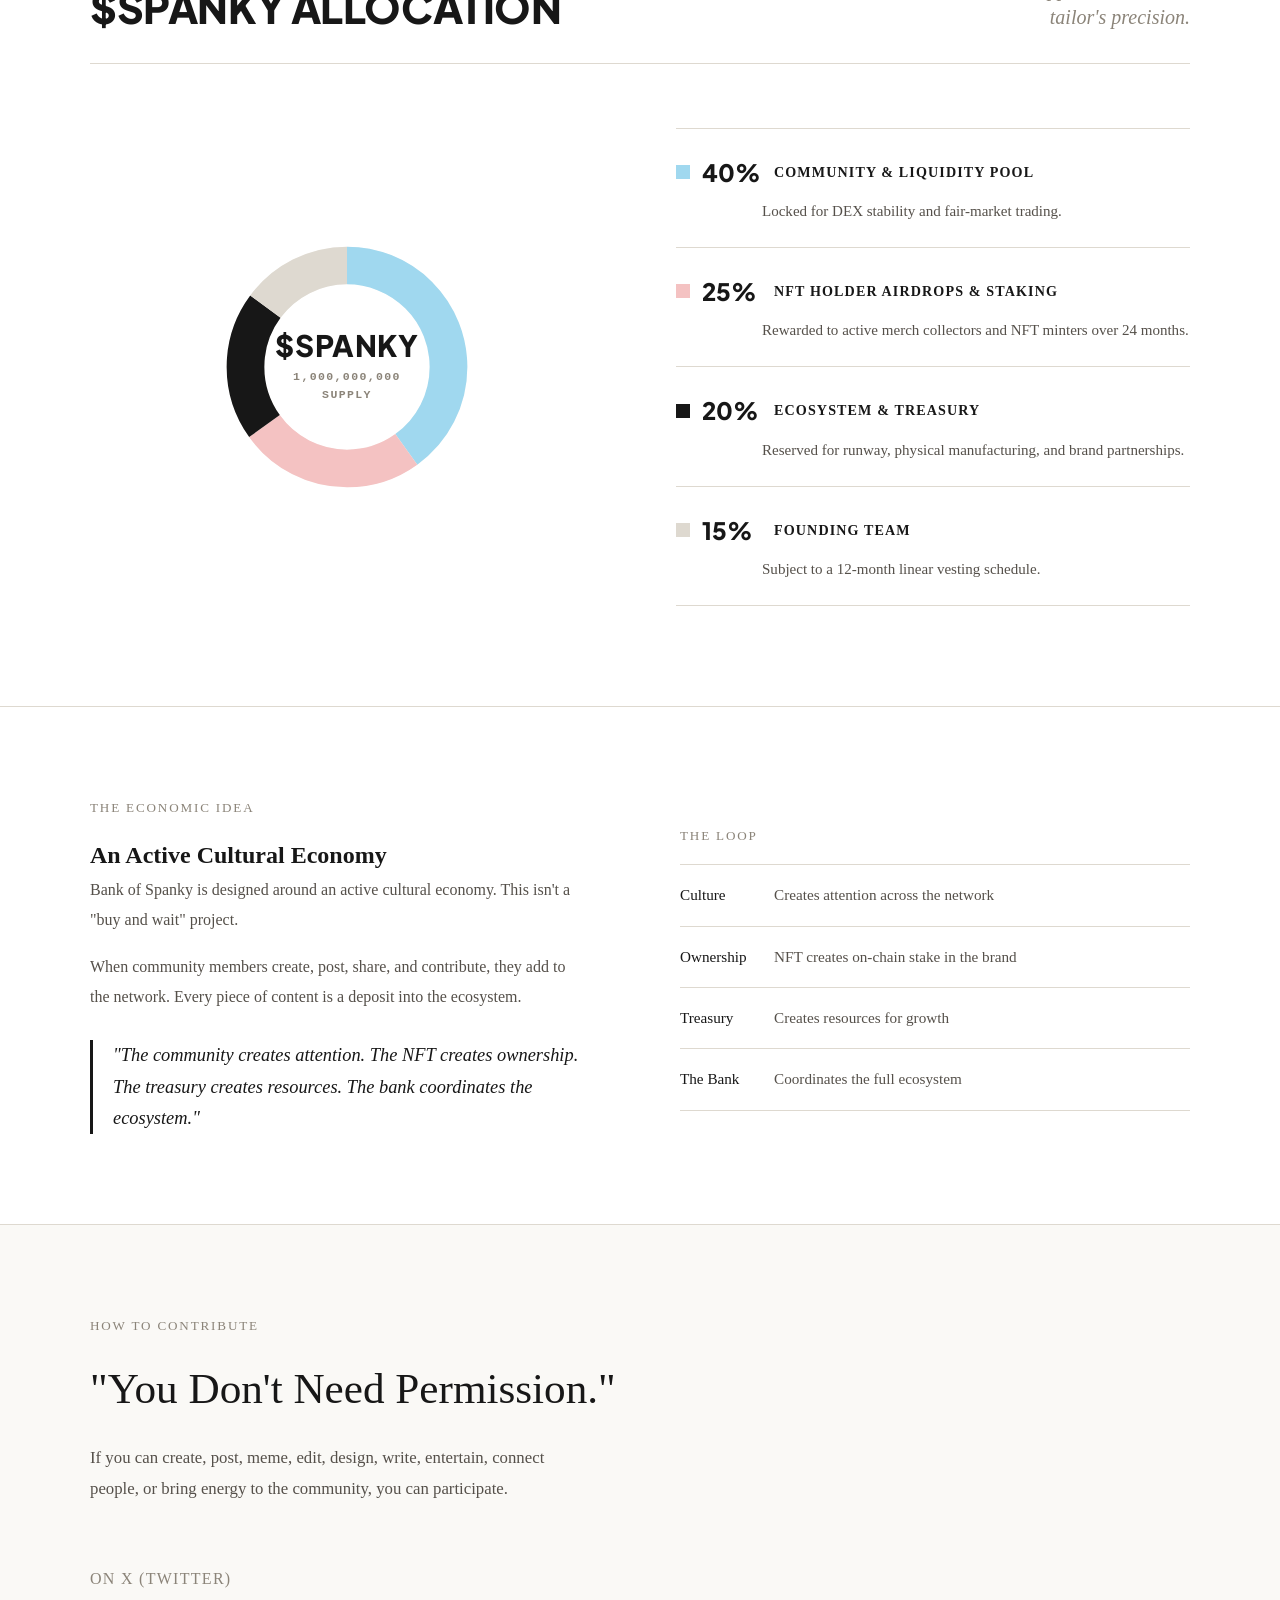
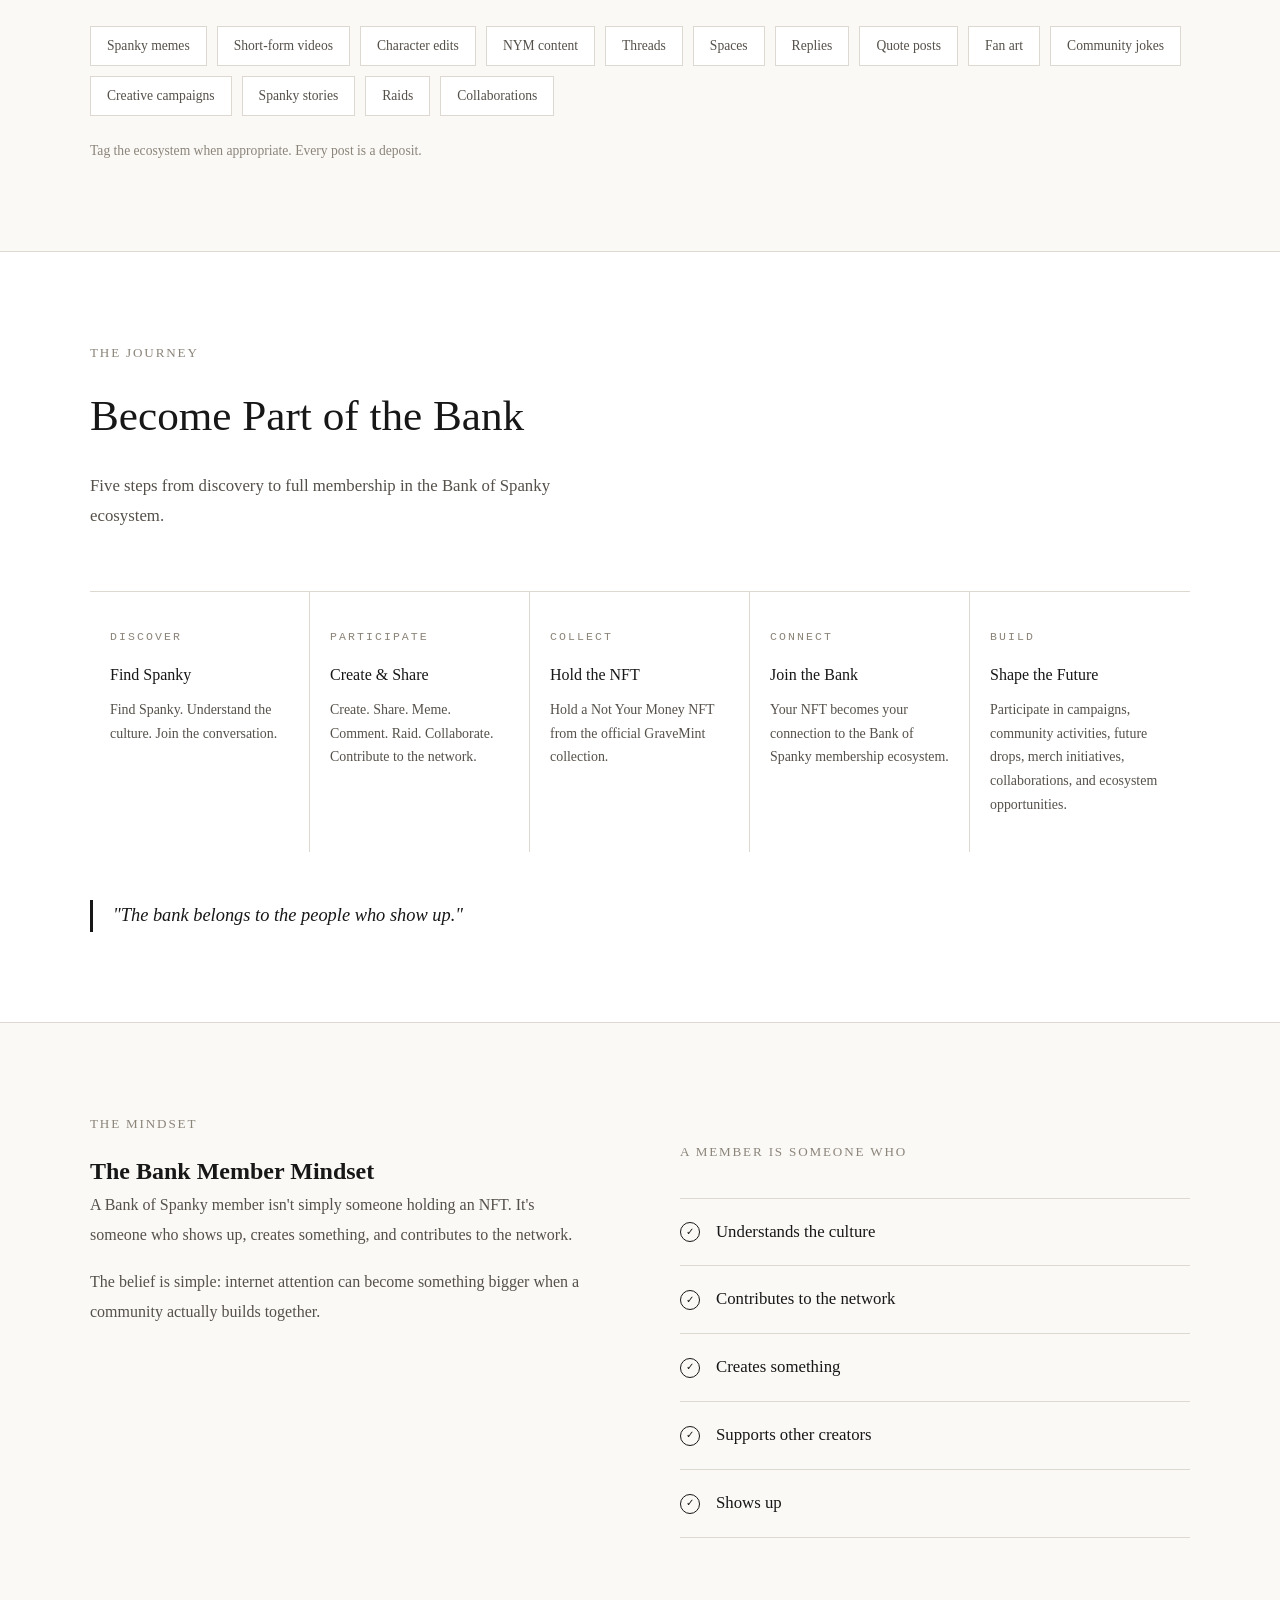
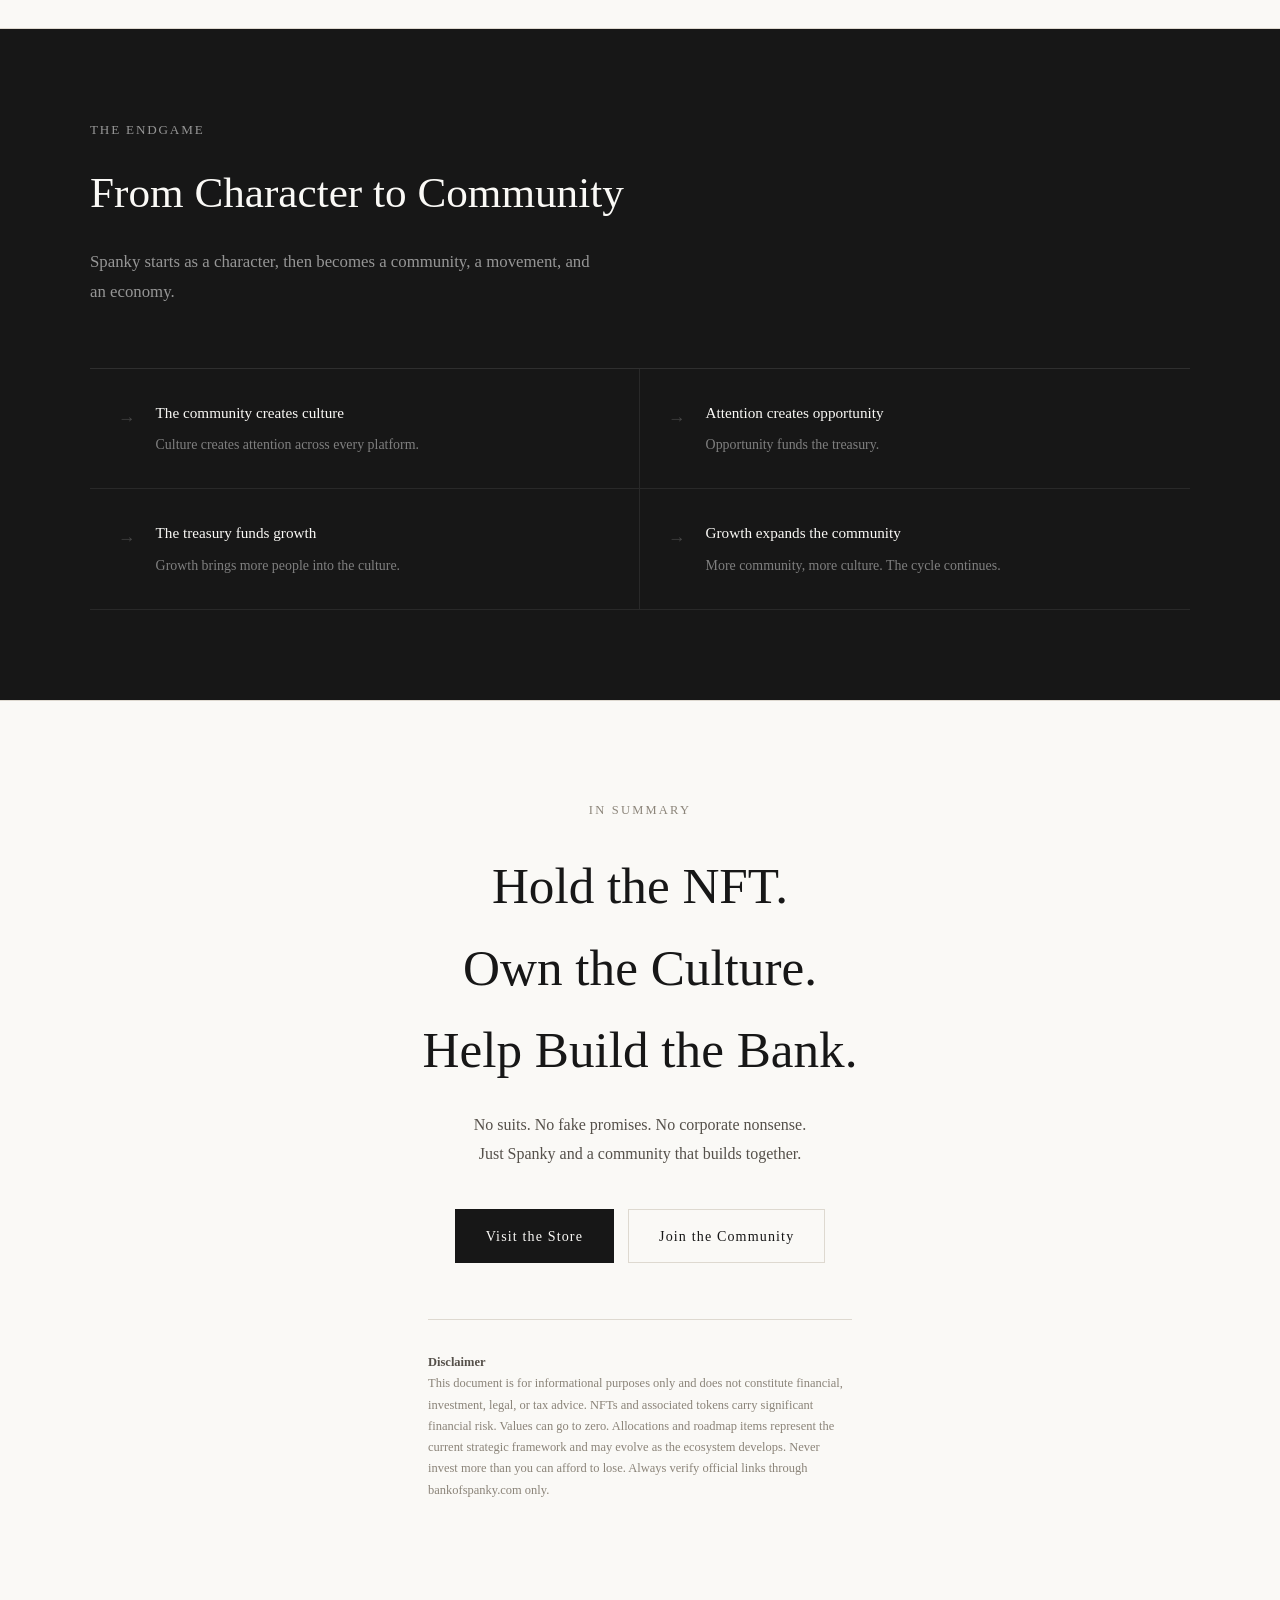
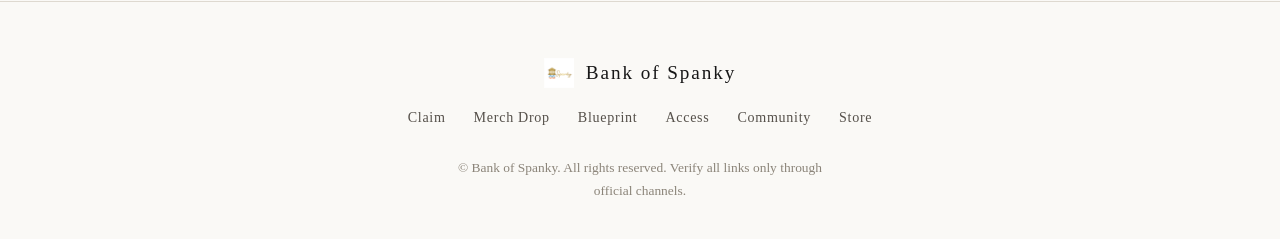
<file: whitepaper.html>
<!DOCTYPE html>
<html lang="en">

<head>
    <meta charset="UTF-8">
    <meta name="viewport" content="width=device-width, initial-scale=1.0">
    <meta name="description" content="Bank of Spanky Whitepaper. Meme Culture. NFT Ownership. Community Banking.">
    <title>Whitepaper | Bank of Spanky</title>
    <link rel="preconnect" href="https://fonts.googleapis.com">
    <link rel="preconnect" href="https://fonts.gstatic.com" crossorigin>
    <link
        href="https://fonts.googleapis.com/css2?family=Inter:wght@400;500;600;700&family=Plus+Jakarta+Sans:wght@500;600;700;800&family=Georgia&display=swap"
        rel="stylesheet">
    <link rel="stylesheet" href="spanky.css">
    <link rel="icon" type="image/png" href="logo.png">
    <style>
        /* ── COVER ── */
        .wp-cover {
            padding: 100px 0 90px;
            border-bottom: 1px solid var(--line);
            background: var(--ink);
            color: var(--ivory);
            position: relative;
            overflow: hidden;
        }

        .wp-cover::before {
            content: '';
            position: absolute;
            inset: 0;
            background: repeating-linear-gradient(90deg,
                    transparent,
                    transparent 60px,
                    rgba(255, 255, 255, 0.015) 60px,
                    rgba(255, 255, 255, 0.015) 61px);
            pointer-events: none;
        }

        .wp-cover .wrap {
            position: relative;
        }

        .wp-cover .cover-eyebrow {
            font-size: 0.78rem;
            letter-spacing: 0.22em;
            text-transform: uppercase;
            color: rgba(255, 255, 255, 0.4);
            margin-bottom: 28px;
        }

        .wp-cover h1 {
            font-size: clamp(2.6rem, 6vw, 4.5rem);
            font-weight: 400;
            line-height: 1.05;
            margin-bottom: 32px;
            letter-spacing: -0.01em;
            color: var(--ivory);
        }

        .wp-cover .cover-tagline {
            font-size: clamp(1rem, 2vw, 1.25rem);
            color: rgba(255, 255, 255, 0.55);
            line-height: 1.6;
            letter-spacing: 0.04em;
            text-transform: uppercase;
            max-width: 44ch;
            margin-bottom: 48px;
        }

        .wp-cover .cover-tagline span {
            display: block;
        }

        .cover-meta {
            display: flex;
            gap: 32px;
            flex-wrap: wrap;
            border-top: 1px solid rgba(255, 255, 255, 0.12);
            padding-top: 28px;
        }

        .cover-meta-item {
            font-size: 0.8rem;
            color: rgba(255, 255, 255, 0.35);
            letter-spacing: 0.1em;
            text-transform: uppercase;
        }

        .cover-meta-item strong {
            display: block;
            color: rgba(255, 255, 255, 0.7);
            font-weight: 400;
            margin-bottom: 4px;
            font-size: 0.9rem;
        }

        /* ── MANIFESTO STRIP ── */
        .wp-manifesto {
            padding: 80px 0;
            border-bottom: 1px solid var(--line);
            background: var(--ivory);
        }

        .manifesto-cycle {
            font-size: clamp(1.1rem, 2.5vw, 1.6rem);
            font-weight: 400;
            line-height: 1.6;
            color: var(--ink);
            max-width: 55ch;
            margin-bottom: 36px;
        }

        .manifesto-cycle em {
            font-style: normal;
            color: var(--warm-grey);
        }

        .manifesto-tagline {
            font-size: 0.9rem;
            font-weight: 500;
            color: var(--ink);
            letter-spacing: 0.06em;
        }

        /* ── GENERIC SECTION ── */
        .wp-section {
            padding: 90px 0;
            border-bottom: 1px solid var(--line);
        }

        .wp-section.bg-ivory {
            background: var(--ivory);
        }

        .wp-section.bg-paper {
            background: var(--paper);
        }

        .wp-section.bg-dark {
            background: var(--ink);
            color: var(--ivory);
        }

        .wp-section.bg-dark .section-eyebrow,
        .wp-section.bg-dark p {
            color: rgba(255, 255, 255, 0.55);
        }

        .wp-section.bg-dark h2 {
            color: var(--ivory);
        }

        /* ── TWO-COL LAYOUT ── */
        .wp-two-col {
            display: grid;
            grid-template-columns: 1fr;
            gap: 64px;
        }

        @media (min-width: 840px) {
            .wp-two-col {
                grid-template-columns: 1fr 1fr;
                gap: 80px;
            }
        }

        /* ── BODY TEXT ── */
        .wp-body {
            font-size: 1rem;
            color: var(--ink-soft);
            line-height: 1.9;
            max-width: 62ch;
        }

        .wp-body p {
            margin-bottom: 16px;
        }

        .wp-body p:last-child {
            margin-bottom: 0;
        }

        .wp-body .pull-quote {
            font-size: 1.15rem;
            color: var(--ink);
            font-style: italic;
            border-left: 3px solid var(--ink);
            padding-left: 20px;
            margin: 28px 0;
            font-family: 'Georgia', serif;
            line-height: 1.7;
        }

        /* ── NYM CARDS ── */
        .nym-grid {
            display: grid;
            grid-template-columns: 1fr;
            gap: 0;
            border-top: 1px solid var(--line);
            margin-top: 48px;
        }

        @media (min-width: 720px) {
            .nym-grid {
                grid-template-columns: repeat(3, 1fr);
            }
        }

        .nym-card {
            padding: 40px 36px 40px 0;
            border-bottom: 1px solid var(--line);
        }

        @media (min-width: 720px) {
            .nym-card {
                border-right: 1px solid var(--line);
                border-bottom: none;
                padding: 40px 32px;
            }

            .nym-card:last-child {
                border-right: none;
            }
        }

        .nym-card .card-num {
            font-size: 0.72rem;
            letter-spacing: 0.18em;
            text-transform: uppercase;
            color: var(--warm-grey);
            margin-bottom: 16px;
        }

        .nym-card h3 {
            font-size: 1.3rem;
            font-weight: 400;
            margin-bottom: 12px;
        }

        .nym-card p {
            font-size: 0.93rem;
            color: var(--ink-soft);
            line-height: 1.75;
        }

        /* ── CYCLE STRIP ── */
        .cycle-strip {
            padding: 64px 0;
            border-bottom: 1px solid var(--line);
            background: var(--ink);
        }

        .cycle-inner {
            display: flex;
            align-items: center;
            gap: 0;
            flex-wrap: wrap;
            justify-content: center;
        }

        .cycle-step {
            font-size: clamp(0.85rem, 1.8vw, 1.1rem);
            font-weight: 400;
            color: var(--ivory);
            letter-spacing: 0.12em;
            text-transform: uppercase;
            padding: 12px 20px;
            text-align: center;
        }

        .cycle-arrow {
            font-size: 1.2rem;
            color: rgba(255, 255, 255, 0.25);
            flex-shrink: 0;
        }

        /* ── TREASURY ── */
        .treasury-grid {
            display: grid;
            grid-template-columns: 1fr;
            gap: 0;
            border-top: 1px solid var(--line);
            margin-top: 48px;
        }

        @media (min-width: 640px) {
            .treasury-grid {
                grid-template-columns: repeat(2, 1fr);
            }
        }

        @media (min-width: 960px) {
            .treasury-grid {
                grid-template-columns: repeat(3, 1fr);
            }
        }

        .treasury-item {
            padding: 36px 32px 36px 0;
            border-bottom: 1px solid var(--line);
        }

        @media (min-width: 640px) {
            .treasury-item {
                border-right: 1px solid var(--line);
                padding: 36px 28px;
            }

            .treasury-item:nth-child(2n) {
                border-right: none;
            }
        }

        @media (min-width: 960px) {
            .treasury-item:nth-child(2n) {
                border-right: 1px solid var(--line);
            }

            .treasury-item:nth-child(3n) {
                border-right: none;
            }
        }

        .treasury-pct {
            font-size: 2.8rem;
            font-weight: 400;
            font-family: 'Georgia', serif;
            color: var(--ink);
            line-height: 1;
            margin-bottom: 12px;
        }

        .treasury-label {
            font-size: 0.95rem;
            font-weight: 500;
            color: var(--ink);
            margin-bottom: 8px;
        }

        .treasury-desc {
            font-size: 0.85rem;
            color: var(--ink-soft);
            line-height: 1.65;
        }

        .treasury-total {
            margin-top: 36px;
            padding: 20px 24px;
            border: 1px solid var(--line);
            background: var(--ivory);
            font-size: 0.85rem;
            color: var(--warm-grey);
            display: flex;
            gap: 16px;
            align-items: center;
            flex-wrap: wrap;
        }

        .treasury-total strong {
            color: var(--ink);
            font-size: 1rem;
        }

        /* ── CONTENT TYPES ON X ── */
        .content-cloud {
            display: flex;
            flex-wrap: wrap;
            gap: 10px;
            margin-top: 32px;
        }

        .content-tag {
            padding: 8px 16px;
            border: 1px solid var(--line);
            font-size: 0.85rem;
            color: var(--ink-soft);
            background: var(--paper);
            transition: border-color 0.2s ease, color 0.2s ease;
        }

        .content-tag:hover {
            border-color: var(--ink);
            color: var(--ink);
        }

        /* ── STEPS ── */
        .steps-grid {
            display: grid;
            grid-template-columns: 1fr;
            gap: 0;
            border-top: 1px solid var(--line);
            margin-top: 48px;
        }

        @media (min-width: 720px) {
            .steps-grid {
                grid-template-columns: repeat(5, 1fr);
            }
        }

        .step-item {
            padding: 36px 28px 36px 0;
            border-bottom: 1px solid var(--line);
        }

        @media (min-width: 720px) {
            .step-item {
                border-right: 1px solid var(--line);
                border-bottom: none;
                padding: 36px 20px;
            }

            .step-item:last-child {
                border-right: none;
            }
        }

        .step-num {
            font-size: 0.72rem;
            letter-spacing: 0.18em;
            text-transform: uppercase;
            color: var(--warm-grey);
            font-family: 'Courier New', monospace;
            margin-bottom: 16px;
        }

        .step-title {
            font-size: 1rem;
            font-weight: 500;
            margin-bottom: 10px;
        }

        .step-desc {
            font-size: 0.87rem;
            color: var(--ink-soft);
            line-height: 1.7;
        }

        /* ── MINDSET ── */
        .mindset-list {
            list-style: none;
            margin-top: 36px;
            border-top: 1px solid var(--line);
        }

        .mindset-list li {
            padding: 20px 0;
            border-bottom: 1px solid var(--line);
            font-size: 1.05rem;
            color: var(--ink);
            display: flex;
            align-items: center;
            gap: 16px;
        }

        .mindset-list .check {
            width: 20px;
            height: 20px;
            border: 1px solid var(--ink);
            border-radius: 50%;
            flex-shrink: 0;
            display: flex;
            align-items: center;
            justify-content: center;
            font-size: 0.65rem;
        }

        /* ── ENDGAME LOOP ── */
        .endgame-loop {
            display: grid;
            grid-template-columns: 1fr;
            gap: 0;
            margin-top: 48px;
            border-top: 1px solid rgba(255, 255, 255, 0.1);
        }

        @media (min-width: 720px) {
            .endgame-loop {
                grid-template-columns: repeat(2, 1fr);
            }
        }

        .endgame-item {
            padding: 32px 0;
            border-bottom: 1px solid rgba(255, 255, 255, 0.08);
            display: flex;
            gap: 20px;
            align-items: flex-start;
        }

        @media (min-width: 720px) {
            .endgame-item {
                border-right: 1px solid rgba(255, 255, 255, 0.08);
                padding: 32px 28px;
            }

            .endgame-item:nth-child(2n) {
                border-right: none;
            }
        }

        .endgame-arrow {
            font-size: 1.1rem;
            color: rgba(255, 255, 255, 0.2);
            flex-shrink: 0;
            padding-top: 3px;
        }

        .endgame-text strong {
            display: block;
            color: var(--ivory);
            font-size: 0.95rem;
            font-weight: 500;
            margin-bottom: 6px;
        }

        .endgame-text span {
            font-size: 0.87rem;
            color: rgba(255, 255, 255, 0.45);
            line-height: 1.6;
        }

        /* ── CLOSING CTA ── */
        .wp-closing {
            padding: 100px 0;
            border-bottom: 1px solid var(--line);
            background: var(--ivory);
            text-align: center;
        }

        .wp-closing h2 {
            font-size: clamp(2rem, 5vw, 3.2rem);
            font-weight: 400;
            margin-bottom: 20px;
        }

        .wp-closing .closing-copy {
            font-size: 1rem;
            color: var(--ink-soft);
            line-height: 1.8;
            max-width: 44ch;
            margin: 0 auto 40px;
        }

        .wp-disclaimer {
            margin-top: 56px;
            padding-top: 32px;
            border-top: 1px solid var(--line);
            font-size: 0.78rem;
            color: var(--warm-grey);
            line-height: 1.7;
            text-align: left;
            max-width: 68ch;
            margin-left: auto;
            margin-right: auto;
        }
    </style>
</head>

<body>

    <!-- MOBILE MENU OVERLAY -->
    <div class="mobile-menu-overlay" id="mobileMenu" role="dialog" aria-modal="true" aria-label="Navigation menu">
        <div class="mobile-menu-inner">
            <button class="menu-close-btn" id="menuCloseBtn" aria-label="Close menu">&#10005;</button>
            <nav class="mobile-nav" aria-label="Mobile navigation">
                <a href="index.html" class="mobile-nav-link">Home</a>
                <a href="claim.html" class="mobile-nav-link">Claim</a>
                <a href="access.html" class="mobile-nav-link">Access</a>
                <a href="blueprint.html" class="mobile-nav-link">Blueprint</a>
                <a href="merch.html" class="mobile-nav-link">Merch Drop</a>
                <a href="https://ogspanky.com" target="_blank" rel="noopener" class="mobile-nav-link">Store</a>
                <a href="community.html" class="mobile-nav-link">Community</a>
                <a href="whitepaper.html" class="mobile-nav-link">Whitepaper</a>
            </nav>
        </div>
    </div>

    <header>
        <nav>
            <div class="brand">
                <a href="index.html" style="display:flex;align-items:center;gap:12px;">
                    <img src="logo.png" alt="Bank of Spanky logo">
                    Bank of Spanky
                </a>
            </div>
            <div class="navlinks">
                <a href="claim.html">Claim</a>
                <a href="access.html">Access</a>
                <a href="blueprint.html">Blueprint</a>
                <a href="merch.html">Merch Drop</a>
            </div>
            <div class="nav-right">
                <div class="navicons">
                    <a href="https://ogspanky.com" target="_blank" rel="noopener">Store</a>
                    <a href="community.html">Community</a>
                </div>
                <button class="hamburger-btn" id="hamburgerBtn" aria-label="Open navigation menu" aria-expanded="false"
                    aria-controls="mobileMenu">
                    <span class="ham-line"></span>
                    <span class="ham-line"></span>
                    <span class="ham-line"></span>
                </button>
            </div>
        </nav>
    </header>
    <div class="pink-rule"></div>

    <!-- COVER -->
    <section class="wp-cover">
        <div class="wrap">
            <div class="cover-eyebrow">Official Document · Bank of Spanky</div>
            <h1>Whitepaper</h1>
            <p class="cover-tagline">
                <span>Meme Culture.</span>
                <span>NFT Ownership.</span>
                <span>Community Banking.</span>
            </p>
            <div class="cover-meta">
                <div class="cover-meta-item"><strong>Version 1.0</strong>Edition</div>
                <div class="cover-meta-item"><strong>September 2026</strong>Published</div>
                <div class="cover-meta-item"><strong>Spanky World</strong>Issuer</div>
                <div class="cover-meta-item"><strong>GraveMint</strong>Mint Platform</div>
            </div>
        </div>
    </section>

    <!-- MANIFESTO -->
    <section class="wp-manifesto">
        <div class="wrap">
            <div class="section-eyebrow">The Foundation</div>
            <p class="manifesto-cycle">
                Culture creates attention.<br>
                <em>Attention creates value.</em><br>
                Value gets reinvested into the community.<br>
                <em>The bank is where it all comes together.</em>
            </p>
            <p class="manifesto-tagline">We build the culture first. We let the value follow.</p>
        </div>
    </section>

    <!-- NOT YOUR MONEY — NYM NFT -->
    <section class="wp-section bg-paper">
        <div class="wrap">
            <div class="section-eyebrow">The OG Membership NFT</div>
            <div class="section-head">
                <h2>Not Your Money (NYM)</h2>
                <p>NYM is the exclusive NFT collection forming the first membership layer of Bank of Spanky. Minted
                    through GraveMint, NYM NFTs are designed to be more than collectibles.</p>
            </div>
            <div class="nym-grid">
                <div class="nym-card">
                    <div class="card-num">Ownership</div>
                    <h3>A Collectible</h3>
                    <p>A unique digital collectible directly connected to the Spanky ecosystem: verifiable, on-chain,
                        and permanently yours.</p>
                </div>
                <div class="nym-card">
                    <div class="card-num">Membership</div>
                    <h3>A Connection</h3>
                    <p>A living connection to the Bank of Spanky community, not a passive asset, but an active
                        membership to a growing network.</p>
                </div>
                <div class="nym-card">
                    <div class="card-num">Access</div>
                    <h3>A Gateway</h3>
                    <p>A gateway to future experiences, campaigns, drops, merchandise, community initiatives, and
                        ecosystem opportunities.</p>
                </div>
            </div>
            <div class="wp-body" style="margin-top:48px;">
                <p class="pull-quote">"You don't just hold the NFT. You hold a piece of the culture."</p>
            </div>
        </div>
    </section>

    <!-- ECONOMIC CYCLE STRIP -->
    <div class="cycle-strip">
        <div class="wrap">
            <div class="section-eyebrow" style="color:rgba(255,255,255,0.35);margin-bottom:24px;">The Spanky Economic
                Cycle</div>
            <div class="cycle-inner">
                <div class="cycle-step">Culture</div>
                <div class="cycle-arrow">→</div>
                <div class="cycle-step">Ownership</div>
                <div class="cycle-arrow">→</div>
                <div class="cycle-step">Treasury</div>
                <div class="cycle-arrow">→</div>
                <div class="cycle-step">Growth</div>
                <div class="cycle-arrow">→</div>
                <div class="cycle-step">Culture</div>
            </div>
        </div>
    </div>

    <!-- TREASURY ALLOCATION -->
    <section class="wp-section bg-ivory">
        <div class="wrap">
            <div class="section-eyebrow">BoS Mint Allocation</div>
            <div class="section-head">
                <h2>Treasury Allocation</h2>
                <p>Where the collection revenue goes. The current treasury framework divides planned collection revenue
                    across five strategic areas.</p>
            </div>
            <div class="treasury-grid">
                <div class="treasury-item">
                    <div class="treasury-pct">30%</div>
                    <div class="treasury-label">Token Liquidity &amp; Deploy Treasury</div>
                    <p class="treasury-desc">Funding the $SPANKY token liquidity pool and maintaining ecosystem treasury
                        reserves for strategic deployment.</p>
                </div>
                <div class="treasury-item">
                    <div class="treasury-pct">25%</div>
                    <div class="treasury-label">NFT Growth &amp; Paid Acquisition</div>
                    <p class="treasury-desc">Paid campaigns, marketing, and community growth initiatives to expand the
                        holder base and drive collection demand.</p>
                </div>
                <div class="treasury-item">
                    <div class="treasury-pct">15%</div>
                    <div class="treasury-label">Market Making &amp; Volume Strategy</div>
                    <p class="treasury-desc">Active market-making operations to support healthy trading volume and
                        secondary market stability.</p>
                </div>
                <div class="treasury-item">
                    <div class="treasury-pct">15%</div>
                    <div class="treasury-label">Merchandise &amp; Physical Brand Scaling</div>
                    <p class="treasury-desc">Production of high-grade physical goods, packaging, and the merch-to-NFT
                        claim pipeline infrastructure.</p>
                </div>
                <div class="treasury-item">
                    <div class="treasury-pct">15%</div>
                    <div class="treasury-label">Core Team &amp; Operations</div>
                    <p class="treasury-desc">Ongoing development, community management, platform costs, legal, and the
                        operational running of the project.</p>
                </div>
            </div>
            <div class="treasury-total">
                <strong>100% Allocated</strong>
                <span>30% + 25% + 15% + 15% + 15% = 100%</span>
                <span style="margin-left:auto;font-size:0.78rem;">Allocations represent the current strategic framework
                    and may evolve as the ecosystem develops.</span>
            </div>
        </div>
    </section>

    <!-- TOKENOMICS / $SPANKY ALLOCATION -->
    <section class="tokenomics-section" id="tokenomics">
        <div class="wrap">
            <div class="tokenomics-header">
                <div class="tokenomics-header-left">
                    <div class="tokenomics-title-wrap">
                        <span class="tokenomics-eyebrow">TOKENOMICS</span>
                        <h2 class="tokenomics-title">$SPANKY ALLOCATION</h2>
                    </div>
                </div>
                <p class="tokenomics-slogan">One billion units, apportioned with a tailor's precision.</p>
            </div>
            <div class="tokenomics-divider"></div>

            <div class="tokenomics-grid">
                <div class="tokenomics-chart-col">
                    <div class="donut-chart-container">
                        <svg viewBox="0 0 200 200" width="290" height="290" class="donut-svg"
                            aria-label="Tokenomics Allocation Donut Chart">
                            <!-- Background track ring -->
                            <circle cx="100" cy="100" r="70" fill="none" stroke="#FAF9F6" stroke-width="26" />
                            <!-- 40% Community & Liquidity Pool (#A0D8EF) -->
                            <circle cx="100" cy="100" r="70" fill="none" stroke="#A0D8EF" stroke-width="26"
                                stroke-dasharray="175.93 263.89" stroke-dashoffset="0"
                                transform="rotate(-90 100 100)" />
                            <!-- 25% NFT Holder Airdrops & Staking (#F4C2C2) -->
                            <circle cx="100" cy="100" r="70" fill="none" stroke="#F4C2C2" stroke-width="26"
                                stroke-dasharray="109.96 329.86" stroke-dashoffset="-175.93"
                                transform="rotate(-90 100 100)" />
                            <!-- 20% Ecosystem & Treasury (#171717) -->
                            <circle cx="100" cy="100" r="70" fill="none" stroke="#171717" stroke-width="26"
                                stroke-dasharray="87.96 351.86" stroke-dashoffset="-285.89"
                                transform="rotate(-90 100 100)" />
                            <!-- 15% Founding Team (#DED9D0) -->
                            <circle cx="100" cy="100" r="70" fill="none" stroke="#DED9D0" stroke-width="26"
                                stroke-dasharray="65.97 373.85" stroke-dashoffset="-373.85"
                                transform="rotate(-90 100 100)" />
                        </svg>
                        <div class="donut-center-label">
                            <span class="donut-symbol">$SPANKY</span>
                            <span class="donut-supply">1,000,000,000 SUPPLY</span>
                        </div>
                    </div>
                </div>

                <div class="tokenomics-list-col">
                    <div class="tokenomics-item">
                        <div class="tokenomics-item-head">
                            <span class="tokenomics-badge" style="background-color: #A0D8EF;"></span>
                            <span class="tokenomics-pct">40%</span>
                            <span class="tokenomics-item-title">COMMUNITY &amp; LIQUIDITY POOL</span>
                        </div>
                        <p class="tokenomics-item-desc">Locked for DEX stability and fair-market trading.</p>
                    </div>

                    <div class="tokenomics-item">
                        <div class="tokenomics-item-head">
                            <span class="tokenomics-badge" style="background-color: #F4C2C2;"></span>
                            <span class="tokenomics-pct">25%</span>
                            <span class="tokenomics-item-title">NFT HOLDER AIRDROPS &amp; STAKING</span>
                        </div>
                        <p class="tokenomics-item-desc">Rewarded to active merch collectors and NFT minters over 24
                            months.</p>
                    </div>

                    <div class="tokenomics-item">
                        <div class="tokenomics-item-head">
                            <span class="tokenomics-badge" style="background-color: #171717;"></span>
                            <span class="tokenomics-pct">20%</span>
                            <span class="tokenomics-item-title">ECOSYSTEM &amp; TREASURY</span>
                        </div>
                        <p class="tokenomics-item-desc">Reserved for runway, physical manufacturing, and brand
                            partnerships.</p>
                    </div>

                    <div class="tokenomics-item">
                        <div class="tokenomics-item-head">
                            <span class="tokenomics-badge" style="background-color: #DED9D0;"></span>
                            <span class="tokenomics-pct">15%</span>
                            <span class="tokenomics-item-title">FOUNDING TEAM</span>
                        </div>
                        <p class="tokenomics-item-desc">Subject to a 12-month linear vesting schedule.</p>
                    </div>
                </div>
            </div>
        </div>
    </section>

    <!-- THE ECONOMIC IDEA -->
    <section class="wp-section bg-paper">
        <div class="wrap">
            <div class="wp-two-col">
                <div>
                    <div class="section-eyebrow">The Economic Idea</div>
                    <h2>An Active Cultural Economy</h2>
                    <div class="wp-body">
                        <p>Bank of Spanky is designed around an active cultural economy. This isn't a "buy and wait"
                            project.</p>
                        <p>When community members create, post, share, and contribute, they add to the network. Every
                            piece of content is a deposit into the ecosystem.</p>
                        <p class="pull-quote">"The community creates attention. The NFT creates ownership. The treasury
                            creates resources. The bank coordinates the ecosystem."</p>
                    </div>
                </div>
                <div>
                    <div class="section-eyebrow" style="margin-top:28px;">The Loop</div>
                    <ul style="list-style:none;border-top:1px solid var(--line);margin-top:16px;">
                        <li
                            style="padding:18px 0;border-bottom:1px solid var(--line);font-size:0.95rem;color:var(--ink-soft);display:flex;gap:14px;align-items:center;">
                            <span style="font-weight:500;color:var(--ink);min-width:80px;">Culture</span> Creates
                            attention across the network</li>
                        <li
                            style="padding:18px 0;border-bottom:1px solid var(--line);font-size:0.95rem;color:var(--ink-soft);display:flex;gap:14px;align-items:center;">
                            <span style="font-weight:500;color:var(--ink);min-width:80px;">Ownership</span> NFT creates
                            on-chain stake in the brand</li>
                        <li
                            style="padding:18px 0;border-bottom:1px solid var(--line);font-size:0.95rem;color:var(--ink-soft);display:flex;gap:14px;align-items:center;">
                            <span style="font-weight:500;color:var(--ink);min-width:80px;">Treasury</span> Creates
                            resources for growth</li>
                        <li
                            style="padding:18px 0;border-bottom:1px solid var(--line);font-size:0.95rem;color:var(--ink-soft);display:flex;gap:14px;align-items:center;">
                            <span style="font-weight:500;color:var(--ink);min-width:80px;">The Bank</span> Coordinates
                            the full ecosystem</li>
                    </ul>
                </div>
            </div>
        </div>
    </section>

    <!-- HOW TO CONTRIBUTE -->
    <section class="wp-section bg-ivory">
        <div class="wrap">
            <div class="section-eyebrow">How to Contribute</div>
            <div class="section-head">
                <h2>"You Don't Need Permission."</h2>
                <p>If you can create, post, meme, edit, design, write, entertain, connect people, or bring energy to the
                    community, you can participate.</p>
            </div>
            <div class="wp-body" style="margin-bottom:32px;">
                <h3
                    style="font-size:1rem;font-weight:500;letter-spacing:0.08em;text-transform:uppercase;margin-bottom:0;color:var(--warm-grey);">
                    On X (Twitter)</h3>
            </div>
            <div class="content-cloud">
                <span class="content-tag">Spanky memes</span>
                <span class="content-tag">Short-form videos</span>
                <span class="content-tag">Character edits</span>
                <span class="content-tag">NYM content</span>
                <span class="content-tag">Threads</span>
                <span class="content-tag">Spaces</span>
                <span class="content-tag">Replies</span>
                <span class="content-tag">Quote posts</span>
                <span class="content-tag">Fan art</span>
                <span class="content-tag">Community jokes</span>
                <span class="content-tag">Creative campaigns</span>
                <span class="content-tag">Spanky stories</span>
                <span class="content-tag">Raids</span>
                <span class="content-tag">Collaborations</span>
            </div>
            <p style="margin-top:24px;font-size:0.85rem;color:var(--warm-grey);">Tag the ecosystem when appropriate.
                Every post is a deposit.</p>
        </div>
    </section>

    <!-- BECOME PART OF THE BANK -->
    <section class="wp-section bg-paper">
        <div class="wrap">
            <div class="section-eyebrow">The Journey</div>
            <div class="section-head">
                <h2>Become Part of the Bank</h2>
                <p>Five steps from discovery to full membership in the Bank of Spanky ecosystem.</p>
            </div>
            <div class="steps-grid">
                <div class="step-item">
                    <div class="step-num">Discover</div>
                    <div class="step-title">Find Spanky</div>
                    <p class="step-desc">Find Spanky. Understand the culture. Join the conversation.</p>
                </div>
                <div class="step-item">
                    <div class="step-num">Participate</div>
                    <div class="step-title">Create &amp; Share</div>
                    <p class="step-desc">Create. Share. Meme. Comment. Raid. Collaborate. Contribute to the network.</p>
                </div>
                <div class="step-item">
                    <div class="step-num">Collect</div>
                    <div class="step-title">Hold the NFT</div>
                    <p class="step-desc">Hold a Not Your Money NFT from the official GraveMint collection.</p>
                </div>
                <div class="step-item">
                    <div class="step-num">Connect</div>
                    <div class="step-title">Join the Bank</div>
                    <p class="step-desc">Your NFT becomes your connection to the Bank of Spanky membership ecosystem.
                    </p>
                </div>
                <div class="step-item">
                    <div class="step-num">Build</div>
                    <div class="step-title">Shape the Future</div>
                    <p class="step-desc">Participate in campaigns, community activities, future drops, merch
                        initiatives, collaborations, and ecosystem opportunities.</p>
                </div>
            </div>
            <div class="wp-body" style="margin-top:48px;">
                <p class="pull-quote">"The bank belongs to the people who show up."</p>
            </div>
        </div>
    </section>

    <!-- THE BANK MEMBER MINDSET -->
    <section class="wp-section bg-ivory">
        <div class="wrap">
            <div class="wp-two-col">
                <div>
                    <div class="section-eyebrow">The Mindset</div>
                    <h2>The Bank Member Mindset</h2>
                    <div class="wp-body">
                        <p>A Bank of Spanky member isn't simply someone holding an NFT. It's someone who shows up,
                            creates something, and contributes to the network.</p>
                        <p>The belief is simple: internet attention can become something bigger when a community
                            actually builds together.</p>
                    </div>
                </div>
                <div>
                    <div class="section-eyebrow" style="margin-top:28px;">A member is someone who</div>
                    <ul class="mindset-list">
                        <li><span class="check">✓</span> Understands the culture</li>
                        <li><span class="check">✓</span> Contributes to the network</li>
                        <li><span class="check">✓</span> Creates something</li>
                        <li><span class="check">✓</span> Supports other creators</li>
                        <li><span class="check">✓</span> Shows up</li>
                    </ul>
                </div>
            </div>
        </div>
    </section>

    <!-- THE ENDGAME -->
    <section class="wp-section bg-dark">
        <div class="wrap">
            <div class="section-eyebrow">The Endgame</div>
            <div class="section-head">
                <h2>From Character to Community</h2>
                <p>Spanky starts as a character, then becomes a community, a movement, and an economy.</p>
            </div>
            <div class="endgame-loop">
                <div class="endgame-item">
                    <div class="endgame-arrow">→</div>
                    <div class="endgame-text">
                        <strong>The community creates culture</strong>
                        <span>Culture creates attention across every platform.</span>
                    </div>
                </div>
                <div class="endgame-item">
                    <div class="endgame-arrow">→</div>
                    <div class="endgame-text">
                        <strong>Attention creates opportunity</strong>
                        <span>Opportunity funds the treasury.</span>
                    </div>
                </div>
                <div class="endgame-item">
                    <div class="endgame-arrow">→</div>
                    <div class="endgame-text">
                        <strong>The treasury funds growth</strong>
                        <span>Growth brings more people into the culture.</span>
                    </div>
                </div>
                <div class="endgame-item">
                    <div class="endgame-arrow">→</div>
                    <div class="endgame-text">
                        <strong>Growth expands the community</strong>
                        <span>More community, more culture. The cycle continues.</span>
                    </div>
                </div>
            </div>
        </div>
    </section>

    <!-- CLOSING -->
    <section class="wp-closing">
        <div class="wrap">
            <p
                style="font-size:0.78rem;letter-spacing:0.18em;text-transform:uppercase;color:var(--warm-grey);margin-bottom:24px;">
                In Summary</p>
            <h2>Hold the NFT.<br>Own the Culture.<br>Help Build the Bank.</h2>
            <p class="closing-copy">No suits. No fake promises. No corporate nonsense. Just Spanky and a community that
                builds together.</p>
            <div style="display:flex;gap:14px;justify-content:center;flex-wrap:wrap;">
                <a href="https://ogspanky.com" target="_blank" rel="noopener" class="btn btn-primary">Visit the
                    Store</a>
                <a href="community.html" class="btn btn-secondary">Join the Community</a>
            </div>
            <div class="wp-disclaimer">
                <strong style="color:var(--ink-soft);">Disclaimer</strong><br>
                This document is for informational purposes only and does not constitute financial, investment, legal,
                or tax advice. NFTs and associated tokens carry significant financial risk. Values can go to zero.
                Allocations and roadmap items represent the current strategic framework and may evolve as the ecosystem
                develops. Never invest more than you can afford to lose. Always verify official links through
                bankofspanky.com only.
            </div>
        </div>
    </section>

    <!-- FOOTER -->
    <footer>
        <div class="wrap">
            <div class="brand">
                <a href="index.html" style="display:flex;align-items:center;gap:12px;justify-content:center;">
                    <img src="logo.png" alt="Bank of Spanky logo">
                    Bank of Spanky
                </a>
            </div>
            <div class="footer-links">
                <a href="claim.html">Claim</a>
                <a href="merch.html">Merch Drop</a>
                <a href="blueprint.html">Blueprint</a>
                <a href="access.html">Access</a>
                <a href="community.html">Community</a>
                <a href="https://ogspanky.com" target="_blank" rel="noopener">Store</a>
            </div>
            <p class="notice">© Bank of Spanky. All rights reserved. Verify all links only through official channels.
            </p>
        </div>
    </footer>

    <script>
        const hamburgerBtn = document.getElementById('hamburgerBtn');
        const menuCloseBtn = document.getElementById('menuCloseBtn');
        const mobileMenu = document.getElementById('mobileMenu');
        const mobileLinks = document.querySelectorAll('.mobile-nav-link');
        function openMenu() { mobileMenu.classList.add('is-open'); hamburgerBtn.setAttribute('aria-expanded', 'true'); document.body.style.overflow = 'hidden'; }
        function closeMenu() { mobileMenu.classList.remove('is-open'); hamburgerBtn.setAttribute('aria-expanded', 'false'); document.body.style.overflow = ''; }
        hamburgerBtn.addEventListener('click', openMenu);
        menuCloseBtn.addEventListener('click', closeMenu);
        mobileLinks.forEach(l => l.addEventListener('click', closeMenu));
        mobileMenu.addEventListener('click', e => { if (e.target === mobileMenu) closeMenu(); });
        document.addEventListener('keydown', e => { if (e.key === 'Escape') closeMenu(); });
    </script>

</body>

</html>
</file>
<file: spanky.css>
/* ============================================================
   BANK OF SPANKY - Preserved Brand Design System
   ============================================================ */

/* ---------- DESIGN TOKENS ---------- */
:root {
    --ivory: #FAF9F6;
    --paper: #FFFFFF;
    --ink: #171717;
    --ink-soft: #55504A;
    --line: #DED9D0;
    --warm-grey: #8B8479;
}

/* ---------- RESET ---------- */
* {
    box-sizing: border-box;
    margin: 0;
    padding: 0;
}

/* ---------- BASE ---------- */
body {
    background: var(--ivory);
    color: var(--ink);
    font-family: 'Georgia', 'Times New Roman', serif;
    font-size: 16px;
    line-height: 1.6;
}

a {
    color: inherit;
    text-decoration: none;
}

.wrap {
    max-width: 1180px;
    margin: 0 auto;
    padding: 0 40px;
}

img {
    display: block;
    max-width: 100%;
    height: auto;
}

/* ---------- NAV ---------- */
header {
    position: sticky;
    top: 0;
    z-index: 50;
    background: rgba(250, 249, 246, 0.96);
    border-bottom: 1px solid var(--line);
}

nav {
    display: flex;
    align-items: center;
    justify-content: space-between;
    padding: 16px 40px;
    max-width: 1180px;
    margin: 0 auto;
}

.brand {
    display: flex;
    align-items: center;
    gap: 12px;
    font-size: 1.2rem;
    letter-spacing: 0.1em;
    font-weight: 400;
}

.brand img {
    height: 38px;
    width: auto;
}

.navlinks {
    display: none;
    gap: 34px;
    font-size: 0.9rem;
    letter-spacing: 0.07em;
    color: var(--ink);
}

@media (min-width: 900px) {
    .navlinks {
        display: flex;
    }
}

.navlinks a {
    padding-bottom: 4px;
    border-bottom: 1px solid transparent;
    transition: border-color 0.2s ease;
}

.navlinks a:hover {
    border-color: var(--ink);
}

.navicons {
    display: flex;
    gap: 20px;
    font-size: 0.9rem;
    letter-spacing: 0.05em;
    color: var(--ink-soft);
}

/* ---------- NAV RIGHT WRAPPER ---------- */
.nav-right {
    display: flex;
    align-items: center;
    gap: 20px;
}

/* ---------- HAMBURGER BUTTON ---------- */
.hamburger-btn {
    display: flex;
    flex-direction: column;
    justify-content: center;
    gap: 5px;
    width: 36px;
    height: 36px;
    background: transparent;
    border: 1px solid var(--line);
    cursor: pointer;
    padding: 4px;
    border-radius: 4px;
    transition: background 0.2s ease, border-color 0.2s ease;
}

.hamburger-btn:hover {
    background: rgba(0, 0, 0, 0.05);
    border-color: var(--ink);
}

.ham-line {
    display: block;
    width: 20px;
    height: 2px;
    background: var(--ink);
    border-radius: 2px;
    transition: transform 0.3s ease, opacity 0.3s ease;
    margin: 0 auto;
}

@media (max-width: 899px) {
    .navicons {
        display: none;
    }
}

/* ---------- MOBILE MENU OVERLAY ---------- */
.mobile-menu-overlay {
    position: fixed;
    inset: 0;
    z-index: 200;
    background: rgba(0, 0, 0, 0.4);
    visibility: hidden;
    opacity: 0;
    transition: opacity 0.25s ease, visibility 0.25s ease;
}

.mobile-menu-overlay.is-open {
    visibility: visible;
    opacity: 1;
}

.mobile-menu-inner {
    position: absolute;
    top: 0;
    left: 0;
    right: 0;
    background: var(--paper);
    padding: 20px 0 32px;
    transform: translateY(-100%);
    transition: transform 0.3s cubic-bezier(0.4, 0, 0.2, 1);
    box-shadow: 0 8px 32px rgba(0, 0, 0, 0.12);
}

.mobile-menu-overlay.is-open .mobile-menu-inner {
    transform: translateY(0);
}

.menu-close-btn {
    display: block;
    margin-left: auto;
    margin-right: 20px;
    margin-bottom: 10px;
    background: transparent;
    border: 1px solid var(--line);
    width: 36px;
    height: 36px;
    font-size: 1rem;
    cursor: pointer;
    border-radius: 4px;
    color: var(--ink);
    transition: background 0.2s ease;
}

.menu-close-btn:hover {
    background: var(--line);
}

.mobile-nav {
    display: flex;
    flex-direction: column;
}

.mobile-nav-link {
    padding: 14px 28px;
    font-size: 1rem;
    letter-spacing: 0.06em;
    color: var(--ink);
    border-bottom: 1px solid var(--line);
    transition: background 0.15s ease, color 0.15s ease;
}

.mobile-nav-link:hover {
    background: var(--ivory);
    color: var(--ink);
    font-weight: 500;
}

.pink-rule {
    height: 1px;
    background: var(--line);
}

/* ---------- HERO ---------- */
.hero {
    padding: 80px 0 100px;
}

.hero-grid {
    display: grid;
    grid-template-columns: 1fr;
    gap: 56px;
    align-items: center;
}

@media (min-width: 900px) {
    .hero-grid {
        grid-template-columns: 1fr 1fr;
    }
}

.hero-tag {
    font-size: 0.82rem;
    letter-spacing: 0.18em;
    color: var(--warm-grey);
    margin-bottom: 22px;
    text-transform: uppercase;
}

.hero h1 {
    font-size: clamp(2.6rem, 5.5vw, 4rem);
    font-weight: 400;
    letter-spacing: 0.01em;
    line-height: 1.1;
    margin-bottom: 26px;
    color: var(--ink);
}

.hero .sub {
    color: var(--ink-soft);
    font-size: 1.12rem;
    line-height: 1.8;
    max-width: 44ch;
    margin-bottom: 28px;
}

/* ---------- COUNTDOWN TIMER ---------- */
.countdown-label {
    font-size: 0.82rem;
    letter-spacing: 0.14em;
    color: var(--warm-grey);
    margin-bottom: 14px;
    text-transform: uppercase;
}

.countdown {
    display: flex;
    gap: 8px;
    flex-wrap: wrap;
    margin-bottom: 32px;
}

.cd-box {
    display: flex;
    flex-direction: column;
    align-items: center;
    justify-content: center;
    background: var(--paper);
    border: 1px solid var(--line);
    min-width: 80px;
    padding: 14px 12px 10px;
    flex: 1;
}

.cd-num {
    font-size: clamp(2rem, 5vw, 3rem);
    font-weight: 400;
    color: var(--ink);
    line-height: 1;
    font-family: 'Georgia', serif;
    letter-spacing: 0.02em;
}

.cd-unit {
    font-size: 0.8rem;
    letter-spacing: 0.1em;
    color: var(--warm-grey);
    margin-top: 6px;
    text-transform: capitalize;
}

.cd-ended {
    font-size: 1.1rem;
    color: var(--ink);
    letter-spacing: 0.06em;
    padding: 20px 0;
}

/* ---------- BUTTONS ---------- */
.cta-row {
    display: flex;
    gap: 18px;
    flex-wrap: wrap;
}

.btn {
    padding: 15px 30px;
    font-family: inherit;
    font-size: 0.88rem;
    letter-spacing: 0.08em;
    cursor: pointer;
    border-radius: 0;
    transition: all 0.2s ease;
}

.btn-primary {
    background: var(--ink);
    color: var(--ivory);
    border: 1px solid var(--ink);
}

.btn-primary:hover {
    background: var(--ivory);
    color: var(--ink);
    border-color: var(--ink);
}

.btn-secondary {
    background: transparent;
    color: var(--ink);
    border: 1px solid var(--line);
}

.btn-secondary:hover {
    background: var(--ink);
    color: var(--ivory);
    border-color: var(--ink);
}

/* ---------- HERO MEDIA ---------- */
.hero-media {
    position: relative;
    aspect-ratio: 4/5;
    background: var(--paper);
    border: 1px solid var(--line);
    overflow: hidden;
}

.hero-media img {
    width: 100%;
    height: 100%;
    object-fit: cover;
}

.rarity-badge {
    position: absolute;
    top: 18px;
    left: 18px;
    background: var(--paper);
    border: 1px solid var(--ink);
    font-size: 0.78rem;
    letter-spacing: 0.06em;
    padding: 6px 12px;
    z-index: 2;
    color: var(--ink);
}

.rarity-badge.two {
    top: auto;
    bottom: 18px;
    left: auto;
    right: 18px;
}

/* ---------- VIDEO STRIP ---------- */
.video-strip {
    border-bottom: 1px solid var(--line);
    background: #000000;
    width: 100%;
    overflow: hidden;
    position: relative;
    display: flex;
    justify-content: center;
    align-items: center;
}

.video-strip video {
    width: 100%;
    height: auto;
    max-width: 100%;
    max-height: 80vh;
    display: block;
    object-fit: contain;
    border: none;
    outline: none;
}

/* ---------- SECTION SHELL ---------- */
section {
    padding: 100px 0;
    border-bottom: 1px solid var(--line);
}

.section-eyebrow {
    font-size: 0.82rem;
    letter-spacing: 0.14em;
    color: var(--warm-grey);
    margin-bottom: 18px;
    text-transform: uppercase;
}

.section-head {
    max-width: 680px;
    margin-bottom: 60px;
}

.section-head h2 {
    font-size: clamp(2rem, 3.6vw, 2.7rem);
    font-weight: 400;
    margin-bottom: 20px;
    color: var(--ink);
}

.section-head p {
    color: var(--ink-soft);
    font-size: 1.05rem;
    line-height: 1.8;
    max-width: 60ch;
}

/* ---------- CATEGORY TILES ---------- */
.cat-grid {
    display: grid;
    grid-template-columns: 1fr;
    border-top: 1px solid var(--line);
}

@media (min-width: 760px) {
    .cat-grid {
        grid-template-columns: repeat(4, 1fr);
    }
}

.cat-card {
    border-bottom: 1px solid var(--line);
    padding: 0 0 36px;
    background: var(--ivory);
    transition: background 0.2s ease;
}

@media (min-width: 760px) {
    .cat-card {
        border-right: 1px solid var(--line);
        padding: 0 28px 36px;
    }

    .cat-card:last-child {
        border-right: none;
    }
}

.cat-card img {
    width: 100%;
    aspect-ratio: 1/1;
    object-fit: cover;
    margin-bottom: 22px;
    border-bottom: 1px solid var(--line);
}

.cat-card h3 {
    font-size: 1.1rem;
    font-weight: 400;
    letter-spacing: 0.03em;
    margin-bottom: 10px;
    padding: 0 28px;
    color: var(--ink);
}

@media (min-width: 760px) {
    .cat-card h3 {
        padding: 0;
    }
}

.cat-card p {
    color: var(--ink-soft);
    font-size: 1rem;
    margin-bottom: 18px;
    padding: 0 28px;
}

@media (min-width: 760px) {
    .cat-card p {
        padding: 0;
    }
}

.text-link {
    display: inline-block;
    font-size: 0.86rem;
    letter-spacing: 0.08em;
    border-bottom: 1px solid var(--ink);
    padding: 0 28px 3px;
    color: var(--ink);
    transition: opacity 0.2s ease;
}

.text-link:hover {
    opacity: 0.7;
}

@media (min-width: 760px) {
    .text-link {
        padding: 0 0 3px;
    }
}

/* ---------- MERCH PIPELINE ---------- */
.pipeline {
    display: grid;
    grid-template-columns: 1fr;
    border-top: 1px solid var(--line);
}

@media (min-width: 760px) {
    .pipeline {
        grid-template-columns: repeat(3, 1fr);
    }
}

.pipeline-step {
    padding: 40px 36px 40px 0;
    border-bottom: 1px solid var(--line);
}

@media (min-width: 760px) {
    .pipeline-step {
        border-right: 1px solid var(--line);
        padding: 40px 36px;
    }

    .pipeline-step:last-child {
        border-right: none;
    }
}

.pipeline-step .num {
    font-size: 0.85rem;
    letter-spacing: 0.1em;
    color: var(--warm-grey);
    margin-bottom: 16px;
}

.pipeline-step h3 {
    font-size: 1.15rem;
    font-weight: 400;
    margin-bottom: 12px;
    color: var(--ink);
}

.pipeline-step p {
    color: var(--ink-soft);
    font-size: 1rem;
    line-height: 1.75;
}

/* ---------- ACCESS GRID ---------- */
.access-grid {
    display: grid;
    grid-template-columns: 1fr;
    border-top: 1px solid var(--line);
}

@media (min-width: 760px) {
    .access-grid {
        grid-template-columns: repeat(3, 1fr);
    }
}

.access-card {
    padding: 40px 36px 40px 0;
    border-bottom: 1px solid var(--line);
}

@media (min-width: 760px) {
    .access-card {
        border-right: 1px solid var(--line);
        padding: 40px 36px;
    }

    .access-card:last-child {
        border-right: none;
    }
}

.access-card h3 {
    font-size: 1.15rem;
    font-weight: 400;
    margin-bottom: 14px;
    color: var(--ink);
}

.access-card p {
    color: var(--ink-soft);
    font-size: 1rem;
    line-height: 1.8;
}

/* ---------- BLUEPRINT ---------- */
.alloc-row {
    display: grid;
    grid-template-columns: 1fr;
    gap: 8px 40px;
    padding: 32px 0;
    border-top: 1px solid var(--line);
    align-items: baseline;
}

.alloc-row.last {
    border-bottom: 1px solid var(--line);
}

@media (min-width: 700px) {
    .alloc-row {
        grid-template-columns: 260px 1fr;
    }
}

.alloc-row h3 {
    font-size: 1.15rem;
    font-weight: 400;
    color: var(--ink);
}

.alloc-row p {
    color: var(--ink-soft);
    font-size: 1rem;
    line-height: 1.8;
}

.disclosure {
    margin-top: 32px;
    padding: 20px 24px;
    border: 1px solid var(--line);
    border-left: 3px solid var(--ink);
    font-size: 0.82rem;
    color: var(--ink-soft);
    max-width: 680px;
    line-height: 1.7;
    background: var(--paper);
}

/* ---------- WHO IS SPANKY ---------- */
.story {
    text-align: center;
}

.story .section-eyebrow {
    text-align: center;
}

.story h2 {
    font-size: clamp(2rem, 3.6vw, 2.6rem);
    font-weight: 400;
    margin: 0 auto 22px;
    max-width: 20ch;
    color: var(--ink);
}

.story p {
    max-width: 56ch;
    margin: 0 auto 28px;
    color: var(--ink-soft);
    font-size: 1.08rem;
    line-height: 1.8;
}

.story .text-link {
    padding: 0 0 3px;
}

/* ---------- NEWSLETTER ---------- */
.newsletter {
    text-align: center;
    background: var(--ivory);
    border-top: 1px solid var(--line);
}

.newsletter h2 {
    font-size: clamp(1.8rem, 3.2vw, 2.3rem);
    font-weight: 400;
    margin-bottom: 14px;
    color: var(--ink);
}

.newsletter p {
    color: var(--ink-soft);
    margin-bottom: 34px;
}

.newsletter-form {
    display: flex;
    justify-content: center;
    max-width: 440px;
    margin: 0 auto;
    border: 1px solid var(--ink);
    background: var(--paper);
}

.newsletter-form input {
    flex: 1;
    padding: 15px 18px;
    border: none;
    background: transparent;
    font-family: inherit;
    font-size: 0.9rem;
    color: var(--ink);
}

.newsletter-form input:focus {
    outline: none;
}

.newsletter-form button {
    padding: 15px 26px;
    background: var(--ink);
    color: var(--ivory);
    border: none;
    font-family: inherit;
    font-size: 0.76rem;
    letter-spacing: 0.1em;
    cursor: pointer;
    transition: background 0.2s ease;
}

.newsletter-form button:hover {
    background: var(--ink-soft);
}

/* ---------- FOOTER ---------- */
footer {
    padding: 56px 0 36px;
    text-align: center;
    background: var(--ivory);
}

.footer-links {
    display: flex;
    flex-wrap: wrap;
    justify-content: center;
    gap: 28px;
    font-size: 0.88rem;
    letter-spacing: 0.05em;
    color: var(--ink-soft);
    margin-bottom: 28px;
}

.footer-links a:hover {
    color: var(--ink);
}

footer .brand {
    justify-content: center;
    margin-bottom: 18px;
}

footer .brand img {
    height: 30px;
    width: auto;
}

footer p.notice {
    font-size: 0.84rem;
    color: var(--warm-grey);
    max-width: 60ch;
    margin: 0 auto;
    line-height: 1.7;
}

/* ---------- BRAND INTRODUCTION PILLS ---------- */
.pill-matrix {
    display: grid;
    grid-template-columns: repeat(2, 1fr);
    gap: 16px;
    margin-top: 40px;
}

@media (min-width: 760px) {
    .pill-matrix {
        grid-template-columns: repeat(4, 1fr);
    }
}

.pill-item {
    background: var(--paper);
    border: 1px solid var(--line);
    padding: 24px 18px;
    text-align: center;
    border-radius: 6px;
    transition: transform 0.2s ease, border-color 0.2s ease, box-shadow 0.2s ease;
}

.pill-item:hover {
    transform: translateY(-2px);
    border-color: var(--ink);
    box-shadow: 0 6px 20px rgba(0, 0, 0, 0.05);
}

.pill-icon {
    font-size: 1.5rem;
    margin-bottom: 10px;
    display: block;
}

.pill-title {
    font-size: 0.85rem;
    font-weight: 700;
    letter-spacing: 0.08em;
    text-transform: uppercase;
    color: var(--ink);
}

/* ---------- FLOW DIAGRAM ---------- */
.flow-diagram {
    display: flex;
    flex-direction: column;
    align-items: center;
    justify-content: space-between;
    gap: 12px;
    margin-top: 48px;
    padding: 32px 24px;
    background: var(--paper);
    border: 1px solid var(--line);
    border-radius: 8px;
}

@media (min-width: 800px) {
    .flow-diagram {
        flex-direction: row;
    }
}

.flow-node {
    display: flex;
    flex-direction: column;
    align-items: center;
    gap: 8px;
    padding: 16px 24px;
    background: var(--ivory);
    border: 1px solid var(--line);
    border-radius: 6px;
    min-width: 140px;
    text-align: center;
}

.flow-node-title {
    font-size: 0.82rem;
    font-weight: 700;
    letter-spacing: 0.08em;
    text-transform: uppercase;
    color: var(--ink);
}

.flow-arrow {
    font-size: 1.4rem;
    color: var(--warm-grey);
}

@media (max-width: 799px) {
    .flow-arrow {
        transform: rotate(90deg);
    }
}

/* ---------- MERCH SHOWCASE ---------- */
.merch-grid {
    display: grid;
    grid-template-columns: 1fr;
    gap: 28px;
    margin-top: 48px;
}

@media (min-width: 760px) {
    .merch-grid {
        grid-template-columns: repeat(3, 1fr);
    }
}

.merch-card {
    background: var(--paper);
    border: 1px solid var(--line);
    border-radius: 6px;
    overflow: hidden;
    display: flex;
    flex-direction: column;
    transition: transform 0.25s ease, box-shadow 0.25s ease;
}

.merch-card:hover {
    transform: translateY(-4px);
    box-shadow: 0 12px 28px rgba(0, 0, 0, 0.07);
    border-color: var(--ink);
}

.merch-card-img-wrap {
    position: relative;
    aspect-ratio: 1/1;
    background: var(--ivory);
    border-bottom: 1px solid var(--line);
    overflow: hidden;
}

.merch-card-img-wrap img {
    width: 100%;
    height: 100%;
    object-fit: cover;
    transition: transform 0.3s ease;
}

.merch-card:hover .merch-card-img-wrap img {
    transform: scale(1.04);
}

.merch-badge {
    position: absolute;
    top: 14px;
    right: 14px;
    background: var(--paper);
    border: 1px solid var(--ink);
    font-size: 0.72rem;
    font-weight: 700;
    letter-spacing: 0.08em;
    text-transform: uppercase;
    padding: 4px 10px;
    border-radius: 4px;
}

.merch-card-body {
    padding: 24px;
    display: flex;
    flex-direction: column;
    flex: 1;
}

.merch-card-body h3 {
    font-size: 1.15rem;
    font-weight: 600;
    margin-bottom: 8px;
    color: var(--ink);
}

.merch-card-body p {
    font-size: 0.92rem;
    color: var(--ink-soft);
    line-height: 1.6;
    margin-bottom: 20px;
    flex: 1;
}

.merch-card-footer {
    display: flex;
    align-items: center;
    justify-content: space-between;
    border-top: 1px solid var(--line);
    padding-top: 16px;
}

.merch-price {
    font-size: 0.95rem;
    font-weight: 700;
    color: var(--ink);
}

/* ---------- NAV CTA BUTTON ---------- */
.nav-cta-btn {
    background: var(--ink);
    color: var(--paper);
    padding: 10px 20px;
    font-size: 0.8rem;
    font-weight: 700;
    letter-spacing: 0.08em;
    text-transform: uppercase;
    border-radius: 4px;
    border: 1px solid var(--ink);
    transition: background 0.2s ease, color 0.2s ease;
    text-decoration: none;
}

.nav-cta-btn:hover {
    background: var(--paper);
    color: var(--ink);
}

/* ---------- TOKENOMICS SECTION ---------- */
.tokenomics-section {
    padding: 100px 0;
    border-bottom: 1px solid var(--line);
    background: var(--paper);
}

.tokenomics-header {
    display: flex;
    flex-direction: column;
    gap: 20px;
}

@media (min-width: 768px) {
    .tokenomics-header {
        flex-direction: row;
        justify-content: space-between;
        align-items: flex-end;
    }
}

.tokenomics-header-left {
    display: flex;
    align-items: center;
    gap: 24px;
}

.tokenomics-num {
    font-size: clamp(3.8rem, 7vw, 6rem);
    font-weight: 800;
    color: #E6E2DC;
    line-height: 0.85;
    font-family: 'Plus Jakarta Sans', sans-serif;
    letter-spacing: -0.04em;
    user-select: none;
}

.tokenomics-title-wrap {
    display: flex;
    flex-direction: column;
}

.tokenomics-eyebrow {
    font-size: 0.78rem;
    letter-spacing: 0.22em;
    color: var(--warm-grey);
    text-transform: uppercase;
    font-weight: 700;
    margin-bottom: 6px;
}

.tokenomics-title {
    font-size: clamp(1.8rem, 3.8vw, 2.6rem);
    font-weight: 800;
    color: var(--ink);
    letter-spacing: -0.01em;
    margin: 0;
    line-height: 1.1;
    font-family: 'Plus Jakarta Sans', sans-serif;
}

.tokenomics-slogan {
    font-family: 'Georgia', serif;
    font-style: italic;
    font-size: clamp(1rem, 1.8vw, 1.25rem);
    color: var(--warm-grey);
    line-height: 1.4;
    max-width: 34ch;
    margin: 0;
}

@media (min-width: 768px) {
    .tokenomics-slogan {
        text-align: right;
    }
}

.tokenomics-divider {
    border-bottom: 1px solid var(--line);
    margin-top: 32px;
    margin-bottom: 64px;
}

.tokenomics-grid {
    display: grid;
    grid-template-columns: 1fr;
    gap: 56px;
    align-items: center;
}

@media (min-width: 860px) {
    .tokenomics-grid {
        grid-template-columns: 1fr 1fr;
        gap: 72px;
    }
}

/* Donut Chart Container */
.donut-chart-container {
    position: relative;
    width: 290px;
    height: 290px;
    margin: 0 auto;
    display: flex;
    align-items: center;
    justify-content: center;
}

.donut-svg {
    width: 100%;
    height: 100%;
}

.donut-center-label {
    position: absolute;
    top: 50%;
    left: 50%;
    transform: translate(-50%, -50%);
    text-align: center;
    display: flex;
    flex-direction: column;
    align-items: center;
    justify-content: center;
    pointer-events: none;
}

.donut-symbol {
    font-size: 1.85rem;
    font-weight: 800;
    color: var(--ink);
    letter-spacing: 0.02em;
    font-family: 'Plus Jakarta Sans', sans-serif;
    line-height: 1.1;
}

.donut-supply {
    font-size: 0.72rem;
    letter-spacing: 0.12em;
    color: var(--warm-grey);
    font-family: monospace, sans-serif;
    font-weight: 600;
    margin-top: 6px;
    text-transform: uppercase;
}

/* Allocation List Items */
.tokenomics-list-col {
    display: flex;
    flex-direction: column;
}

.tokenomics-item {
    padding: 24px 0;
    border-bottom: 1px solid var(--line);
}

.tokenomics-item:first-child {
    border-top: 1px solid var(--line);
}

.tokenomics-item-head {
    display: flex;
    align-items: center;
    gap: 12px;
}

.tokenomics-badge {
    width: 14px;
    height: 14px;
    flex-shrink: 0;
    display: inline-block;
}

.tokenomics-pct {
    font-size: 1.5rem;
    font-weight: 800;
    color: var(--ink);
    font-family: 'Plus Jakarta Sans', sans-serif;
    min-width: 60px;
}

.tokenomics-item-title {
    font-size: 0.88rem;
    font-weight: 700;
    letter-spacing: 0.08em;
    color: var(--ink);
    text-transform: uppercase;
}

.tokenomics-item-desc {
    color: var(--ink-soft);
    font-size: 0.94rem;
    line-height: 1.6;
    margin: 8px 0 0 86px;
}

@media (max-width: 480px) {
    .tokenomics-item-desc {
        margin-left: 0;
    }
}

/* ============================================================
   RESPONSIVE DESIGN SYSTEM & MULTI-DEVICE MEDIA QUERIES
   ============================================================ */

/* --- GLOBAL VIEWPORT SAFEGUARDS --- */
html {
    overflow-x: hidden;
    scroll-behavior: smooth;
    -webkit-text-size-adjust: 100%;
}

body {
    overflow-x: hidden;
    max-width: 100vw;
}

img,
video,
canvas,
svg,
iframe,
table {
    max-width: 100%;
    height: auto;
}

/* --- TABLET & SMALL LAPTOPS (Max 1024px) --- */
@media (max-width: 1024px) {
    .wrap {
        padding: 0 32px;
    }

    .hero-grid {
        gap: 40px;
    }

    .tokenomics-grid {
        gap: 48px;
    }
}

/* --- TABLET PORTRAIT & PHABLETS (Max 768px) --- */
@media (max-width: 768px) {
    .wrap {
        padding: 0 20px;
    }

    header nav {
        padding: 14px 20px;
    }

    .brand {
        font-size: 1.1rem;
    }

    section {
        padding: 60px 0;
    }

    .page-hero,
    .hero {
        padding: 48px 0 56px;
    }

    .hero-grid {
        grid-template-columns: 1fr;
        gap: 36px;
    }

    .hero h1 {
        font-size: clamp(2.2rem, 7.5vw, 3.2rem);
    }

    .hero .sub {
        font-size: 1rem;
        line-height: 1.65;
        max-width: 100%;
    }

    .section-head {
        margin-bottom: 40px;
    }

    .section-head h2 {
        font-size: clamp(1.8rem, 5vw, 2.4rem);
    }

    .cat-card h3,
    .cat-card p,
    .text-link {
        padding: 0;
    }

    .pipeline-step,
    .access-card,
    .step-card {
        padding: 32px 0;
    }

    .tokenomics-section {
        padding: 60px 0;
    }

    .tokenomics-header {
        flex-direction: column;
        align-items: flex-start;
        gap: 16px;
    }

    .tokenomics-slogan {
        text-align: left;
    }

    .tokenomics-num {
        font-size: 3.8rem;
    }

    .tokenomics-divider {
        margin-top: 24px;
        margin-bottom: 40px;
    }

    .tokenomics-grid {
        grid-template-columns: 1fr;
        gap: 40px;
    }
}

/* --- MOBILE MEDIUM & SMALL (Max 480px) --- */
@media (max-width: 480px) {
    .wrap {
        padding: 0 16px;
    }

    header nav {
        padding: 12px 16px;
    }

    .brand {
        font-size: 1rem;
        letter-spacing: 0.05em;
    }

    .cta-row {
        flex-direction: column;
        width: 100%;
        gap: 12px;
    }

    .cta-row .btn {
        width: 100%;
        text-align: center;
        padding: 16px 20px;
        display: block;
    }

    .countdown {
        display: grid;
        grid-template-columns: repeat(2, 1fr);
        gap: 10px;
    }

    .cd-box {
        min-width: unset;
        padding: 12px 8px;
    }

    .cd-num {
        font-size: 2rem;
    }

    .pill-matrix {
        grid-template-columns: repeat(2, 1fr);
        gap: 10px;
    }

    .pill-item {
        padding: 16px 10px;
    }

    .pill-title {
        font-size: 0.75rem;
    }

    .newsletter-form {
        flex-direction: column;
        border: none;
        background: transparent;
        gap: 10px;
    }

    .newsletter-form input {
        border: 1px solid var(--ink);
        background: var(--paper);
        width: 100%;
        padding: 14px 16px;
    }

    .newsletter-form button {
        width: 100%;
        padding: 16px;
    }

    footer {
        padding: 40px 0 24px;
    }

    .footer-links {
        gap: 14px 18px;
        font-size: 0.85rem;
    }
}

/* --- ULTRA SMALL DEVICES (Max 360px) --- */
@media (max-width: 360px) {
    .brand {
        font-size: 0.9rem;
    }

    .donut-chart-container {
        width: 240px;
        height: 240px;
    }

    .donut-symbol {
        font-size: 1.4rem;
    }

    .pill-matrix {
        grid-template-columns: 1fr;
    }
}

/* ---------- ACCESSIBILITY PREFERS REDUCED MOTION ---------- */
@media (prefers-reduced-motion: reduce) {

    *,
    ::before,
    ::after {
        animation-duration: 0.01ms !important;
        animation-iteration-count: 1 !important;
        transition-duration: 0.01ms !important;
        scroll-behavior: auto !important;
    }
}
</file>
